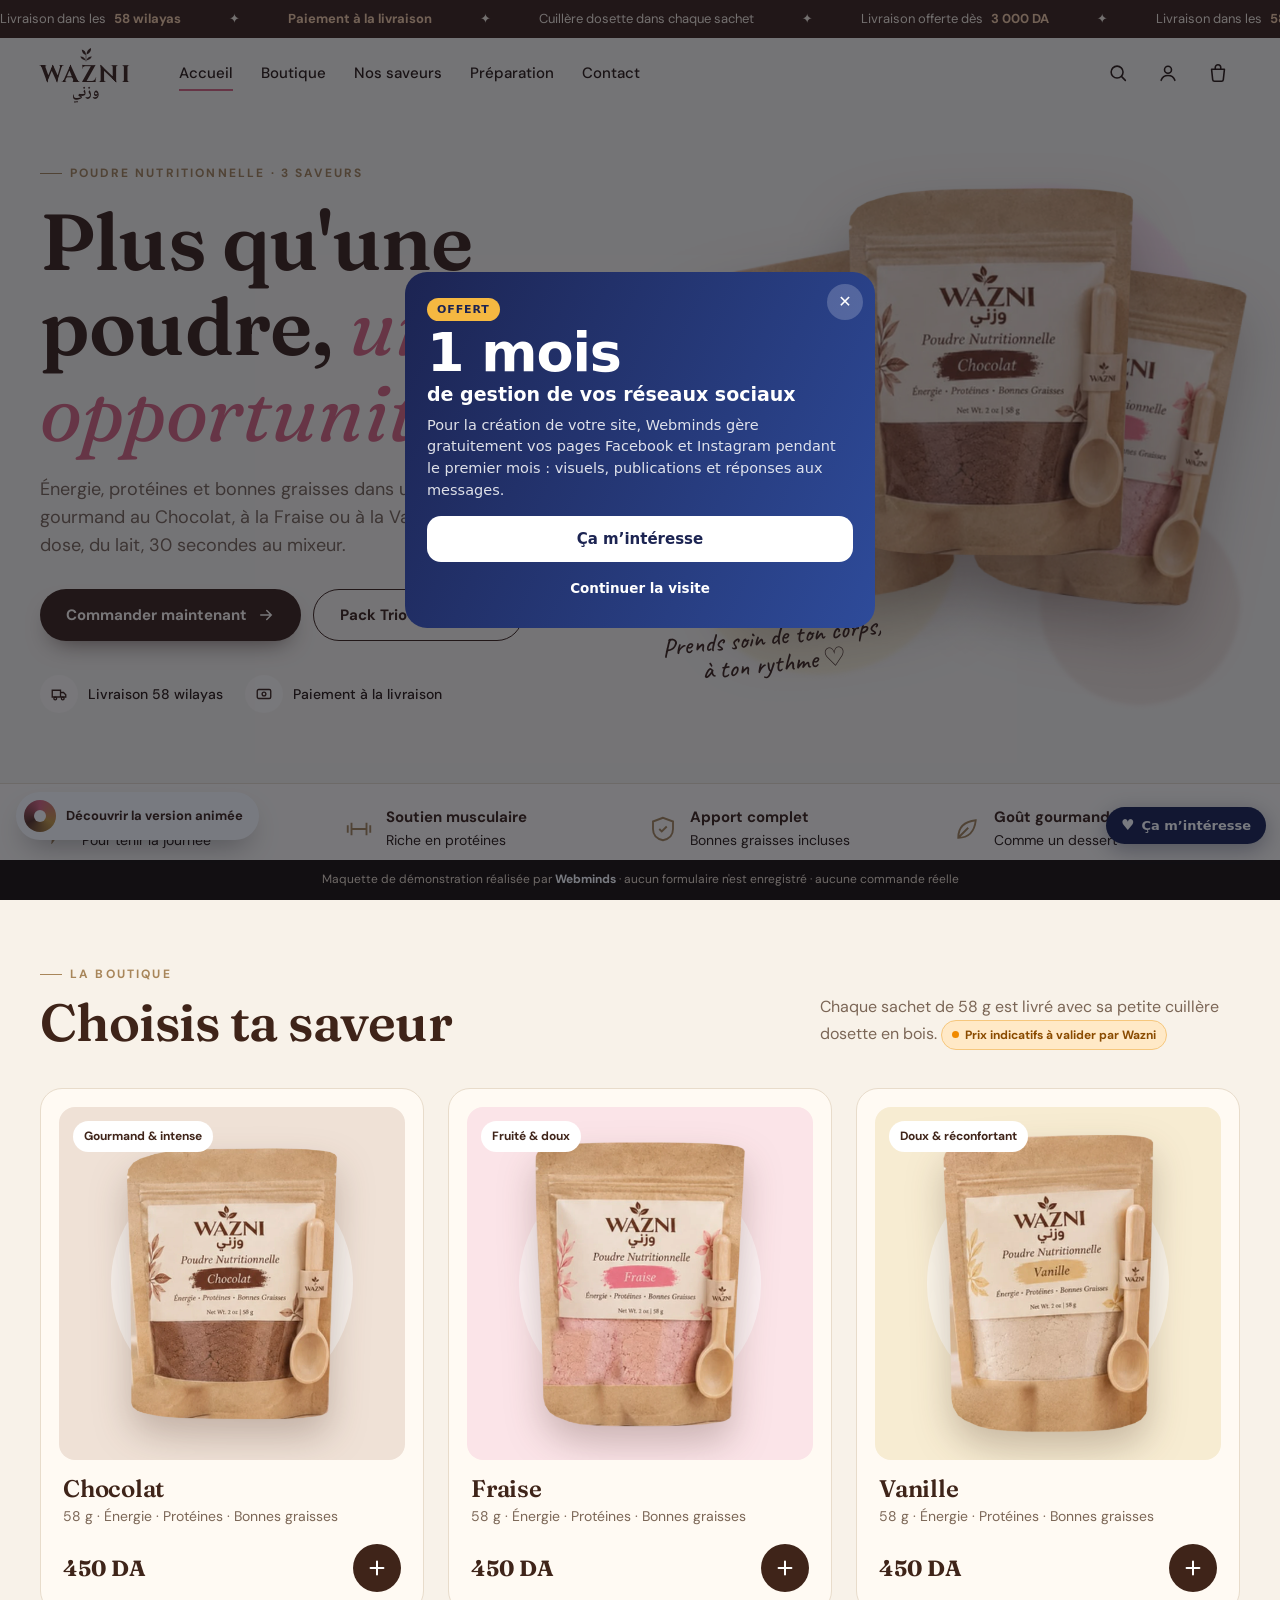
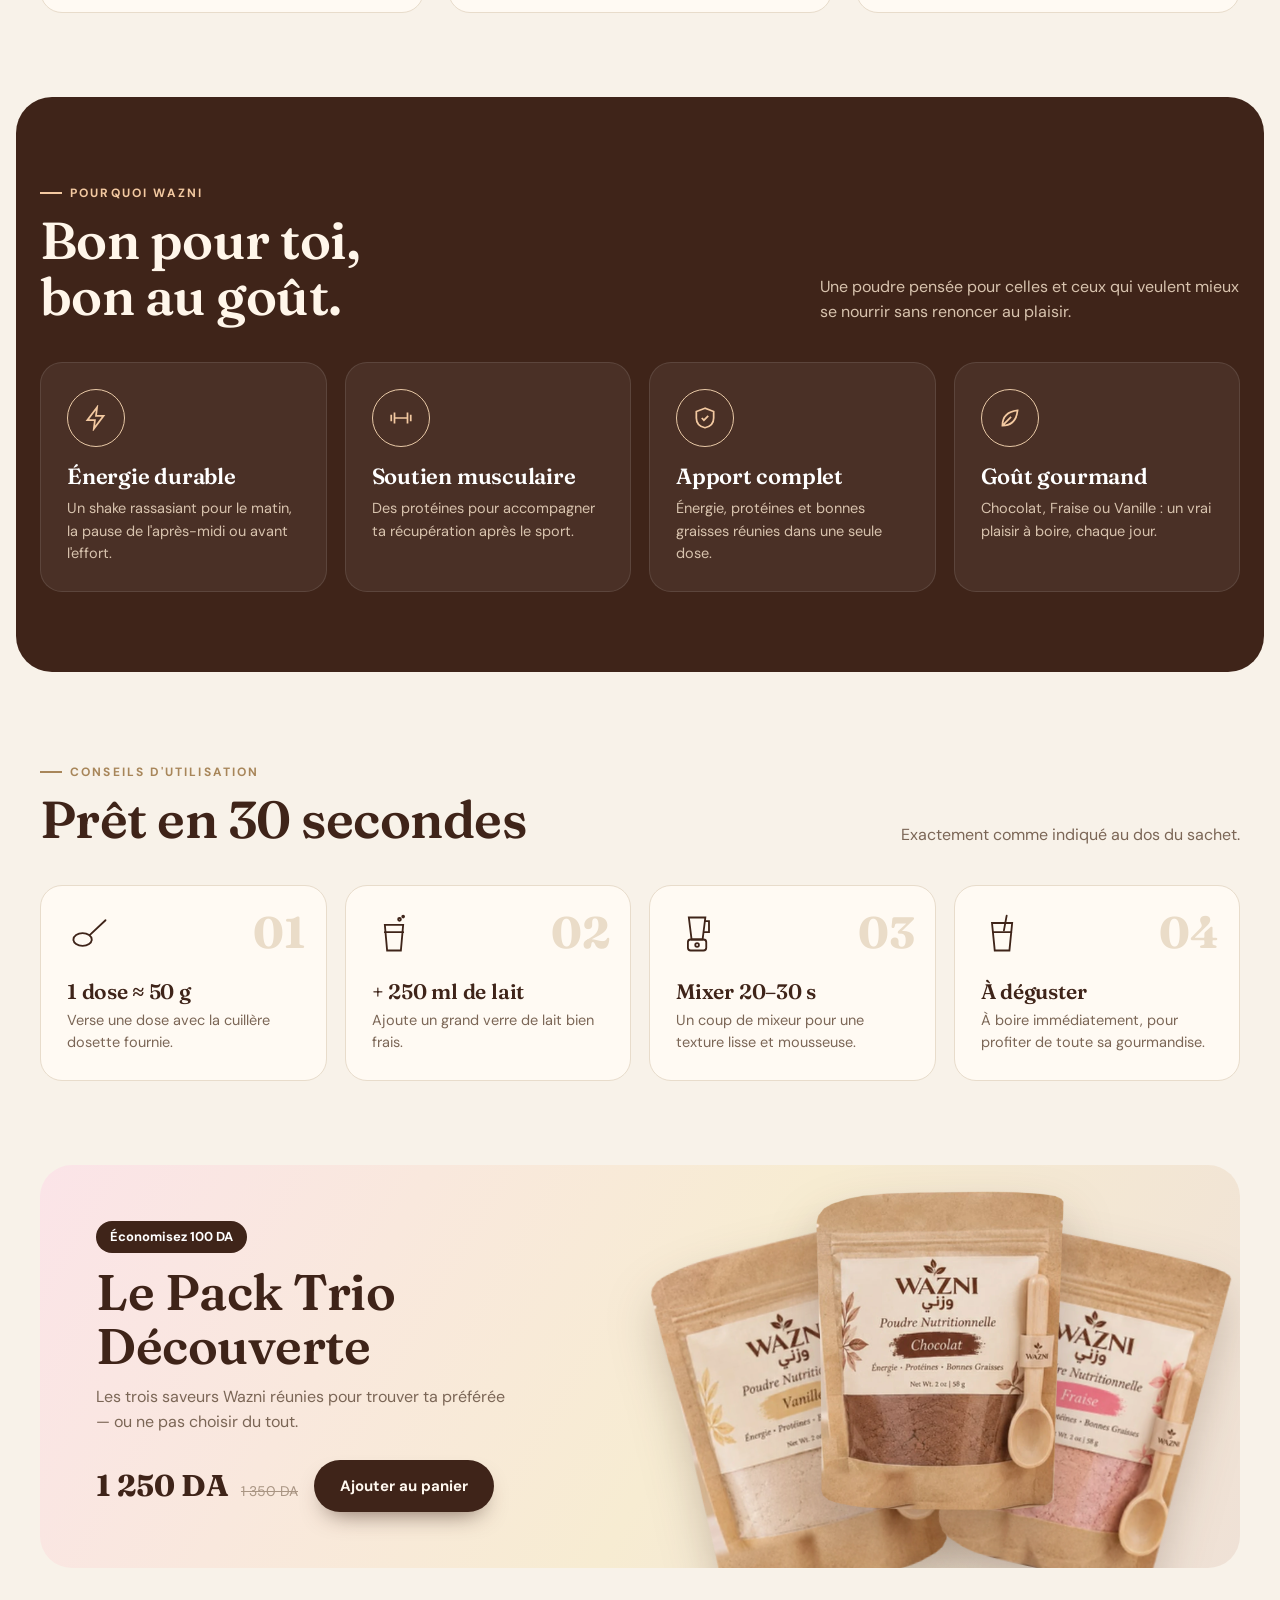
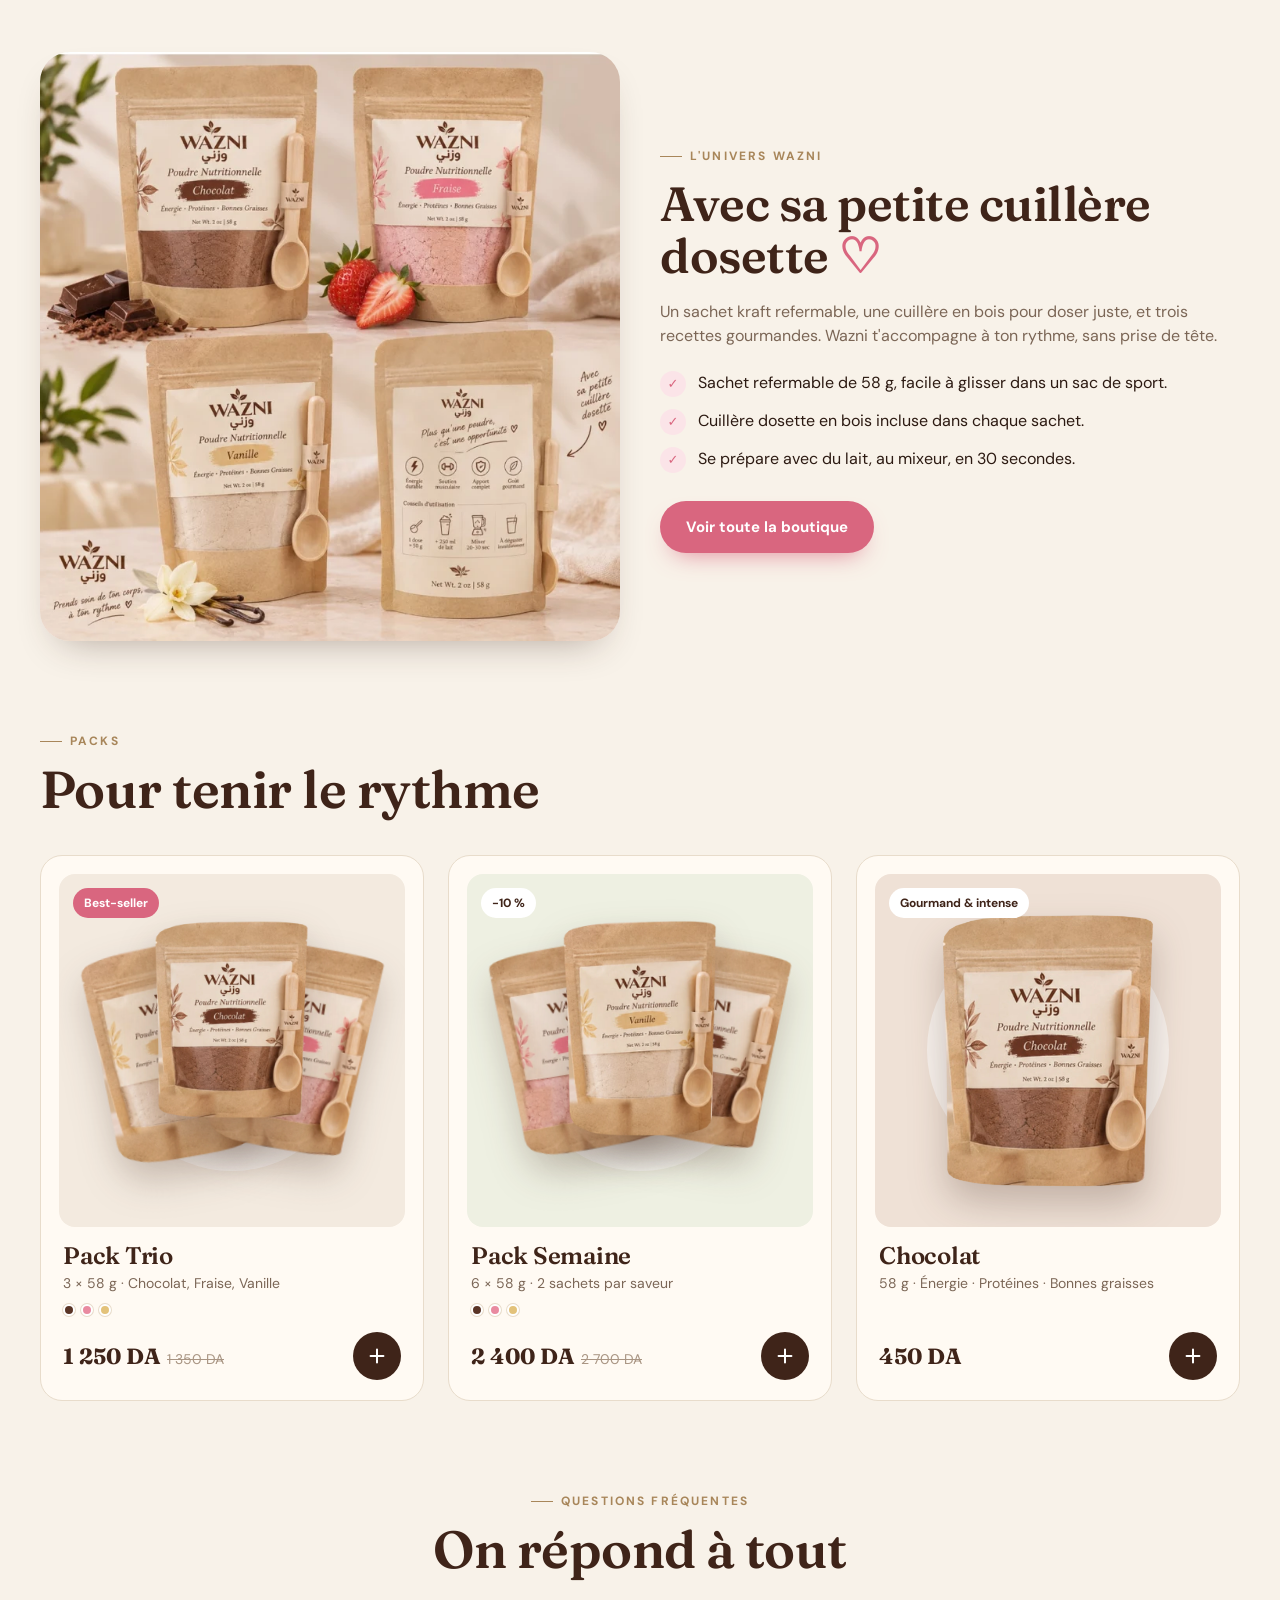
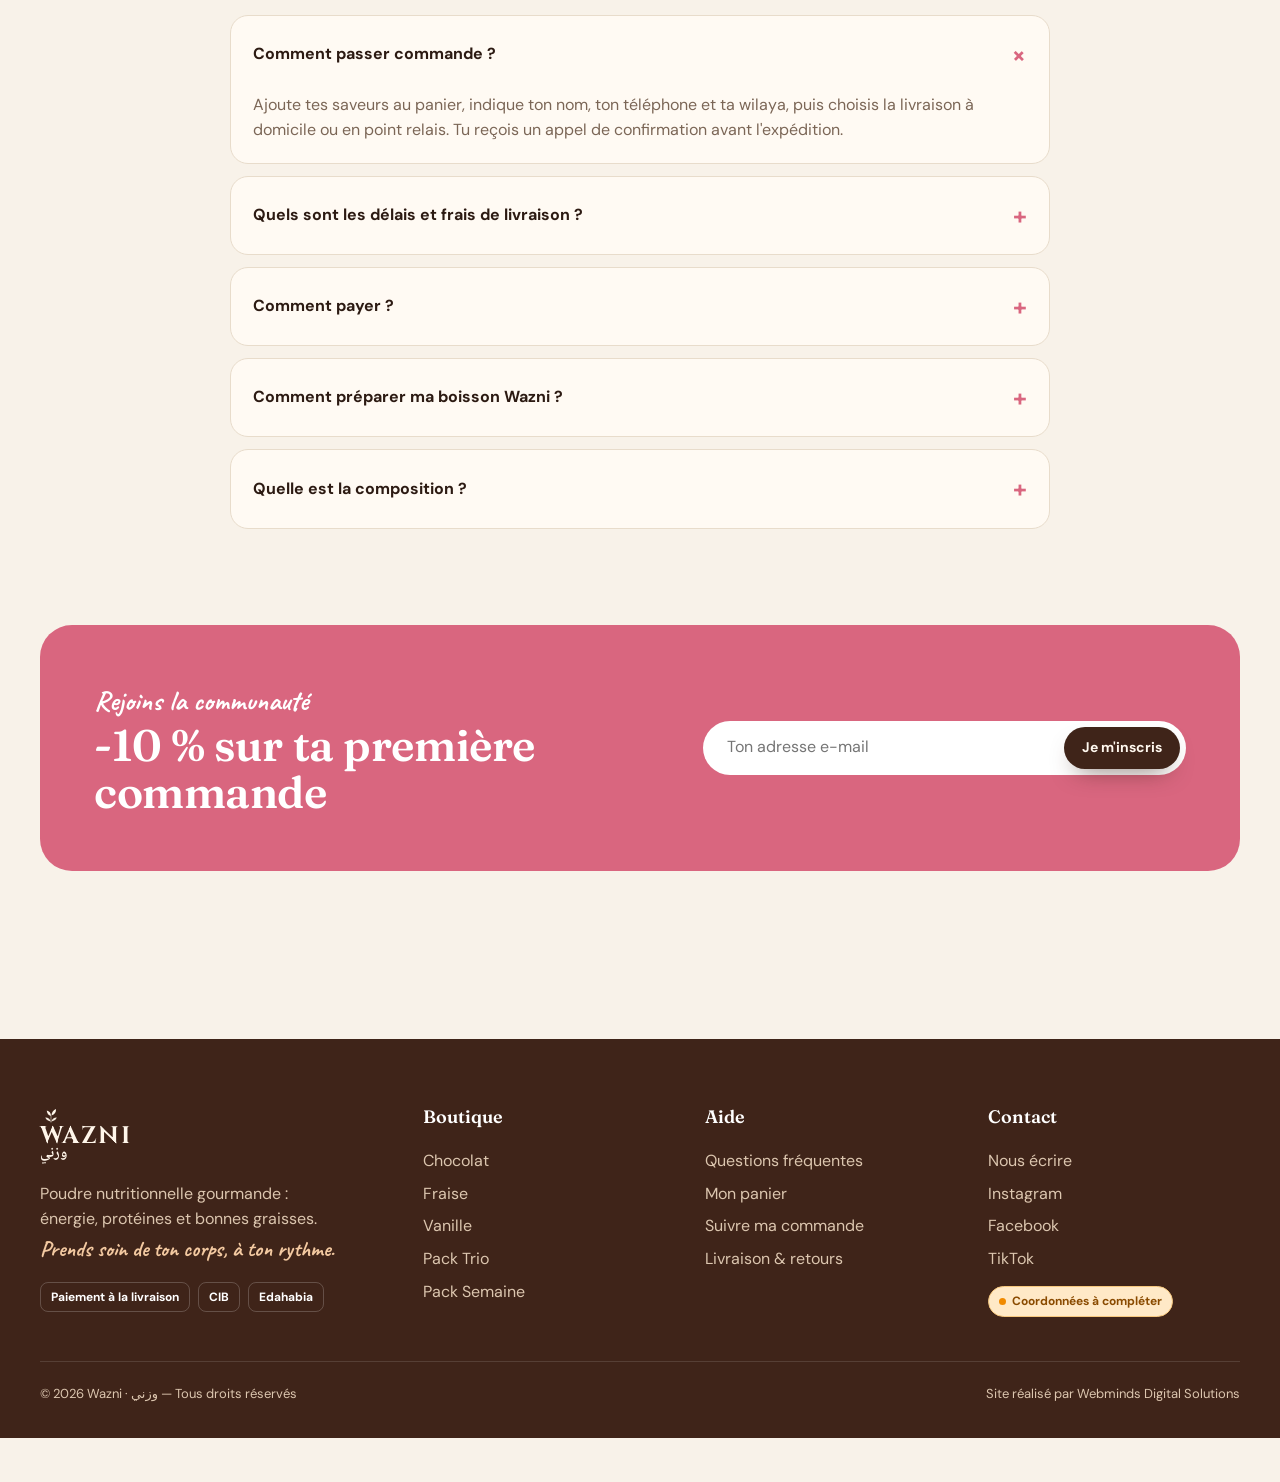
<file: index.html>
<!doctype html>
<html lang="fr">
<head>
<meta charset="utf-8"><meta name="viewport" content="width=device-width,initial-scale=1">
<meta name="robots" content="noindex,nofollow">
<title>Wazni · Poudre nutritionnelle gourmande — Boutique en ligne</title>
<meta name="description" content="Wazni : poudre nutritionnelle Chocolat, Fraise et Vanille. Énergie, protéines, bonnes graisses. Livraison 58 wilayas, paiement à la livraison.">
<link rel="stylesheet" href="assets/fonts.css"><link rel="stylesheet" href="assets/v1.css">
</head>
<body>

<section class="hero">
  <div class="wrap">
    <div class="rv">
      <span class="eyebrow">Poudre nutritionnelle · 3 saveurs</span>
      <h1 style="margin-top:16px">Plus qu'une poudre, <em>une opportunité.</em></h1>
      <p class="lead">Énergie, protéines et bonnes graisses dans un shake gourmand au Chocolat, à la Fraise ou à la Vanille. Une dose, du lait, 30 secondes au mixeur.</p>
      <div class="ctas">
        <a href="boutique.html" class="btn btn-dark">Commander maintenant <svg viewBox="0 0 24 24" fill="none" stroke="currentColor" stroke-width="2" stroke-linecap="round"><path d="M5 12h14M13 6l6 6-6 6"/></svg></a>
        <a href="produit.html?id=trio" class="btn btn-ghost">Pack Trio découverte</a>
      </div>
      <div class="mini">
        <div><i><svg viewBox="0 0 24 24" fill="none" stroke="currentColor" stroke-width="1.8"><path d="M3 7h11v9H3zM14 10h4l3 3v3h-7z"/><circle cx="7" cy="18" r="1.8"/><circle cx="17" cy="18" r="1.8"/></svg></i>Livraison 58 wilayas</div>
        <div><i><svg viewBox="0 0 24 24" fill="none" stroke="currentColor" stroke-width="1.8"><rect x="3" y="6" width="18" height="12" rx="2"/><circle cx="12" cy="12" r="2.5"/></svg></i>Paiement à la livraison</div>
      </div>
    </div>
    <div class="stage rv">
      <div class="blob b1"></div><div class="blob b2"></div><div class="blob b3"></div>
      <img class="pouch p1" src="assets/img/vanille.webp" alt="Wazni Vanille">
      <img class="pouch p2 float" src="assets/img/chocolat.webp" alt="Wazni Chocolat">
      <img class="pouch p3" src="assets/img/fraise.webp" alt="Wazni Fraise">
      <div class="note n1">Prends soin de ton corps,<br>à ton rythme ♡</div>
    </div>
  </div>
</section>

<div class="trust">
  <div class="wrap">
    <div><svg viewBox="0 0 24 24" fill="none" stroke="currentColor" stroke-width="1.5"><path d="M13 2 4 14h7l-1 8 9-12h-7z"/></svg><span><b>Énergie durable</b>Pour tenir la journée</span></div>
    <div><svg viewBox="0 0 24 24" fill="none" stroke="currentColor" stroke-width="1.5"><path d="M3 9v6M6 7v10M18 7v10M21 9v6M6 12h12"/></svg><span><b>Soutien musculaire</b>Riche en protéines</span></div>
    <div><svg viewBox="0 0 24 24" fill="none" stroke="currentColor" stroke-width="1.5"><path d="M12 3 4 6v6c0 5 3.4 8 8 9 4.6-1 8-4 8-9V6z"/><path d="m9 12 2 2 4-4"/></svg><span><b>Apport complet</b>Bonnes graisses incluses</span></div>
    <div><svg viewBox="0 0 24 24" fill="none" stroke="currentColor" stroke-width="1.5"><path d="M5 19c0-8 5-13 14-14-1 9-6 14-14 14zM5 19 13 11"/></svg><span><b>Goût gourmand</b>Comme un dessert</span></div>
  </div>
</div>

<section id="saveurs">
  <div class="wrap">
    <div class="sec-head rv">
      <div><span class="eyebrow">La boutique</span><h2>Choisis ta saveur</h2></div>
      <p>Chaque sachet de 58 g est livré avec sa petite cuillère dosette en bois. <span class="tovalid">Prix indicatifs à valider par Wazni</span></p>
    </div>
    <div class="grid" data-grid="chocolat,fraise,vanille"></div>
  </div>
</section>

<section class="benef">
  <div class="wrap">
    <div class="sec-head rv">
      <div><span class="eyebrow" style="color:#f3c9a1">Pourquoi Wazni</span><h2>Bon pour toi,<br>bon au goût.</h2></div>
      <p>Une poudre pensée pour celles et ceux qui veulent mieux se nourrir sans renoncer au plaisir.</p>
    </div>
    <div class="grid4">
      <div class="it rv"><i><svg viewBox="0 0 24 24" fill="none" stroke="currentColor" stroke-width="1.6"><path d="M13 2 4 14h7l-1 8 9-12h-7z"/></svg></i><h3>Énergie durable</h3><p>Un shake rassasiant pour le matin, la pause de l'après-midi ou avant l'effort.</p></div>
      <div class="it rv"><i><svg viewBox="0 0 24 24" fill="none" stroke="currentColor" stroke-width="1.6"><path d="M3 9v6M6 7v10M18 7v10M21 9v6M6 12h12"/></svg></i><h3>Soutien musculaire</h3><p>Des protéines pour accompagner ta récupération après le sport.</p></div>
      <div class="it rv"><i><svg viewBox="0 0 24 24" fill="none" stroke="currentColor" stroke-width="1.6"><path d="M12 3 4 6v6c0 5 3.4 8 8 9 4.6-1 8-4 8-9V6z"/><path d="m9 12 2 2 4-4"/></svg></i><h3>Apport complet</h3><p>Énergie, protéines et bonnes graisses réunies dans une seule dose.</p></div>
      <div class="it rv"><i><svg viewBox="0 0 24 24" fill="none" stroke="currentColor" stroke-width="1.6"><path d="M5 19c0-8 5-13 14-14-1 9-6 14-14 14zM5 19 13 11"/></svg></i><h3>Goût gourmand</h3><p>Chocolat, Fraise ou Vanille : un vrai plaisir à boire, chaque jour.</p></div>
    </div>
  </div>
</section>

<section id="preparer">
  <div class="wrap">
    <div class="sec-head rv">
      <div><span class="eyebrow">Conseils d'utilisation</span><h2>Prêt en 30 secondes</h2></div>
      <p>Exactement comme indiqué au dos du sachet.</p>
    </div>
    <div class="steps">
      <div class="step rv"><svg viewBox="0 0 48 48" fill="none" stroke="currentColor" stroke-width="2" stroke-linecap="round"><ellipse cx="17" cy="30" rx="10" ry="7"/><path d="M25 25 42 9"/></svg><h3>1 dose ≈ 50 g</h3><p>Verse une dose avec la cuillère dosette fournie.</p></div>
      <div class="step rv"><svg viewBox="0 0 48 48" fill="none" stroke="currentColor" stroke-width="2" stroke-linecap="round"><path d="M14 14h20l-2.5 28h-15z"/><path d="M14 22h20"/><circle cx="30" cy="8" r="1.5"/><circle cx="34" cy="5" r="1"/></svg><h3>+ 250 ml de lait</h3><p>Ajoute un grand verre de lait bien frais.</p></div>
      <div class="step rv"><svg viewBox="0 0 48 48" fill="none" stroke="currentColor" stroke-width="2" stroke-linecap="round"><path d="M14 6h18l-3 24H17z"/><path d="M32 10h4v12h-5"/><rect x="13" y="30" width="20" height="12" rx="3"/><circle cx="23" cy="36" r="2"/></svg><h3>Mixer 20–30 s</h3><p>Un coup de mixeur pour une texture lisse et mousseuse.</p></div>
      <div class="step rv"><svg viewBox="0 0 48 48" fill="none" stroke="currentColor" stroke-width="2" stroke-linecap="round"><path d="M12 12h22l-3 30H15z"/><path d="M13 22h20"/><path d="m28 4-3 16"/></svg><h3>À déguster</h3><p>À boire immédiatement, pour profiter de toute sa gourmandise.</p></div>
    </div>
  </div>
</section>

<section style="padding-top:0">
  <div class="wrap">
    <div class="promo rv">
      <div class="txt">
        <span class="save">Économisez 100 DA</span>
        <h2>Le Pack Trio Découverte</h2>
        <p>Les trois saveurs Wazni réunies pour trouver ta préférée — ou ne pas choisir du tout.</p>
        <div style="display:flex;align-items:center;gap:16px;flex-wrap:wrap"><span class="price" style="font-size:30px">1 250 DA <s>1 350 DA</s></span>
        <button class="btn btn-dark" data-add="trio">Ajouter au panier</button></div>
      </div>
      <div class="vis"><img src="assets/img/vanille.webp" alt=""><img src="assets/img/chocolat.webp" alt=""><img src="assets/img/fraise.webp" alt=""></div>
    </div>
  </div>
</section>

<section style="padding-top:0">
  <div class="wrap life">
    <div class="ph rv"><img src="assets/img/lifestyle.webp" alt="La gamme Wazni : Chocolat, Fraise, Vanille"></div>
    <div class="rv">
      <span class="eyebrow">L'univers Wazni</span>
      <h2>Avec sa petite cuillère dosette <span class="hand" style="font-size:1em">♡</span></h2>
      <p style="color:var(--muted)">Un sachet kraft refermable, une cuillère en bois pour doser juste, et trois recettes gourmandes. Wazni t'accompagne à ton rythme, sans prise de tête.</p>
      <ul>
        <li><i>✓</i><span>Sachet refermable de 58 g, facile à glisser dans un sac de sport.</span></li>
        <li><i>✓</i><span>Cuillère dosette en bois incluse dans chaque sachet.</span></li>
        <li><i>✓</i><span>Se prépare avec du lait, au mixeur, en 30 secondes.</span></li>
      </ul>
      <a href="boutique.html" class="btn btn-pink">Voir toute la boutique</a>
    </div>
  </div>
</section>

<section style="padding-top:0">
  <div class="wrap">
    <div class="sec-head rv"><div><span class="eyebrow">Packs</span><h2>Pour tenir le rythme</h2></div></div>
    <div class="grid" data-grid="trio,semaine,chocolat"></div>
  </div>
</section>

<section id="faq" style="padding-top:0">
  <div class="wrap">
    <div class="sec-head rv" style="justify-content:center;text-align:center"><div><span class="eyebrow">Questions fréquentes</span><h2>On répond à tout</h2></div></div>
    <div class="faq rv">
      <details open><summary>Comment passer commande ?</summary><p>Ajoute tes saveurs au panier, indique ton nom, ton téléphone et ta wilaya, puis choisis la livraison à domicile ou en point relais. Tu reçois un appel de confirmation avant l'expédition.</p></details>
      <details><summary>Quels sont les délais et frais de livraison ?</summary><p>Livraison dans les 58 wilayas. Les frais dépendent de ta wilaya et sont affichés avant de valider. Livraison offerte dès 3 000 DA d'achat. <span class="tovalid">Délais et tarifs à valider par Wazni</span></p></details>
      <details><summary>Comment payer ?</summary><p>Paiement en espèces à la livraison, au moment où tu reçois ton colis. Le paiement par carte CIB / Edahabia peut être activé sur le site final.</p></details>
      <details><summary>Comment préparer ma boisson Wazni ?</summary><p>1 dose (environ 50 g) + 250 ml de lait, mixer 20 à 30 secondes et déguster immédiatement.</p></details>
      <details><summary>Quelle est la composition ?</summary><p>La fiche ingrédients et les valeurs nutritionnelles détaillées seront reprises de l'emballage officiel. <span class="tovalid">À fournir par Wazni</span></p></details>
    </div>
  </div>
</section>

<section style="padding-top:0">
  <div class="wrap">
    <div class="news rv">
      <div><span class="hand" style="color:#fff;font-size:28px">Rejoins la communauté</span><h2>-10 % sur ta première commande</h2></div>
      <form onsubmit="event.preventDefault();Wazni.toast('Merci ! (démo : aucune inscription enregistrée)');this.reset()"><input type="email" required placeholder="Ton adresse e-mail"><button class="btn btn-dark btn-sm">Je m'inscris</button></form>
    </div>
  </div>
</section>

<script src="assets/cart.js"></script>
<script src="assets/v1-layout.js"></script>
<script src="assets/v1-cards.js"></script><script data-wml>(function(){if(window.__wmL)return;window.__wmL=1;
var C={"p": "Wazni", "mail": null, "wa": "213797372452", "v": [["/", "Version corporate", "Claire et rassurante"], ["/v2/", "Version moderne", "Immersive et animée"]]};
function ready(f){document.readyState==='loading'?document.addEventListener('DOMContentLoaded',f):f()}
ready(function(){
var css='.wmL-b{position:fixed;right:14px;bottom:calc(56px + env(safe-area-inset-bottom));z-index:2147483000;border:0;border-radius:999px;background:#1C2452;color:#fff;font:700 13px/1 system-ui,-apple-system,Segoe UI,Roboto,sans-serif;padding:11px 15px;box-shadow:0 6px 22px rgba(20,30,60,.35);cursor:pointer;display:flex;align-items:center;gap:7px}'
+'@media(max-width:520px){.wmL-b{bottom:calc(112px + env(safe-area-inset-bottom));font-size:12.5px;padding:10px 13px}}'
+'.wmL-m{position:fixed;inset:0;z-index:2147483001;background:rgba(10,14,25,.55);display:none;align-items:flex-end;justify-content:center;font-family:system-ui,-apple-system,Segoe UI,Roboto,sans-serif}.wmL-m.on{display:flex}@media(min-width:700px){.wmL-m{align-items:center;padding:20px}}'
+'.wmL-x{box-sizing:border-box;position:relative;background:#fff;color:#1C2452;width:100%;max-width:470px;max-height:92vh;overflow:auto;border-radius:22px 22px 0 0;padding:24px 22px calc(22px + env(safe-area-inset-bottom));text-align:left}@media(min-width:700px){.wmL-x{border-radius:22px}}'
+'.wmL-x *{box-sizing:border-box}.wmL-c{position:absolute;top:12px;right:12px;width:36px;height:36px;border:0;border-radius:50%;background:#F0F2F1;font-size:16px;cursor:pointer;color:#1C2452}'
+'.wmL-x h3{font:800 26px/1.1 system-ui,-apple-system,sans-serif;margin:4px 40px 10px 0;color:inherit}.wmL-x p{margin:0 0 14px;line-height:1.5;font-size:14.5px;opacity:.85}'
+'.wmL-o{background:linear-gradient(115deg,#1C2452,#2E4B9A);color:#fff}.wmL-o .wmL-c{background:rgba(255,255,255,.2);color:#fff}.wmL-big{font:900 54px/.95 system-ui,-apple-system,sans-serif;letter-spacing:-.02em;margin:6px 0 2px}.wmL-big small{display:block;font-size:19px;font-weight:700;letter-spacing:0;margin-top:6px}'
+'.wmL-tag{display:inline-block;background:#F5B841;color:#1C2452;font:800 11px system-ui,sans-serif;letter-spacing:.08em;border-radius:999px;padding:5px 10px}'
+'.wmL-btn{display:flex;align-items:center;justify-content:center;width:100%;border:0;border-radius:14px;padding:14px;font:800 15px system-ui,-apple-system,sans-serif;cursor:pointer;margin-top:8px}.wmL-w{background:#fff;color:#1C2452}.wmL-g{background:#1FAF55;color:#fff}.wmL-n{background:#1C2452;color:#fff}.wmL-l{background:transparent;color:inherit;font-weight:600;font-size:13.5px;padding:10px}'
+'.wmL-s{font:700 11.5px system-ui,sans-serif;text-transform:uppercase;letter-spacing:.06em;opacity:.6;margin:12px 0 8px}.wmL-ch{display:grid;gap:8px}.wmL-ch label{display:flex;align-items:center;gap:10px;border:1.5px solid #E2E6E3;border-radius:12px;padding:11px 12px;cursor:pointer;font-size:14px;font-weight:600}.wmL-ch label small{display:block;font-weight:500;opacity:.65;font-size:12px}.wmL-ch input{width:18px;height:18px;flex:none;accent-color:#1FAF55}'
+'.wmL-f{display:grid;gap:8px;margin:12px 0 6px}.wmL-f input{border:1.5px solid #E2E6E3;border-radius:12px;padding:12px;font:500 16px system-ui,sans-serif;color:#1C2452;background:#fff;-webkit-user-select:text!important;user-select:text!important;width:100%}'
+'.wmL-ok{text-align:center}.wmL-ok i{display:grid;place-items:center;width:64px;height:64px;margin:6px auto 12px;border-radius:50%;background:#E8F7EE;color:#1FAF55;font-style:normal;font-size:30px}';
var st=document.createElement('style');st.textContent=css;document.head.appendChild(st);
function ss(k,v){try{if(v===undefined)return sessionStorage.getItem(k);sessionStorage.setItem(k,v)}catch(e){}}
var p=location.pathname,cur=0;C.v.forEach(function(v,i){if(v[0]!=='/'&&p.indexOf(v[0])===0)cur=i});
var off=document.createElement('div');off.className='wmL-m';off.innerHTML='<div class="wmL-x wmL-o" role="dialog" aria-modal="true"><button class="wmL-c" type="button" aria-label="Fermer">✕</button><span class="wmL-tag">OFFERT</span><div class="wmL-big">1 mois<small>de gestion de vos réseaux sociaux</small></div><p style="margin-top:12px">Pour la création de votre site, Webminds gère gratuitement vos pages Facebook et Instagram pendant le premier mois : visuels, publications et réponses aux messages.</p><button class="wmL-btn wmL-w" type="button" data-i>Ça m’intéresse</button><button class="wmL-btn wmL-l" type="button" data-c>Continuer la visite</button></div>';
var ch='';C.v.forEach(function(v,i){ch+='<label><input type="radio" name="wmLv" value="'+v[1]+'"'+(i===cur?' checked':'')+'><span>'+v[1]+(v[2]?'<small>'+v[2]+'</small>':'')+'</span></label>'});
var it=document.createElement('div');it.className='wmL-m';it.innerHTML='<div class="wmL-x" role="dialog" aria-modal="true"><button class="wmL-c" type="button" aria-label="Fermer">✕</button><div data-s1><h3>Cette maquette vous plaît ?</h3><p>Choisissez la version qui vous intéresse : Webminds vous recontacte pour vous la présenter.</p>'+(C.v.length>1?'<div class="wmL-s">La version préférée</div><div class="wmL-ch">'+ch+'</div>':'')+'<div class="wmL-s">En plus</div><div class="wmL-ch"><label><input type="checkbox" value="Gestion des réseaux sociaux (1 mois offert)"><span>Réseaux sociaux<small>1 mois de gestion offert avec le site</small></span></label></div><div class="wmL-f"><input name="n" placeholder="Votre nom" autocomplete="name"><input name="t" type="tel" inputmode="tel" placeholder="Votre téléphone (facultatif)" autocomplete="tel"></div><button class="wmL-btn wmL-g" type="button" data-w>Envoyer sur WhatsApp</button>'+(C.mail?'<button class="wmL-btn wmL-l" type="button" data-e>Envoyer par e-mail</button>':'')+'</div><div class="wmL-ok" data-s2 hidden><i>✓</i><h3 style="margin:0 0 8px">Merci !</h3><p>Votre choix a bien été transmis à Webminds. Nous vous recontactons très vite.</p><button class="wmL-btn wmL-n" type="button" data-c>Continuer la visite</button></div></div>';
document.body.appendChild(off);document.body.appendChild(it);
var b=document.createElement('button');b.type='button';b.className='wmL-b';b.innerHTML='<b style="font-size:15px">♥</b>Ça m’intéresse';document.body.appendChild(b);
function op(m){off.classList.remove('on');it.classList.remove('on');m.classList.add('on')}
[off,it].forEach(function(m){m.addEventListener('click',function(e){if(e.target===m||e.target.closest('.wmL-c')||e.target.closest('[data-c]'))m.classList.remove('on')})});
b.onclick=function(){op(it)};off.querySelector('[data-i]').onclick=function(){op(it)};
function msg(){var v=(it.querySelector('input[name=wmLv]:checked')||{}).value||C.v[cur][1],x=[].map.call(it.querySelectorAll('input[type=checkbox]:checked'),function(c){return c.value}),n=it.querySelector('[name=n]').value.trim(),t=it.querySelector('[name=t]').value.trim();
 return{v:v,x:x,n:n,t:t,txt:'Bonjour Webminds, la maquette '+C.p+' m’intéresse.\nVersion préférée : '+v+(x.length?'\nEn plus : '+x.join(', '):'')+(n?'\nNom : '+n:'')+(t?'\nTéléphone : '+t:'')+'\nLien : '+location.origin+C.v[cur][0]}}
function mail(m){if(!C.mail)return;try{fetch('https://formsubmit.co/ajax/'+C.mail,{method:'POST',keepalive:true,headers:{'Content-Type':'application/json','Accept':'application/json'},body:JSON.stringify({_subject:'Maquette '+C.p+' : intéressé ('+m.v+')',Prospect:C.p,Version:m.v,Options:m.x.join(', ')||'-',Nom:m.n||'-',Telephone:m.t||'-',Lien:location.origin+C.v[cur][0],_template:'table',_captcha:'false'})}).catch(function(){})}catch(e){}}
function done(){it.querySelector('[data-s1]').hidden=true;it.querySelector('[data-s2]').hidden=false;ss('wmL-sent','1')}
it.querySelector('[data-w]').onclick=function(){var m=msg();mail(m);done();location.href='https://wa.me/'+C.wa+'?text='+encodeURIComponent(m.txt)};
var e=it.querySelector('[data-e]');if(e)e.onclick=function(){mail(msg());done()};
var sh=ss('wmL-off');addEventListener('scroll',function(){var r=(scrollY+innerHeight)/document.documentElement.scrollHeight;
 if(!sh&&scrollY>500&&r>.3){sh=1;ss('wmL-off','1');op(off)}
 if(!ss('wmL-it')&&!ss('wmL-sent')&&sh&&r>.92&&!off.classList.contains('on')){ss('wmL-it','1');op(it)}},{passive:true});
});})();
</script></body>
</html>
</file>
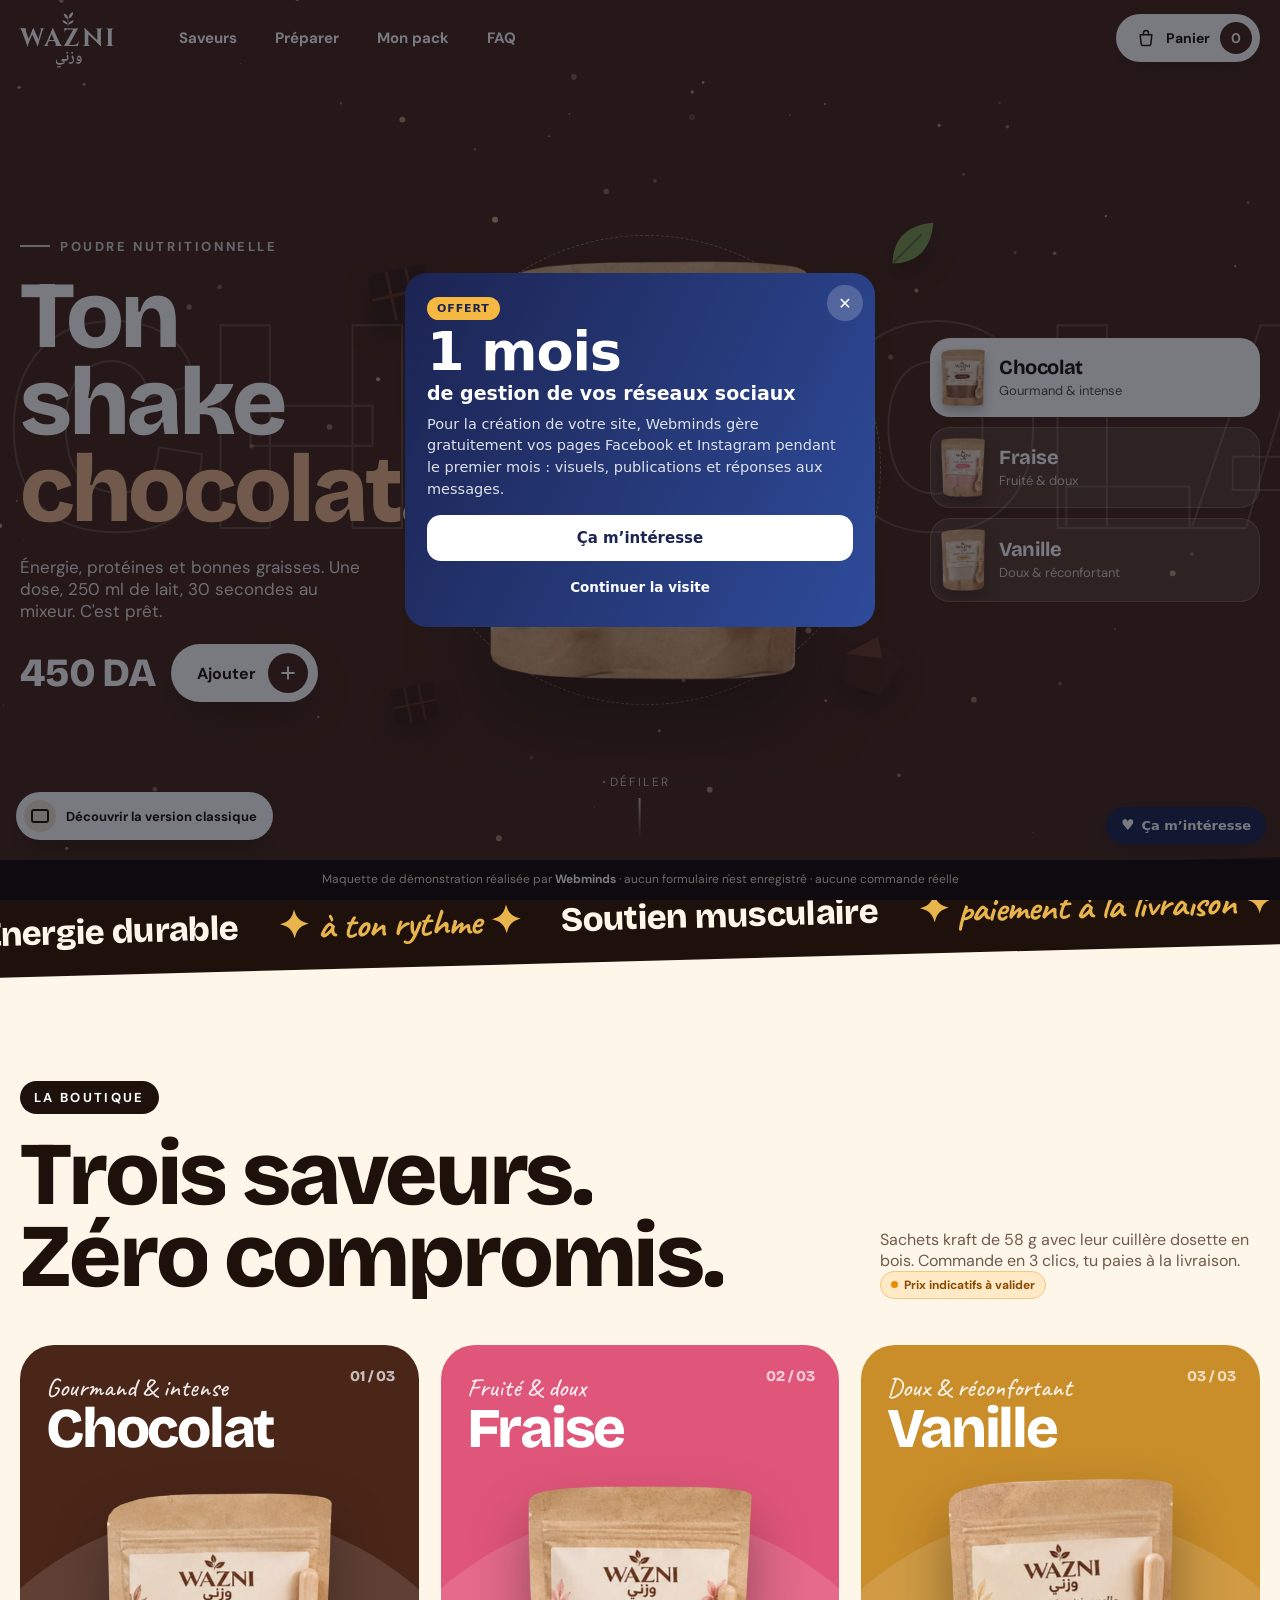
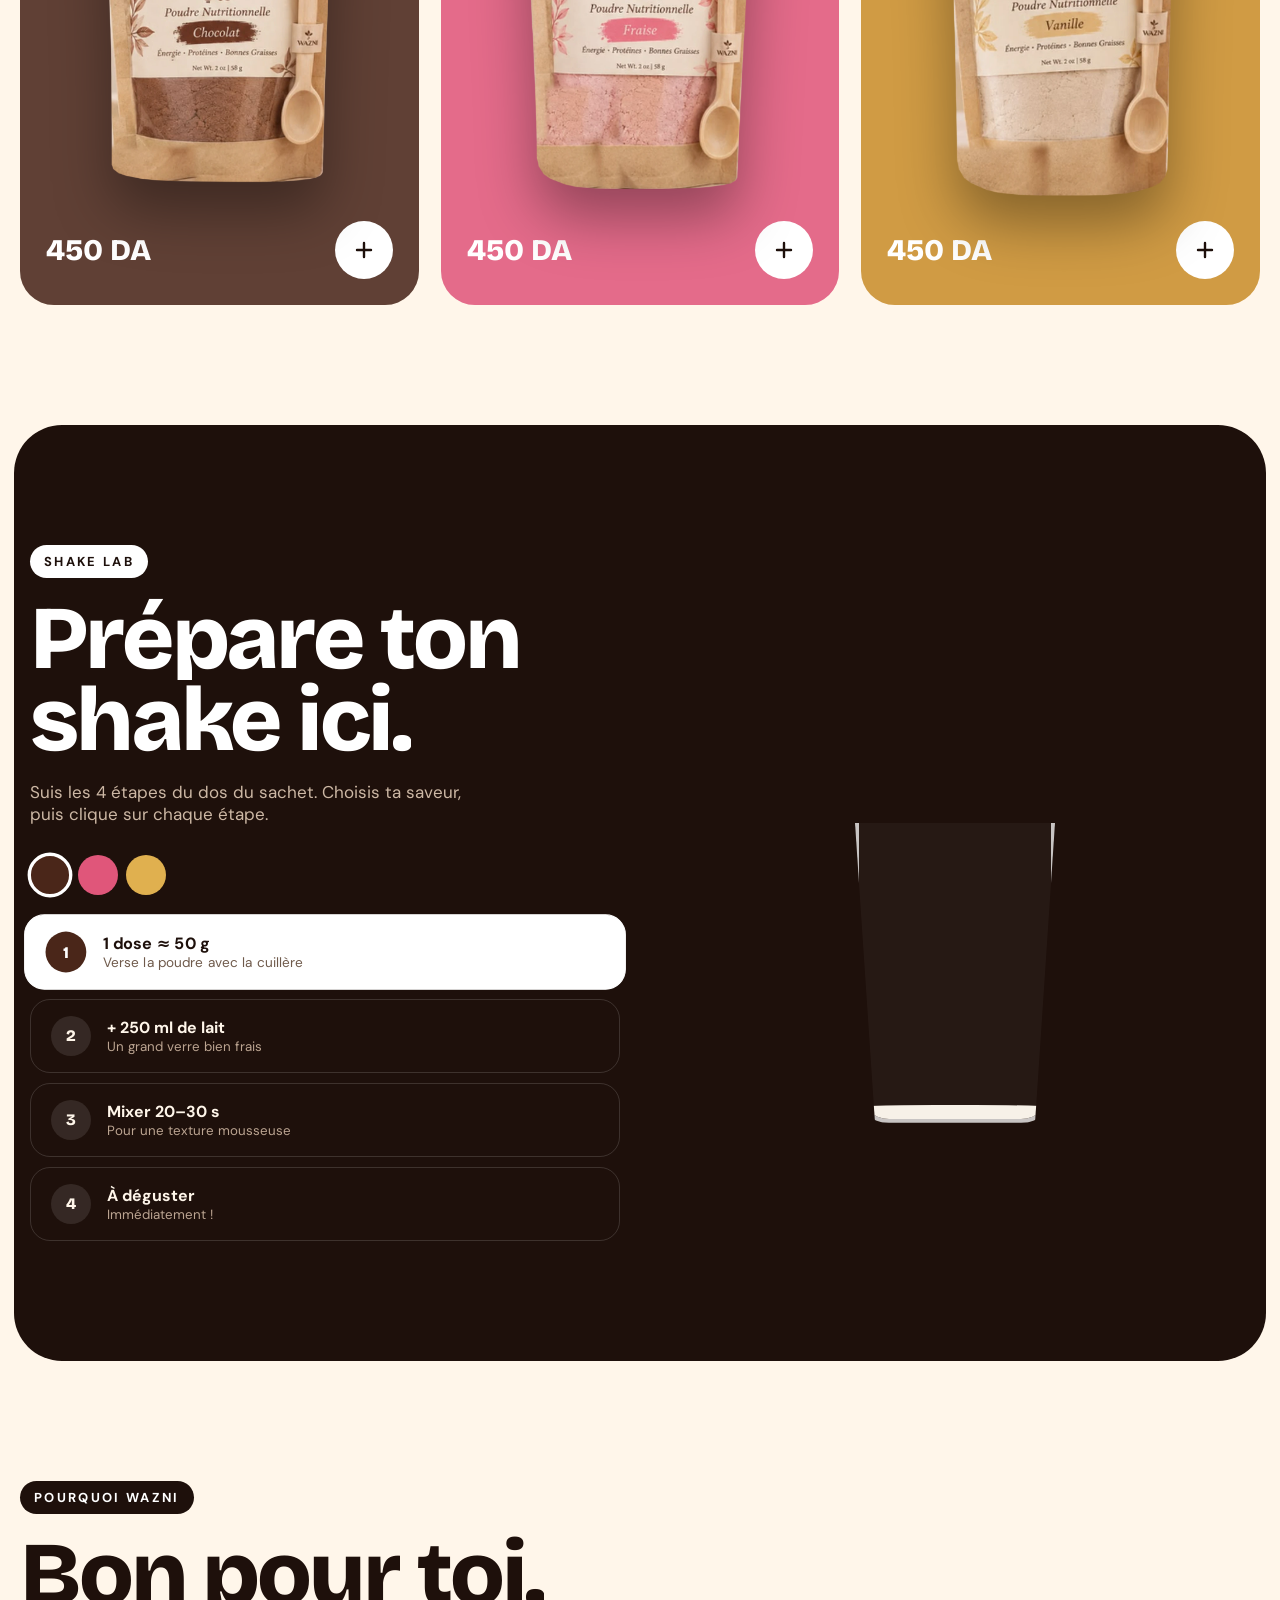
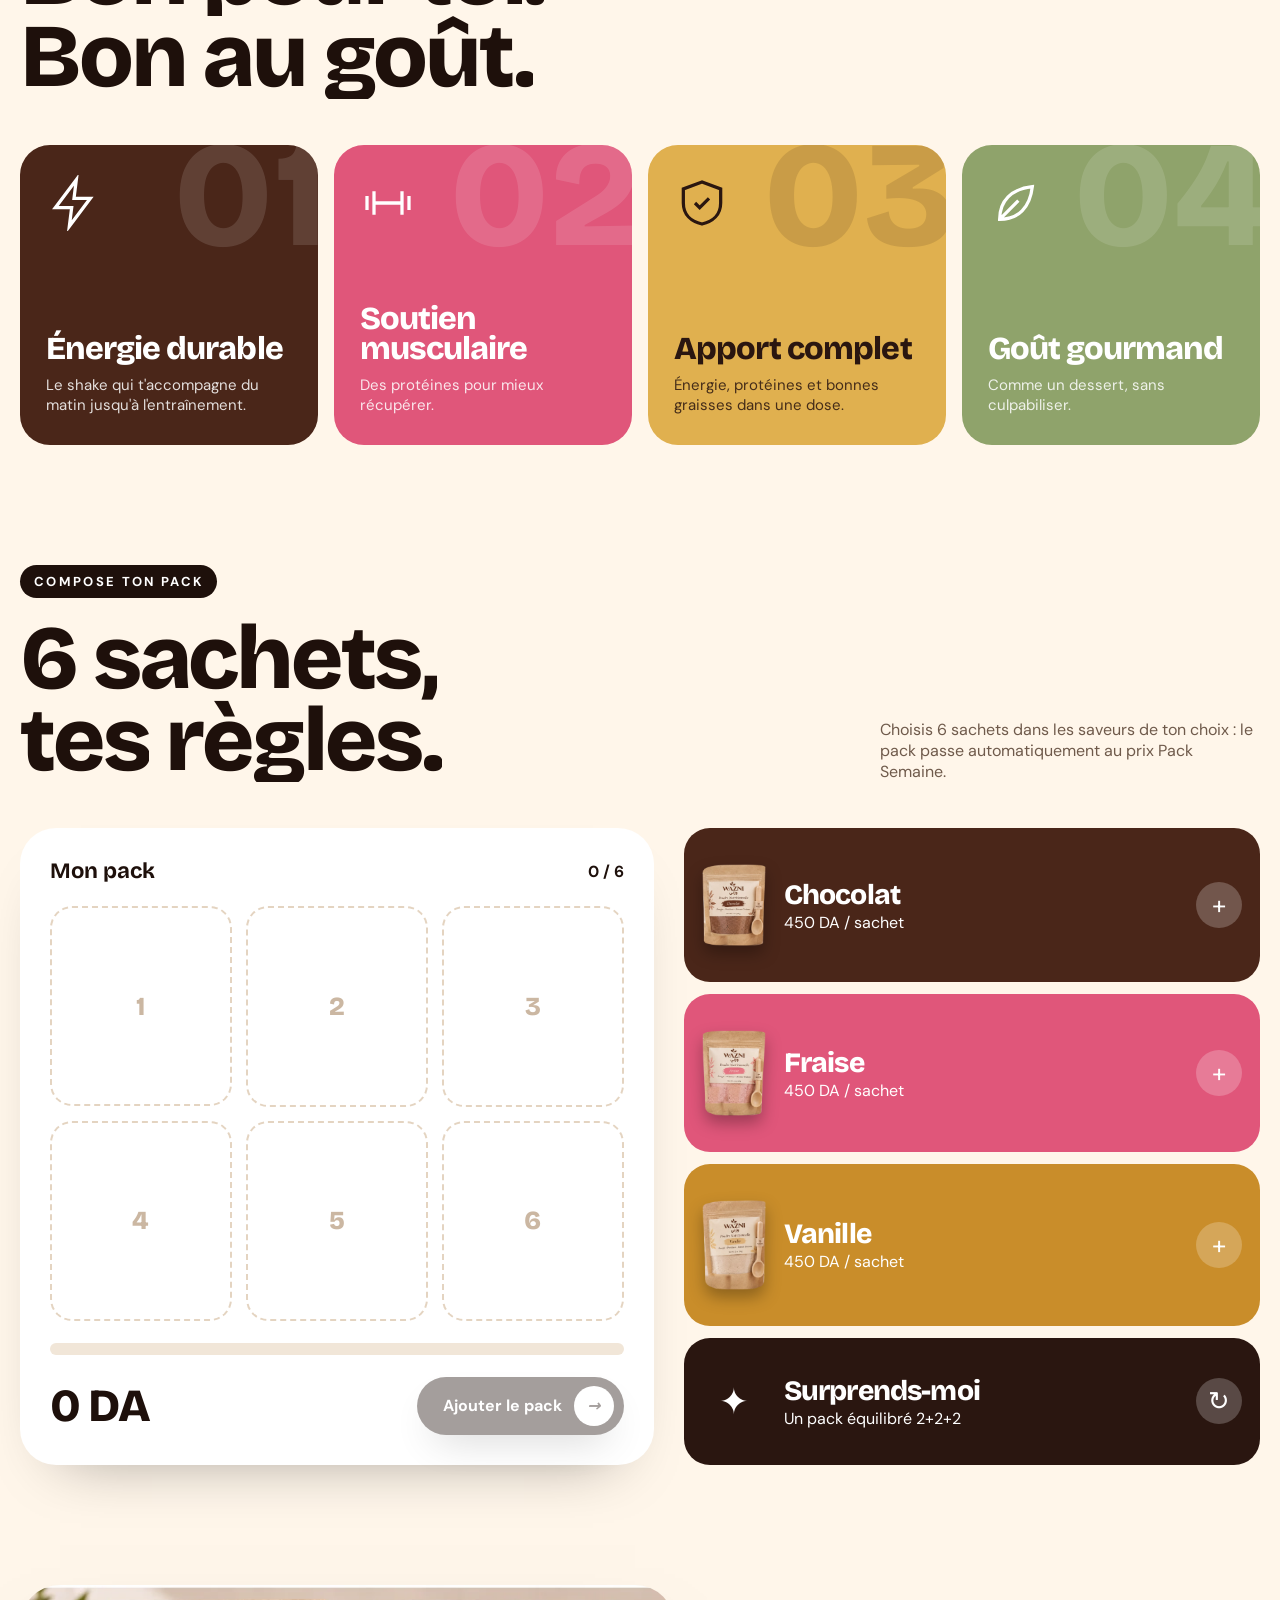
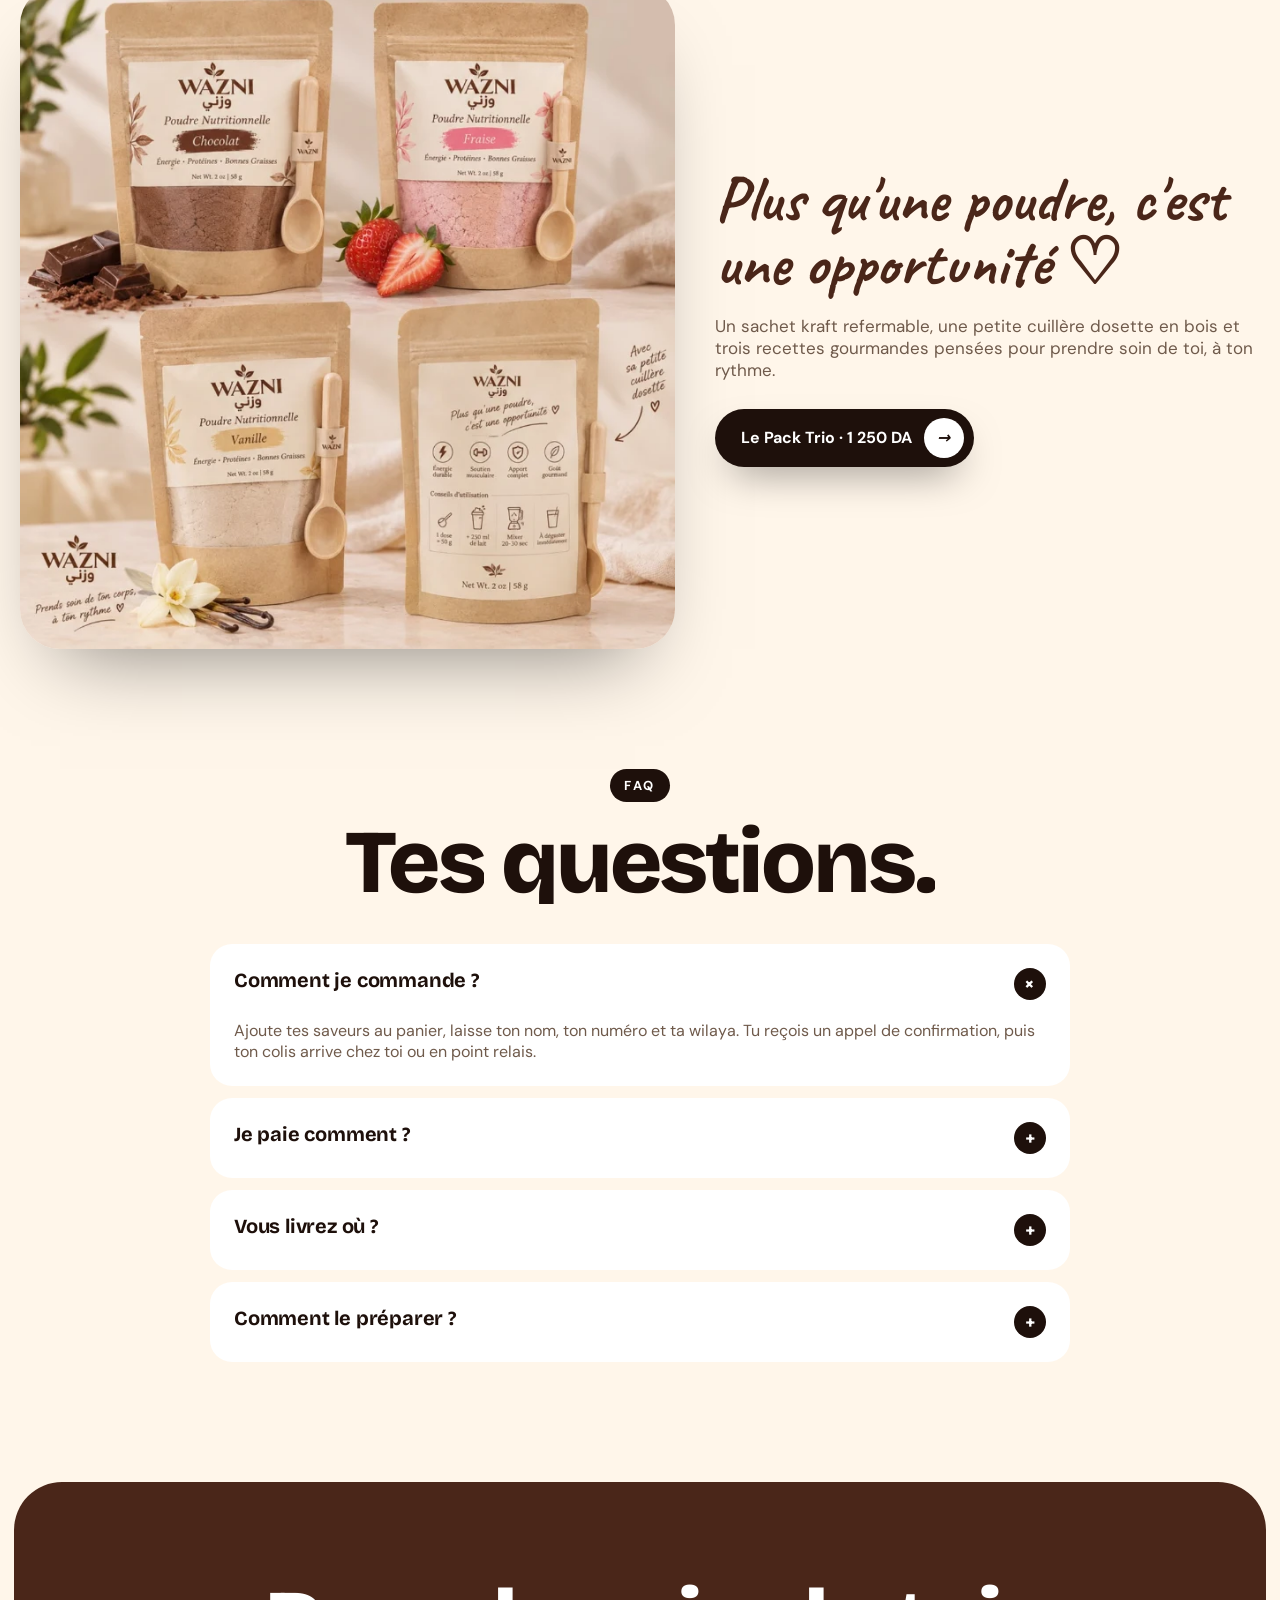
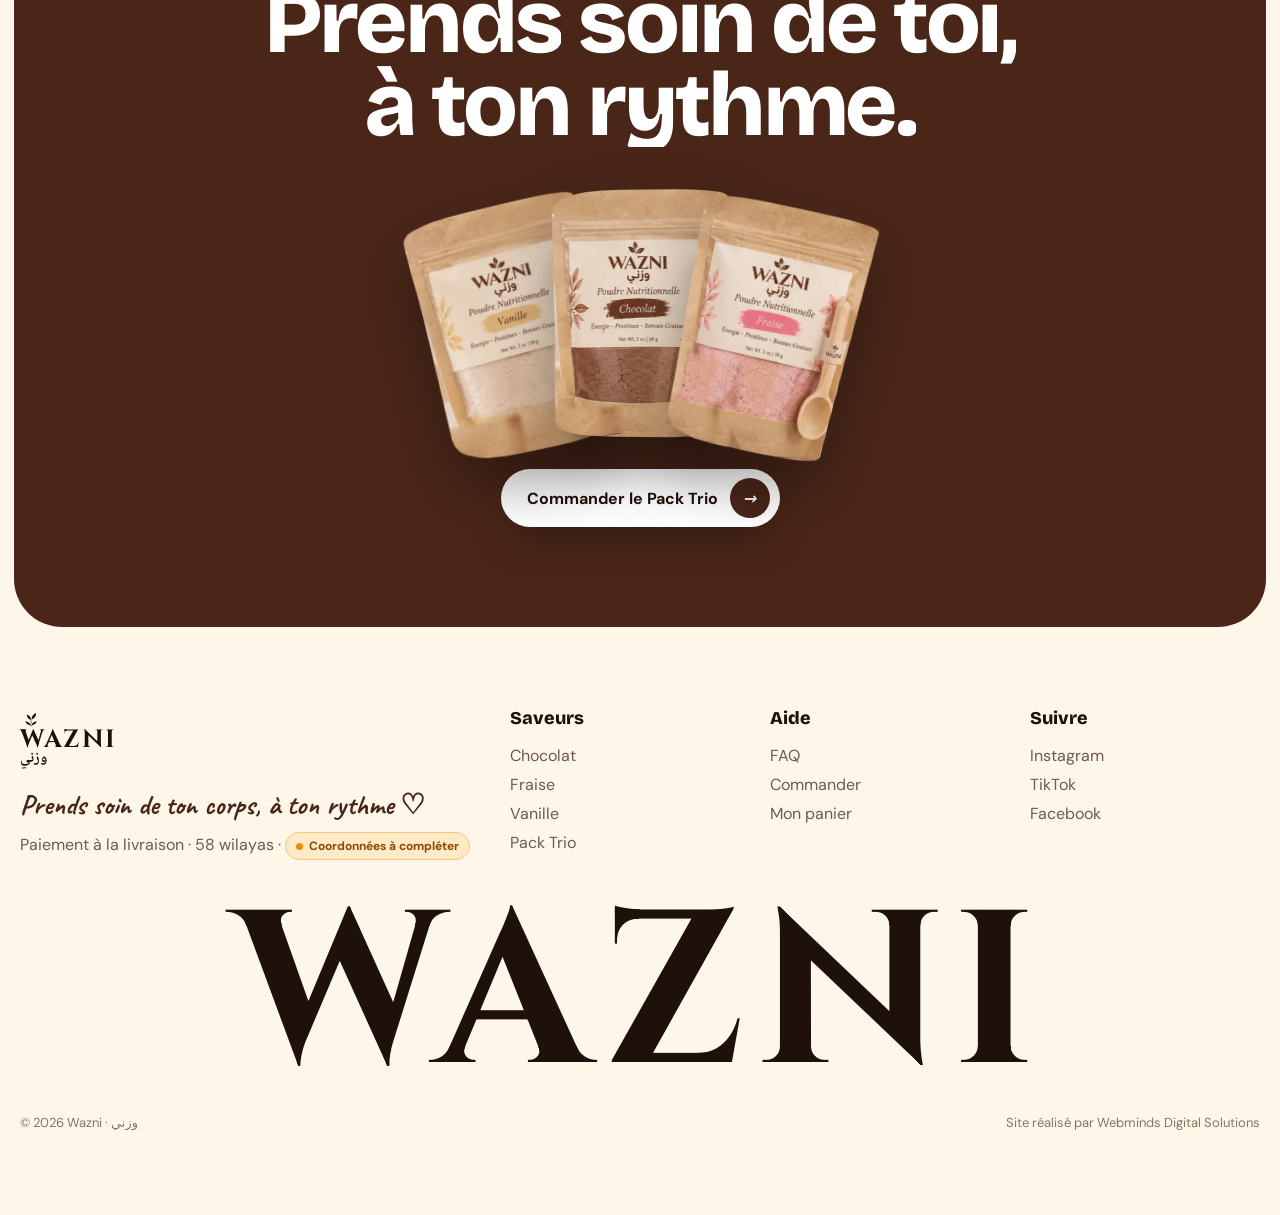
<file: v2/index.html>
<!doctype html>
<html lang="fr" data-base="../">
<head>
<meta charset="utf-8"><meta name="viewport" content="width=device-width,initial-scale=1"><meta name="robots" content="noindex,nofollow">
<title>Wazni · Shake gourmand — Boutique en ligne</title>
<meta name="description" content="Wazni : poudre nutritionnelle Chocolat, Fraise, Vanille. Commande en ligne, paiement à la livraison, 58 wilayas.">
<link rel="stylesheet" href="../assets/fonts.css"><link rel="stylesheet" href="../assets/v2.css">
</head>
<body>

<section class="hero" data-hero>
  <canvas data-dust></canvas>
  <div class="giant disp" data-giant>CHOCOLAT · CHOCOLAT · CHOCOLAT · CHOCOLAT ·</div>
  <div class="wrap">
    <div>
      <div class="kick">Poudre nutritionnelle</div>
      <h1 class="disp">Ton shake<span class="fl" data-flword>chocolat.</span></h1>
      <p>Énergie, protéines et bonnes graisses. Une dose, 250 ml de lait, 30 secondes au mixeur. C'est prêt.</p>
      <div class="buy"><span class="pr" data-hprice>450 DA</span><button class="bigbtn" data-add="chocolat" data-hadd>Ajouter <i><svg viewBox="0 0 24 24" fill="none" stroke="currentColor" stroke-width="2.4" stroke-linecap="round"><path d="M12 5v14M5 12h14"/></svg></i></button></div>
    </div>
    <div class="center" data-center>
      <div class="halo"></div><div class="ring"></div>
      <div class="ingr" data-ingr></div>
      <img class="hp on" src="../assets/img/chocolat.webp" data-hp="chocolat" alt="Wazni Chocolat">
      <img class="hp" src="../assets/img/fraise.webp" data-hp="fraise" alt="Wazni Fraise">
      <img class="hp" src="../assets/img/vanille.webp" data-hp="vanille" alt="Wazni Vanille">
    </div>
    <div class="right-col">
      <div class="picker" data-picker>
        <button class="on" data-f="chocolat"><img src="../assets/img/chocolat.webp" alt=""><span><b>Chocolat</b><small>Gourmand & intense</small></span></button>
        <button data-f="fraise"><img src="../assets/img/fraise.webp" alt=""><span><b>Fraise</b><small>Fruité & doux</small></span></button>
        <button data-f="vanille"><img src="../assets/img/vanille.webp" alt=""><span><b>Vanille</b><small>Doux & réconfortant</small></span></button>
      </div>
    </div>
  </div>
  <div class="scrollhint">Défiler</div>
  <div class="prog" data-prog></div>
</section>

<div class="ticker"><div class="t">
  <span>Énergie durable</span><span>✦ à ton rythme ✦</span><span>Soutien musculaire</span><span>✦ paiement à la livraison ✦</span><span>Apport complet</span><span>✦ 58 wilayas ✦</span><span>Goût gourmand</span><span>✦ cuillère dosette ✦</span>
  <span>Énergie durable</span><span>✦ à ton rythme ✦</span><span>Soutien musculaire</span><span>✦ paiement à la livraison ✦</span><span>Apport complet</span><span>✦ 58 wilayas ✦</span><span>Goût gourmand</span><span>✦ cuillère dosette ✦</span>
</div></div>

<section class="sec" id="shop">
  <div class="wrap">
    <div class="rail-head">
      <div><span class="lbl">La boutique</span><h2 class="disp h2 split">Trois saveurs.<br>Zéro compromis.</h2></div>
      <p>Sachets kraft de 58 g avec leur cuillère dosette en bois. Commande en 3 clics, tu paies à la livraison. <span class="tv">Prix indicatifs à valider</span></p>
    </div>
    <div class="rail" data-rail></div>
  </div>
</section>

<section class="sec lab" id="lab">
  <div class="wrap">
    <div>
      <span class="lbl" style="background:#fff;color:var(--ink)">Shake Lab</span>
      <h2 class="disp h2 split">Prépare ton<br>shake ici.</h2>
      <p class="l">Suis les 4 étapes du dos du sachet. Choisis ta saveur, puis clique sur chaque étape.</p>
      <div class="lab-flav" data-labflav>
        <button class="on" data-lf="chocolat" style="background:#4a2619" aria-label="Chocolat"></button>
        <button data-lf="fraise" style="background:#e0567a" aria-label="Fraise"></button>
        <button data-lf="vanille" style="background:#e0b04f" aria-label="Vanille"></button>
      </div>
      <div class="lab-steps" data-steps>
        <button class="cur" data-s="1"><span class="k">1</span><span>1 dose ≈ 50 g<small>Verse la poudre avec la cuillère</small></span></button>
        <button data-s="2" disabled><span class="k">2</span><span>+ 250 ml de lait<small>Un grand verre bien frais</small></span></button>
        <button data-s="3" disabled><span class="k">3</span><span>Mixer 20–30 s<small>Pour une texture mousseuse</small></span></button>
        <button data-s="4" disabled><span class="k">4</span><span>À déguster<small>Immédiatement !</small></span></button>
      </div>
    </div>
    <div class="scene" data-scene>
      <svg class="spoon" viewBox="0 0 200 70"><defs><linearGradient id="wd" x1="0" x2="0" y1="0" y2="1"><stop offset="0" stop-color="#ecd3ad"/><stop offset="1" stop-color="#c9a272"/></linearGradient></defs><rect x="70" y="27" width="128" height="16" rx="8" fill="url(#wd)"/><ellipse cx="42" cy="35" rx="40" ry="30" fill="url(#wd)"/><ellipse cx="42" cy="33" rx="31" ry="21" fill="var(--fl)"/></svg>
      <div class="grains" data-grains></div>
      <svg class="milk" viewBox="0 0 100 160"><path d="M30 10h40v20l14 22v96a6 6 0 0 1-6 6H22a6 6 0 0 1-6-6V52l14-22z" fill="#fff"/><path d="M16 80h68v40H16z" fill="#7fb2e0"/><text x="50" y="106" font-family="Bricolage" font-weight="800" font-size="18" text-anchor="middle" fill="#fff">LAIT</text><rect x="30" y="4" width="40" height="10" rx="3" fill="#e0567a"/></svg>
      <div class="stream"></div>
      <div class="glass"><div class="body"><div class="liq" data-liq></div><div class="pow" data-pow></div><div class="swirl"></div></div><div class="foam"></div><div class="straw"></div></div>
      <div class="done-badge">Prêt ! ♡</div>
    </div>
  </div>
</section>

<section class="sec">
  <div class="wrap">
    <div class="rail-head"><div><span class="lbl">Pourquoi Wazni</span><h2 class="disp h2 split">Bon pour toi.<br>Bon au goût.</h2></div></div>
    <div class="bens">
      <div class="ben rv" style="background:#4a2619;color:#fff"><span class="big">01</span><svg viewBox="0 0 24 24" fill="none" stroke="currentColor" stroke-width="1.4"><path d="M13 2 4 14h7l-1 8 9-12h-7z"/></svg><div><h3>Énergie durable</h3><p>Le shake qui t'accompagne du matin jusqu'à l'entraînement.</p></div></div>
      <div class="ben rv" style="background:#e0567a;color:#fff;transition-delay:.1s"><span class="big">02</span><svg viewBox="0 0 24 24" fill="none" stroke="currentColor" stroke-width="1.4"><path d="M3 9v6M6 7v10M18 7v10M21 9v6M6 12h12"/></svg><div><h3>Soutien musculaire</h3><p>Des protéines pour mieux récupérer.</p></div></div>
      <div class="ben rv" style="background:#e0b04f;color:#2a1610;transition-delay:.2s"><span class="big">03</span><svg viewBox="0 0 24 24" fill="none" stroke="currentColor" stroke-width="1.4"><path d="M12 3 4 6v6c0 5 3.4 8 8 9 4.6-1 8-4 8-9V6z"/><path d="m9 12 2 2 4-4"/></svg><div><h3>Apport complet</h3><p>Énergie, protéines et bonnes graisses dans une dose.</p></div></div>
      <div class="ben rv" style="background:#8fa36b;color:#fff;transition-delay:.3s"><span class="big">04</span><svg viewBox="0 0 24 24" fill="none" stroke="currentColor" stroke-width="1.4"><path d="M5 19c0-8 5-13 14-14-1 9-6 14-14 14zM5 19 13 11"/></svg><div><h3>Goût gourmand</h3><p>Comme un dessert, sans culpabiliser.</p></div></div>
    </div>
  </div>
</section>

<section class="sec" id="pack" style="padding-top:0">
  <div class="wrap">
    <div class="rail-head"><div><span class="lbl">Compose ton pack</span><h2 class="disp h2 split">6 sachets,<br>tes règles.</h2></div><p>Choisis 6 sachets dans les saveurs de ton choix : le pack passe automatiquement au prix Pack Semaine.</p></div>
    <div class="builder">
      <div class="slots">
        <div class="row2"><b style="font-family:Bricolage;font-size:22px">Mon pack</b><span data-cnt style="font-weight:700">0 / 6</span></div>
        <div class="slot-grid" data-slots></div>
        <div class="meter"><i data-meter></i></div>
        <div class="row2" style="margin-top:22px;flex-wrap:wrap;gap:14px"><span class="price-big" data-pp>0 DA</span><button class="bigbtn dark" data-addpack style="opacity:.4;pointer-events:none">Ajouter le pack <i>→</i></button></div>
      </div>
      <div class="flav-pick">
        <button data-pk="chocolat" style="background:#4a2619"><img src="../assets/img/chocolat.webp" alt=""><span><b>Chocolat</b>450 DA / sachet</span><span class="ad">+</span></button>
        <button data-pk="fraise" style="background:#e0567a"><img src="../assets/img/fraise.webp" alt=""><span><b>Fraise</b>450 DA / sachet</span><span class="ad">+</span></button>
        <button data-pk="vanille" style="background:#c98d2a"><img src="../assets/img/vanille.webp" alt=""><span><b>Vanille</b>450 DA / sachet</span><span class="ad">+</span></button>
        <button data-pk="mix" style="background:#2a1610"><span style="font-size:36px;width:64px;text-align:center">✦</span><span><b>Surprends-moi</b>Un pack équilibré 2+2+2</span><span class="ad">↻</span></button>
      </div>
    </div>
  </div>
</section>

<section class="sec" style="padding-top:0">
  <div class="wrap photo">
    <div class="ph rv"><img src="../assets/img/lifestyle.webp" alt="La gamme Wazni"></div>
    <div class="rv">
      <p class="quote">Plus qu'une poudre, c'est une opportunité ♡</p>
      <p style="color:#6f5a4b;margin:20px 0 28px;font-size:17px">Un sachet kraft refermable, une petite cuillère dosette en bois et trois recettes gourmandes pensées pour prendre soin de toi, à ton rythme.</p>
      <a href="produit.html?id=trio" class="bigbtn dark">Le Pack Trio · 1 250 DA <i>→</i></a>
    </div>
  </div>
</section>

<section class="sec" id="faq" style="padding-top:0">
  <div class="wrap">
    <div style="text-align:center;margin-bottom:40px"><span class="lbl">FAQ</span><h2 class="disp h2 split">Tes questions.</h2></div>
    <div class="qa rv">
      <details open><summary>Comment je commande ?</summary><p>Ajoute tes saveurs au panier, laisse ton nom, ton numéro et ta wilaya. Tu reçois un appel de confirmation, puis ton colis arrive chez toi ou en point relais.</p></details>
      <details><summary>Je paie comment ?</summary><p>En espèces, à la livraison. Le paiement CIB / Edahabia peut être activé sur le site final.</p></details>
      <details><summary>Vous livrez où ?</summary><p>Dans les 58 wilayas, à domicile ou en point relais. Livraison offerte dès 3 000 DA. <span class="tv">Délais et tarifs à valider par Wazni</span></p></details>
      <details><summary>Comment le préparer ?</summary><p>1 dose (≈ 50 g) + 250 ml de lait, mixer 20 à 30 secondes, à déguster immédiatement.</p></details>
    </div>
  </div>
</section>

<section class="final" data-final>
  <div class="wrap">
    <h2 class="disp h2 split">Prends soin de toi,<br>à ton rythme.</h2>
    <div class="pouches"><img src="../assets/img/vanille.webp" alt=""><img src="../assets/img/chocolat.webp" alt=""><img src="../assets/img/fraise.webp" alt=""></div>
    <button class="bigbtn" data-add="trio" style="margin-top:20px">Commander le Pack Trio <i>→</i></button>
  </div>
</section>

<script src="../assets/cart.js"></script>
<script src="../assets/v2-layout.js"></script>
<script src="../assets/v2-home.js"></script><script data-wml>(function(){if(window.__wmL)return;window.__wmL=1;
var C={"p": "Wazni", "mail": null, "wa": "213797372452", "v": [["/", "Version corporate", "Claire et rassurante"], ["/v2/", "Version moderne", "Immersive et animée"]]};
function ready(f){document.readyState==='loading'?document.addEventListener('DOMContentLoaded',f):f()}
ready(function(){
var css='.wmL-b{position:fixed;right:14px;bottom:calc(56px + env(safe-area-inset-bottom));z-index:2147483000;border:0;border-radius:999px;background:#1C2452;color:#fff;font:700 13px/1 system-ui,-apple-system,Segoe UI,Roboto,sans-serif;padding:11px 15px;box-shadow:0 6px 22px rgba(20,30,60,.35);cursor:pointer;display:flex;align-items:center;gap:7px}'
+'@media(max-width:520px){.wmL-b{bottom:calc(112px + env(safe-area-inset-bottom));font-size:12.5px;padding:10px 13px}}'
+'.wmL-m{position:fixed;inset:0;z-index:2147483001;background:rgba(10,14,25,.55);display:none;align-items:flex-end;justify-content:center;font-family:system-ui,-apple-system,Segoe UI,Roboto,sans-serif}.wmL-m.on{display:flex}@media(min-width:700px){.wmL-m{align-items:center;padding:20px}}'
+'.wmL-x{box-sizing:border-box;position:relative;background:#fff;color:#1C2452;width:100%;max-width:470px;max-height:92vh;overflow:auto;border-radius:22px 22px 0 0;padding:24px 22px calc(22px + env(safe-area-inset-bottom));text-align:left}@media(min-width:700px){.wmL-x{border-radius:22px}}'
+'.wmL-x *{box-sizing:border-box}.wmL-c{position:absolute;top:12px;right:12px;width:36px;height:36px;border:0;border-radius:50%;background:#F0F2F1;font-size:16px;cursor:pointer;color:#1C2452}'
+'.wmL-x h3{font:800 26px/1.1 system-ui,-apple-system,sans-serif;margin:4px 40px 10px 0;color:inherit}.wmL-x p{margin:0 0 14px;line-height:1.5;font-size:14.5px;opacity:.85}'
+'.wmL-o{background:linear-gradient(115deg,#1C2452,#2E4B9A);color:#fff}.wmL-o .wmL-c{background:rgba(255,255,255,.2);color:#fff}.wmL-big{font:900 54px/.95 system-ui,-apple-system,sans-serif;letter-spacing:-.02em;margin:6px 0 2px}.wmL-big small{display:block;font-size:19px;font-weight:700;letter-spacing:0;margin-top:6px}'
+'.wmL-tag{display:inline-block;background:#F5B841;color:#1C2452;font:800 11px system-ui,sans-serif;letter-spacing:.08em;border-radius:999px;padding:5px 10px}'
+'.wmL-btn{display:flex;align-items:center;justify-content:center;width:100%;border:0;border-radius:14px;padding:14px;font:800 15px system-ui,-apple-system,sans-serif;cursor:pointer;margin-top:8px}.wmL-w{background:#fff;color:#1C2452}.wmL-g{background:#1FAF55;color:#fff}.wmL-n{background:#1C2452;color:#fff}.wmL-l{background:transparent;color:inherit;font-weight:600;font-size:13.5px;padding:10px}'
+'.wmL-s{font:700 11.5px system-ui,sans-serif;text-transform:uppercase;letter-spacing:.06em;opacity:.6;margin:12px 0 8px}.wmL-ch{display:grid;gap:8px}.wmL-ch label{display:flex;align-items:center;gap:10px;border:1.5px solid #E2E6E3;border-radius:12px;padding:11px 12px;cursor:pointer;font-size:14px;font-weight:600}.wmL-ch label small{display:block;font-weight:500;opacity:.65;font-size:12px}.wmL-ch input{width:18px;height:18px;flex:none;accent-color:#1FAF55}'
+'.wmL-f{display:grid;gap:8px;margin:12px 0 6px}.wmL-f input{border:1.5px solid #E2E6E3;border-radius:12px;padding:12px;font:500 16px system-ui,sans-serif;color:#1C2452;background:#fff;-webkit-user-select:text!important;user-select:text!important;width:100%}'
+'.wmL-ok{text-align:center}.wmL-ok i{display:grid;place-items:center;width:64px;height:64px;margin:6px auto 12px;border-radius:50%;background:#E8F7EE;color:#1FAF55;font-style:normal;font-size:30px}';
var st=document.createElement('style');st.textContent=css;document.head.appendChild(st);
function ss(k,v){try{if(v===undefined)return sessionStorage.getItem(k);sessionStorage.setItem(k,v)}catch(e){}}
var p=location.pathname,cur=0;C.v.forEach(function(v,i){if(v[0]!=='/'&&p.indexOf(v[0])===0)cur=i});
var off=document.createElement('div');off.className='wmL-m';off.innerHTML='<div class="wmL-x wmL-o" role="dialog" aria-modal="true"><button class="wmL-c" type="button" aria-label="Fermer">✕</button><span class="wmL-tag">OFFERT</span><div class="wmL-big">1 mois<small>de gestion de vos réseaux sociaux</small></div><p style="margin-top:12px">Pour la création de votre site, Webminds gère gratuitement vos pages Facebook et Instagram pendant le premier mois : visuels, publications et réponses aux messages.</p><button class="wmL-btn wmL-w" type="button" data-i>Ça m’intéresse</button><button class="wmL-btn wmL-l" type="button" data-c>Continuer la visite</button></div>';
var ch='';C.v.forEach(function(v,i){ch+='<label><input type="radio" name="wmLv" value="'+v[1]+'"'+(i===cur?' checked':'')+'><span>'+v[1]+(v[2]?'<small>'+v[2]+'</small>':'')+'</span></label>'});
var it=document.createElement('div');it.className='wmL-m';it.innerHTML='<div class="wmL-x" role="dialog" aria-modal="true"><button class="wmL-c" type="button" aria-label="Fermer">✕</button><div data-s1><h3>Cette maquette vous plaît ?</h3><p>Choisissez la version qui vous intéresse : Webminds vous recontacte pour vous la présenter.</p>'+(C.v.length>1?'<div class="wmL-s">La version préférée</div><div class="wmL-ch">'+ch+'</div>':'')+'<div class="wmL-s">En plus</div><div class="wmL-ch"><label><input type="checkbox" value="Gestion des réseaux sociaux (1 mois offert)"><span>Réseaux sociaux<small>1 mois de gestion offert avec le site</small></span></label></div><div class="wmL-f"><input name="n" placeholder="Votre nom" autocomplete="name"><input name="t" type="tel" inputmode="tel" placeholder="Votre téléphone (facultatif)" autocomplete="tel"></div><button class="wmL-btn wmL-g" type="button" data-w>Envoyer sur WhatsApp</button>'+(C.mail?'<button class="wmL-btn wmL-l" type="button" data-e>Envoyer par e-mail</button>':'')+'</div><div class="wmL-ok" data-s2 hidden><i>✓</i><h3 style="margin:0 0 8px">Merci !</h3><p>Votre choix a bien été transmis à Webminds. Nous vous recontactons très vite.</p><button class="wmL-btn wmL-n" type="button" data-c>Continuer la visite</button></div></div>';
document.body.appendChild(off);document.body.appendChild(it);
var b=document.createElement('button');b.type='button';b.className='wmL-b';b.innerHTML='<b style="font-size:15px">♥</b>Ça m’intéresse';document.body.appendChild(b);
function op(m){off.classList.remove('on');it.classList.remove('on');m.classList.add('on')}
[off,it].forEach(function(m){m.addEventListener('click',function(e){if(e.target===m||e.target.closest('.wmL-c')||e.target.closest('[data-c]'))m.classList.remove('on')})});
b.onclick=function(){op(it)};off.querySelector('[data-i]').onclick=function(){op(it)};
function msg(){var v=(it.querySelector('input[name=wmLv]:checked')||{}).value||C.v[cur][1],x=[].map.call(it.querySelectorAll('input[type=checkbox]:checked'),function(c){return c.value}),n=it.querySelector('[name=n]').value.trim(),t=it.querySelector('[name=t]').value.trim();
 return{v:v,x:x,n:n,t:t,txt:'Bonjour Webminds, la maquette '+C.p+' m’intéresse.\nVersion préférée : '+v+(x.length?'\nEn plus : '+x.join(', '):'')+(n?'\nNom : '+n:'')+(t?'\nTéléphone : '+t:'')+'\nLien : '+location.origin+C.v[cur][0]}}
function mail(m){if(!C.mail)return;try{fetch('https://formsubmit.co/ajax/'+C.mail,{method:'POST',keepalive:true,headers:{'Content-Type':'application/json','Accept':'application/json'},body:JSON.stringify({_subject:'Maquette '+C.p+' : intéressé ('+m.v+')',Prospect:C.p,Version:m.v,Options:m.x.join(', ')||'-',Nom:m.n||'-',Telephone:m.t||'-',Lien:location.origin+C.v[cur][0],_template:'table',_captcha:'false'})}).catch(function(){})}catch(e){}}
function done(){it.querySelector('[data-s1]').hidden=true;it.querySelector('[data-s2]').hidden=false;ss('wmL-sent','1')}
it.querySelector('[data-w]').onclick=function(){var m=msg();mail(m);done();location.href='https://wa.me/'+C.wa+'?text='+encodeURIComponent(m.txt)};
var e=it.querySelector('[data-e]');if(e)e.onclick=function(){mail(msg());done()};
var sh=ss('wmL-off');addEventListener('scroll',function(){var r=(scrollY+innerHeight)/document.documentElement.scrollHeight;
 if(!sh&&scrollY>500&&r>.3){sh=1;ss('wmL-off','1');op(off)}
 if(!ss('wmL-it')&&!ss('wmL-sent')&&sh&&r>.92&&!off.classList.contains('on')){ss('wmL-it','1');op(it)}},{passive:true});
});})();
</script></body>
</html>
</file>
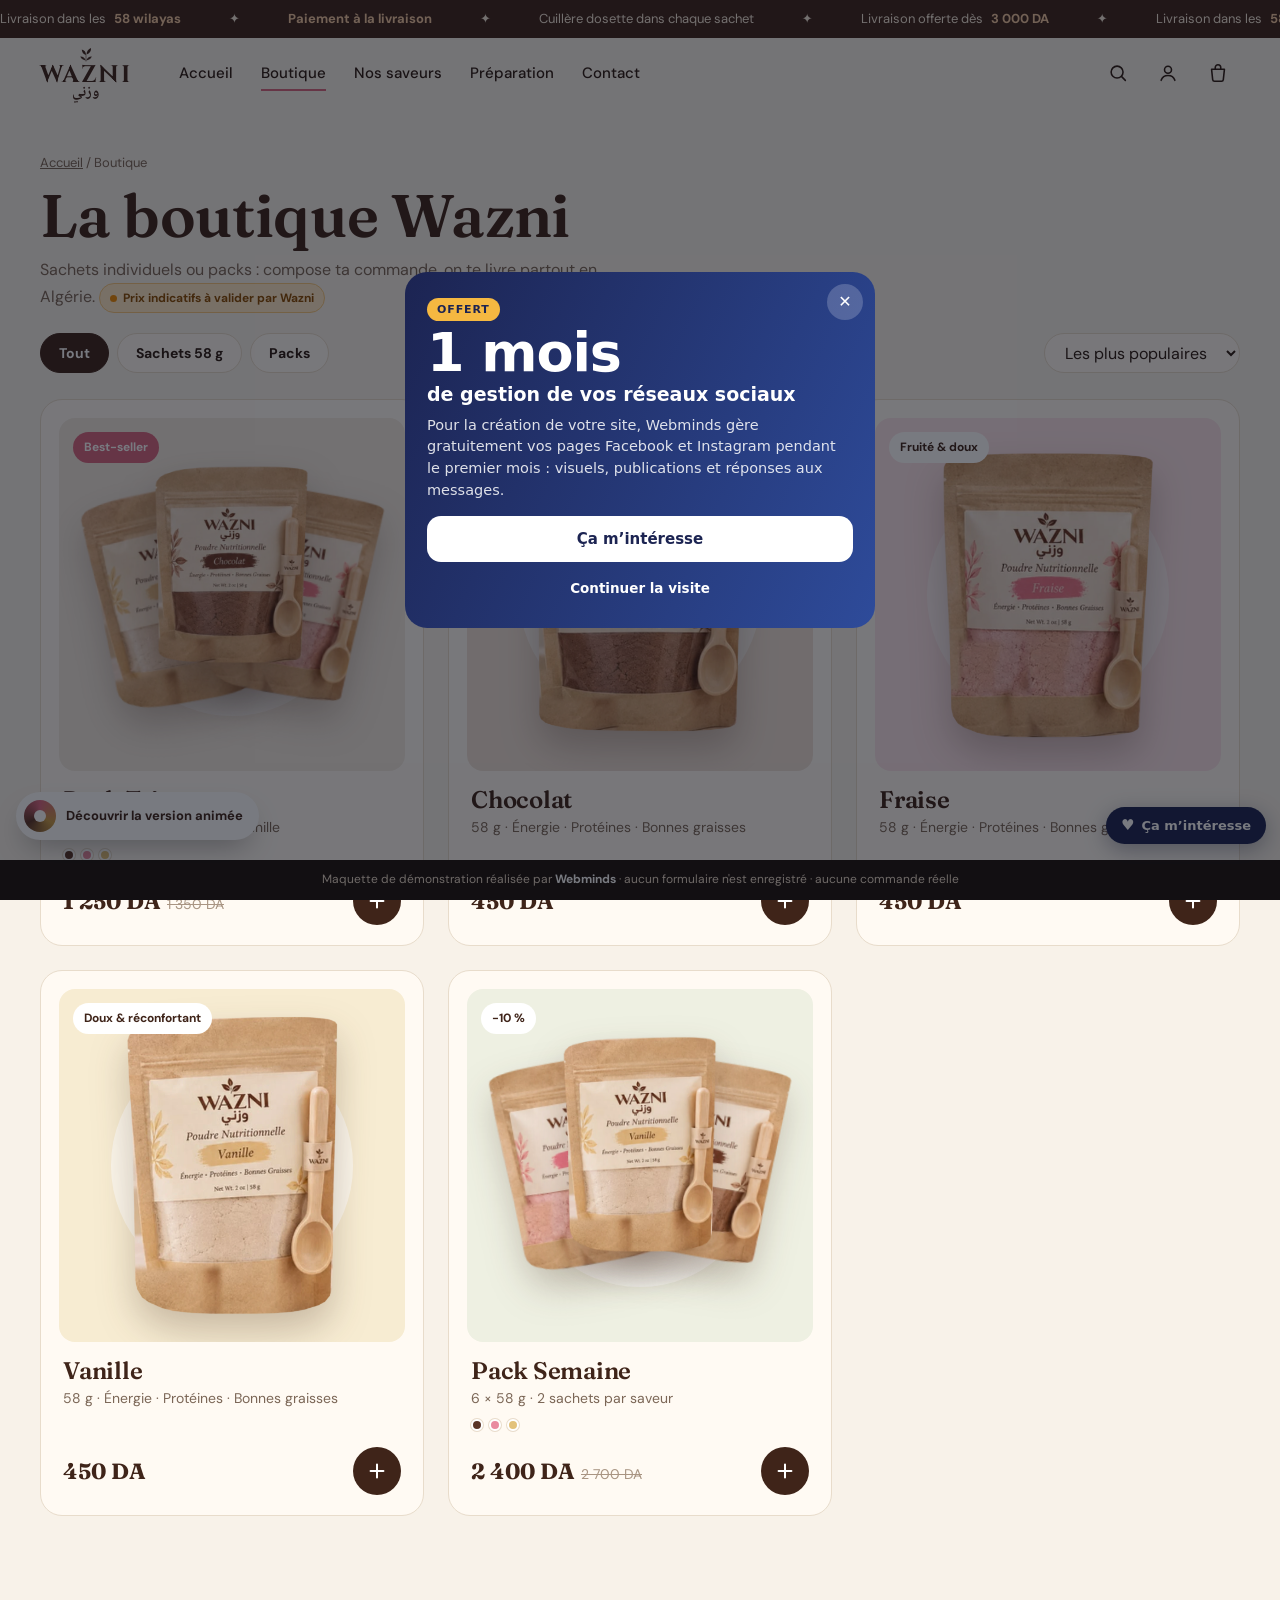
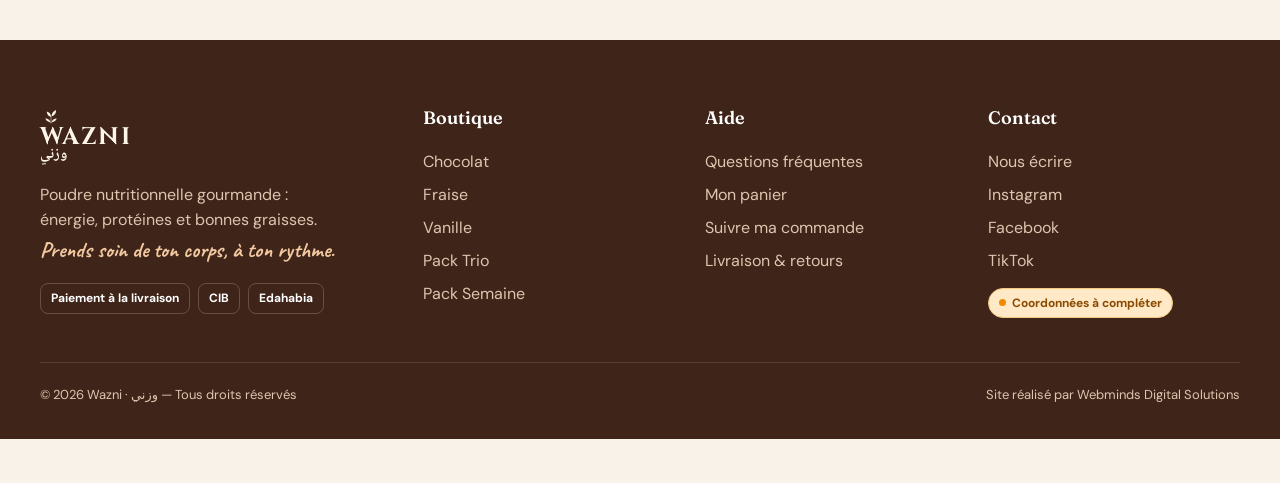
<file: boutique.html>
<!doctype html>
<html lang="fr">
<head>
<meta charset="utf-8"><meta name="viewport" content="width=device-width,initial-scale=1"><meta name="robots" content="noindex,nofollow">
<title>Boutique · Wazni</title>
<link rel="stylesheet" href="assets/fonts.css"><link rel="stylesheet" href="assets/v1.css">
</head>
<body>
<div class="wrap ph-head">
  <div class="crumbs"><a href="index.html">Accueil</a> / Boutique</div>
  <h1>La boutique Wazni</h1>
  <p style="color:var(--muted);margin-top:10px;max-width:560px">Sachets individuels ou packs : compose ta commande, on te livre partout en Algérie. <span class="tovalid">Prix indicatifs à valider par Wazni</span></p>
</div>
<div class="wrap" style="padding-bottom:40px">
  <div class="toolbar">
    <div class="filters" data-filters>
      <button class="on" data-f="all">Tout</button><button data-f="single">Sachets 58 g</button><button data-f="pack">Packs</button>
    </div>
    <select class="sel" data-sort aria-label="Trier"><option value="pop">Les plus populaires</option><option value="asc">Prix croissant</option><option value="desc">Prix décroissant</option></select>
  </div>
  <div class="grid-shop" data-shop></div>
</div>
<script src="assets/cart.js"></script>
<script src="assets/v1-layout.js"></script>
<script src="assets/v1-cards.js"></script>
<script>
(function(){
  const P=Wazni.products, order=['trio','chocolat','fraise','vanille','semaine'];
  let f='all', s='pop';
  const box=document.querySelector('[data-shop]');
  function render(){
    let ids=order.filter(id=>f==='all'||(f==='pack')===!!P[id].pack);
    if(s!=='pop') ids.sort((a,b)=>s==='asc'?P[a].price-P[b].price:P[b].price-P[a].price);
    box.innerHTML=ids.map(cardHTML).join('');
    box.querySelectorAll('.card').forEach((c,i)=>setTimeout(()=>c.classList.add('in'),60*i));
  }
  document.querySelectorAll('[data-f]').forEach(b=>b.onclick=()=>{document.querySelectorAll('[data-f]').forEach(x=>x.classList.remove('on'));b.classList.add('on');f=b.dataset.f;render();});
  document.querySelector('[data-sort]').onchange=e=>{s=e.target.value;render();};
  render();
})();
</script><script data-wml>(function(){if(window.__wmL)return;window.__wmL=1;
var C={"p": "Wazni", "mail": null, "wa": "213797372452", "v": [["/", "Version corporate", "Claire et rassurante"], ["/v2/", "Version moderne", "Immersive et animée"]]};
function ready(f){document.readyState==='loading'?document.addEventListener('DOMContentLoaded',f):f()}
ready(function(){
var css='.wmL-b{position:fixed;right:14px;bottom:calc(56px + env(safe-area-inset-bottom));z-index:2147483000;border:0;border-radius:999px;background:#1C2452;color:#fff;font:700 13px/1 system-ui,-apple-system,Segoe UI,Roboto,sans-serif;padding:11px 15px;box-shadow:0 6px 22px rgba(20,30,60,.35);cursor:pointer;display:flex;align-items:center;gap:7px}'
+'@media(max-width:520px){.wmL-b{bottom:calc(112px + env(safe-area-inset-bottom));font-size:12.5px;padding:10px 13px}}'
+'.wmL-m{position:fixed;inset:0;z-index:2147483001;background:rgba(10,14,25,.55);display:none;align-items:flex-end;justify-content:center;font-family:system-ui,-apple-system,Segoe UI,Roboto,sans-serif}.wmL-m.on{display:flex}@media(min-width:700px){.wmL-m{align-items:center;padding:20px}}'
+'.wmL-x{box-sizing:border-box;position:relative;background:#fff;color:#1C2452;width:100%;max-width:470px;max-height:92vh;overflow:auto;border-radius:22px 22px 0 0;padding:24px 22px calc(22px + env(safe-area-inset-bottom));text-align:left}@media(min-width:700px){.wmL-x{border-radius:22px}}'
+'.wmL-x *{box-sizing:border-box}.wmL-c{position:absolute;top:12px;right:12px;width:36px;height:36px;border:0;border-radius:50%;background:#F0F2F1;font-size:16px;cursor:pointer;color:#1C2452}'
+'.wmL-x h3{font:800 26px/1.1 system-ui,-apple-system,sans-serif;margin:4px 40px 10px 0;color:inherit}.wmL-x p{margin:0 0 14px;line-height:1.5;font-size:14.5px;opacity:.85}'
+'.wmL-o{background:linear-gradient(115deg,#1C2452,#2E4B9A);color:#fff}.wmL-o .wmL-c{background:rgba(255,255,255,.2);color:#fff}.wmL-big{font:900 54px/.95 system-ui,-apple-system,sans-serif;letter-spacing:-.02em;margin:6px 0 2px}.wmL-big small{display:block;font-size:19px;font-weight:700;letter-spacing:0;margin-top:6px}'
+'.wmL-tag{display:inline-block;background:#F5B841;color:#1C2452;font:800 11px system-ui,sans-serif;letter-spacing:.08em;border-radius:999px;padding:5px 10px}'
+'.wmL-btn{display:flex;align-items:center;justify-content:center;width:100%;border:0;border-radius:14px;padding:14px;font:800 15px system-ui,-apple-system,sans-serif;cursor:pointer;margin-top:8px}.wmL-w{background:#fff;color:#1C2452}.wmL-g{background:#1FAF55;color:#fff}.wmL-n{background:#1C2452;color:#fff}.wmL-l{background:transparent;color:inherit;font-weight:600;font-size:13.5px;padding:10px}'
+'.wmL-s{font:700 11.5px system-ui,sans-serif;text-transform:uppercase;letter-spacing:.06em;opacity:.6;margin:12px 0 8px}.wmL-ch{display:grid;gap:8px}.wmL-ch label{display:flex;align-items:center;gap:10px;border:1.5px solid #E2E6E3;border-radius:12px;padding:11px 12px;cursor:pointer;font-size:14px;font-weight:600}.wmL-ch label small{display:block;font-weight:500;opacity:.65;font-size:12px}.wmL-ch input{width:18px;height:18px;flex:none;accent-color:#1FAF55}'
+'.wmL-f{display:grid;gap:8px;margin:12px 0 6px}.wmL-f input{border:1.5px solid #E2E6E3;border-radius:12px;padding:12px;font:500 16px system-ui,sans-serif;color:#1C2452;background:#fff;-webkit-user-select:text!important;user-select:text!important;width:100%}'
+'.wmL-ok{text-align:center}.wmL-ok i{display:grid;place-items:center;width:64px;height:64px;margin:6px auto 12px;border-radius:50%;background:#E8F7EE;color:#1FAF55;font-style:normal;font-size:30px}';
var st=document.createElement('style');st.textContent=css;document.head.appendChild(st);
function ss(k,v){try{if(v===undefined)return sessionStorage.getItem(k);sessionStorage.setItem(k,v)}catch(e){}}
var p=location.pathname,cur=0;C.v.forEach(function(v,i){if(v[0]!=='/'&&p.indexOf(v[0])===0)cur=i});
var off=document.createElement('div');off.className='wmL-m';off.innerHTML='<div class="wmL-x wmL-o" role="dialog" aria-modal="true"><button class="wmL-c" type="button" aria-label="Fermer">✕</button><span class="wmL-tag">OFFERT</span><div class="wmL-big">1 mois<small>de gestion de vos réseaux sociaux</small></div><p style="margin-top:12px">Pour la création de votre site, Webminds gère gratuitement vos pages Facebook et Instagram pendant le premier mois : visuels, publications et réponses aux messages.</p><button class="wmL-btn wmL-w" type="button" data-i>Ça m’intéresse</button><button class="wmL-btn wmL-l" type="button" data-c>Continuer la visite</button></div>';
var ch='';C.v.forEach(function(v,i){ch+='<label><input type="radio" name="wmLv" value="'+v[1]+'"'+(i===cur?' checked':'')+'><span>'+v[1]+(v[2]?'<small>'+v[2]+'</small>':'')+'</span></label>'});
var it=document.createElement('div');it.className='wmL-m';it.innerHTML='<div class="wmL-x" role="dialog" aria-modal="true"><button class="wmL-c" type="button" aria-label="Fermer">✕</button><div data-s1><h3>Cette maquette vous plaît ?</h3><p>Choisissez la version qui vous intéresse : Webminds vous recontacte pour vous la présenter.</p>'+(C.v.length>1?'<div class="wmL-s">La version préférée</div><div class="wmL-ch">'+ch+'</div>':'')+'<div class="wmL-s">En plus</div><div class="wmL-ch"><label><input type="checkbox" value="Gestion des réseaux sociaux (1 mois offert)"><span>Réseaux sociaux<small>1 mois de gestion offert avec le site</small></span></label></div><div class="wmL-f"><input name="n" placeholder="Votre nom" autocomplete="name"><input name="t" type="tel" inputmode="tel" placeholder="Votre téléphone (facultatif)" autocomplete="tel"></div><button class="wmL-btn wmL-g" type="button" data-w>Envoyer sur WhatsApp</button>'+(C.mail?'<button class="wmL-btn wmL-l" type="button" data-e>Envoyer par e-mail</button>':'')+'</div><div class="wmL-ok" data-s2 hidden><i>✓</i><h3 style="margin:0 0 8px">Merci !</h3><p>Votre choix a bien été transmis à Webminds. Nous vous recontactons très vite.</p><button class="wmL-btn wmL-n" type="button" data-c>Continuer la visite</button></div></div>';
document.body.appendChild(off);document.body.appendChild(it);
var b=document.createElement('button');b.type='button';b.className='wmL-b';b.innerHTML='<b style="font-size:15px">♥</b>Ça m’intéresse';document.body.appendChild(b);
function op(m){off.classList.remove('on');it.classList.remove('on');m.classList.add('on')}
[off,it].forEach(function(m){m.addEventListener('click',function(e){if(e.target===m||e.target.closest('.wmL-c')||e.target.closest('[data-c]'))m.classList.remove('on')})});
b.onclick=function(){op(it)};off.querySelector('[data-i]').onclick=function(){op(it)};
function msg(){var v=(it.querySelector('input[name=wmLv]:checked')||{}).value||C.v[cur][1],x=[].map.call(it.querySelectorAll('input[type=checkbox]:checked'),function(c){return c.value}),n=it.querySelector('[name=n]').value.trim(),t=it.querySelector('[name=t]').value.trim();
 return{v:v,x:x,n:n,t:t,txt:'Bonjour Webminds, la maquette '+C.p+' m’intéresse.\nVersion préférée : '+v+(x.length?'\nEn plus : '+x.join(', '):'')+(n?'\nNom : '+n:'')+(t?'\nTéléphone : '+t:'')+'\nLien : '+location.origin+C.v[cur][0]}}
function mail(m){if(!C.mail)return;try{fetch('https://formsubmit.co/ajax/'+C.mail,{method:'POST',keepalive:true,headers:{'Content-Type':'application/json','Accept':'application/json'},body:JSON.stringify({_subject:'Maquette '+C.p+' : intéressé ('+m.v+')',Prospect:C.p,Version:m.v,Options:m.x.join(', ')||'-',Nom:m.n||'-',Telephone:m.t||'-',Lien:location.origin+C.v[cur][0],_template:'table',_captcha:'false'})}).catch(function(){})}catch(e){}}
function done(){it.querySelector('[data-s1]').hidden=true;it.querySelector('[data-s2]').hidden=false;ss('wmL-sent','1')}
it.querySelector('[data-w]').onclick=function(){var m=msg();mail(m);done();location.href='https://wa.me/'+C.wa+'?text='+encodeURIComponent(m.txt)};
var e=it.querySelector('[data-e]');if(e)e.onclick=function(){mail(msg());done()};
var sh=ss('wmL-off');addEventListener('scroll',function(){var r=(scrollY+innerHeight)/document.documentElement.scrollHeight;
 if(!sh&&scrollY>500&&r>.3){sh=1;ss('wmL-off','1');op(off)}
 if(!ss('wmL-it')&&!ss('wmL-sent')&&sh&&r>.92&&!off.classList.contains('on')){ss('wmL-it','1');op(it)}},{passive:true});
});})();
</script></body>
</html>
</file>
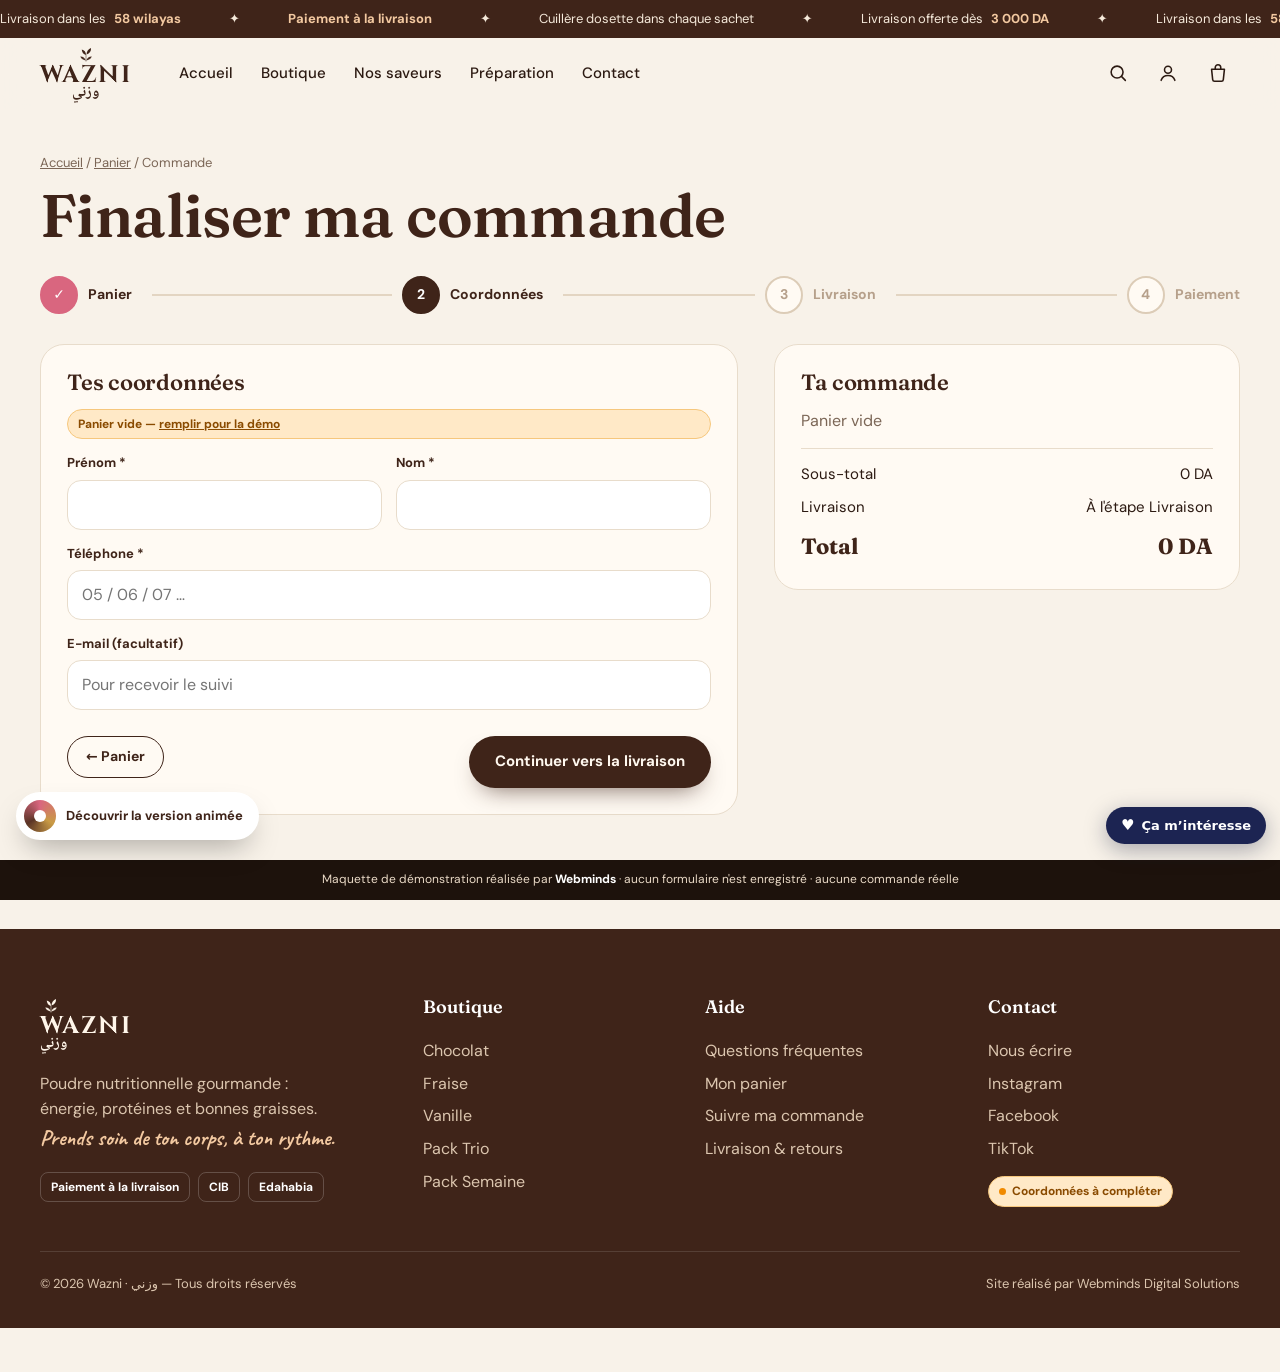
<file: commande.html>
<!doctype html>
<html lang="fr">
<head>
<meta charset="utf-8"><meta name="viewport" content="width=device-width,initial-scale=1"><meta name="robots" content="noindex,nofollow">
<title>Commande · Wazni</title>
<link rel="stylesheet" href="assets/fonts.css"><link rel="stylesheet" href="assets/v1.css">
</head>
<body data-no-drawer="1">
<div class="wrap ph-head" data-checkout-top>
  <div class="crumbs"><a href="index.html">Accueil</a> / <a href="panier.html">Panier</a> / Commande</div>
  <h1>Finaliser ma commande</h1>
</div>
<div class="wrap">
  <div class="stepper"><div data-st="0">Panier</div><div data-st="1">Coordonnées</div><div data-st="2">Livraison</div><div data-st="3">Paiement</div></div>
  <div class="cart-page">
    <div>
      <div class="box pane" data-pane="1">
        <h3>Tes coordonnées</h3>
        <p data-empty-note style="display:none;margin-bottom:14px" class="tovalid">Panier vide — <a href="#" data-demo-fill style="text-decoration:underline">remplir pour la démo</a></p>
        <div class="fields">
          <div class="f"><label>Prénom *</label><input name="prenom" required autocomplete="given-name"><span class="e">Champ requis</span></div>
          <div class="f"><label>Nom *</label><input name="nom" required autocomplete="family-name"><span class="e">Champ requis</span></div>
          <div class="f full"><label>Téléphone *</label><input name="tel" required inputmode="tel" placeholder="05 / 06 / 07 …"><span class="e">Numéro mobile algérien à 10 chiffres</span></div>
          <div class="f full"><label>E-mail (facultatif)</label><input name="email" type="email" placeholder="Pour recevoir le suivi"></div>
        </div>
        <div class="nav-btns"><a href="panier.html" class="btn btn-ghost btn-sm">← Panier</a><button class="btn btn-dark" data-next>Continuer vers la livraison</button></div>
      </div>
      <div class="box pane" data-pane="2">
        <h3>Livraison</h3>
        <div class="fields">
          <div class="f"><label>Wilaya *</label><select name="wilaya" required></select><span class="e">Choisis ta wilaya</span></div>
          <div class="f"><label>Commune *</label><input name="commune" required><span class="e">Champ requis</span></div>
          <div class="f full"><label>Adresse</label><input name="adresse" placeholder="Rue, quartier, repère…"></div>
        </div>
        <p class="opt-label" style="margin-top:22px">Mode de livraison <span class="tovalid">Tarifs indicatifs</span></p>
        <div class="radio">
          <label><input type="radio" name="mode" value="domicile" checked><span class="t"><b>Livraison à domicile</b><small>24 à 72 h selon la wilaya</small></span><span class="p" data-mode-price="domicile">—</span></label>
          <label><input type="radio" name="mode" value="relais"><span class="t"><b>Point relais / bureau</b><small>Retrait au bureau du transporteur</small></span><span class="p" data-mode-price="relais">—</span></label>
        </div>
        <div class="nav-btns"><button class="btn btn-ghost btn-sm" data-prev>← Retour</button><button class="btn btn-dark" data-next>Continuer vers le paiement</button></div>
      </div>
      <div class="box pane" data-pane="3">
        <h3>Paiement</h3>
        <div class="radio">
          <label><input type="radio" name="pay" value="cod" checked><span class="t"><b>Paiement à la livraison</b><small>En espèces, à la réception du colis</small></span><span class="p">DA</span></label>
          <label class="disabled-opt"><input type="radio" name="pay" value="cib"><span class="t"><b>Carte CIB / Edahabia</b><small>Activable sur le site final</small></span><span class="p">Bientôt</span></label>
        </div>
        <p class="opt-label" style="margin-top:22px">Récapitulatif</p>
        <div class="recap" data-recap></div>
        <div class="f full" style="margin-top:14px"><label>Note pour la livraison (facultatif)</label><textarea name="note" placeholder="Ex. appeler avant de passer"></textarea></div>
        <div class="nav-btns"><button class="btn btn-ghost btn-sm" data-prev>← Retour</button><button class="btn btn-pink" data-confirm>Confirmer ma commande</button></div>
        <div class="secure">Démo : aucune donnée n'est envoyée ni enregistrée</div>
      </div>
      <div class="box pane" data-pane="4">
        <div class="done-box">
          <div class="ok"><svg viewBox="0 0 24 24" fill="none" stroke="currentColor" stroke-width="2.4" stroke-linecap="round" stroke-linejoin="round"><path d="m5 12.5 4.5 4.5L19 7.5"/></svg></div>
          <span class="hand" style="font-size:28px">Merci <span data-ord-name></span> ♡</span>
          <h2>Commande confirmée</h2>
          <p style="color:var(--muted)">Commande n° <b data-ordno style="color:var(--cacao)"></b> · Total <b data-ord-tot style="color:var(--cacao)"></b><br>Notre équipe t'appelle pour confirmer avant l'expédition.</p>
          <div class="track-list">
            <div class="on"><i></i><span><b>Commande reçue</b><br><small>À l'instant</small></span></div>
            <div><i></i><span><b>Appel de confirmation</b><br><small>Sous 24 h</small></span></div>
            <div><i></i><span><b>Expédition</b><br><small>Remise au transporteur</small></span></div>
            <div><i></i><span><b>Livraison & paiement</b><br><small>Tu paies à la réception</small></span></div>
          </div>
          <a href="index.html" class="btn btn-dark">Retour à l'accueil</a>
        </div>
      </div>
    </div>
    <div class="summary">
      <div class="box">
        <h3>Ta commande</h3>
        <div data-sum-lines></div>
        <div style="display:grid;gap:10px;margin-top:14px;border-top:1px solid var(--line);padding-top:14px">
          <div class="sum-row"><span>Sous-total</span><span data-sum-sub></span></div>
          <div class="sum-row"><span>Livraison</span><span data-sum-ship></span></div>
          <div class="sum-row total"><span>Total</span><span data-sum-tot></span></div>
        </div>
      </div>
    </div>
  </div>
</div>
<script src="assets/cart.js"></script>
<script src="assets/v1-layout.js"></script>
<script src="assets/checkout.js"></script><script data-wml>(function(){if(window.__wmL)return;window.__wmL=1;
var C={"p": "Wazni", "mail": null, "wa": "213797372452", "v": [["/", "Version corporate", "Claire et rassurante"], ["/v2/", "Version moderne", "Immersive et animée"]]};
function ready(f){document.readyState==='loading'?document.addEventListener('DOMContentLoaded',f):f()}
ready(function(){
var css='.wmL-b{position:fixed;right:14px;bottom:calc(56px + env(safe-area-inset-bottom));z-index:2147483000;border:0;border-radius:999px;background:#1C2452;color:#fff;font:700 13px/1 system-ui,-apple-system,Segoe UI,Roboto,sans-serif;padding:11px 15px;box-shadow:0 6px 22px rgba(20,30,60,.35);cursor:pointer;display:flex;align-items:center;gap:7px}'
+'@media(max-width:520px){.wmL-b{bottom:calc(112px + env(safe-area-inset-bottom));font-size:12.5px;padding:10px 13px}}'
+'.wmL-m{position:fixed;inset:0;z-index:2147483001;background:rgba(10,14,25,.55);display:none;align-items:flex-end;justify-content:center;font-family:system-ui,-apple-system,Segoe UI,Roboto,sans-serif}.wmL-m.on{display:flex}@media(min-width:700px){.wmL-m{align-items:center;padding:20px}}'
+'.wmL-x{box-sizing:border-box;position:relative;background:#fff;color:#1C2452;width:100%;max-width:470px;max-height:92vh;overflow:auto;border-radius:22px 22px 0 0;padding:24px 22px calc(22px + env(safe-area-inset-bottom));text-align:left}@media(min-width:700px){.wmL-x{border-radius:22px}}'
+'.wmL-x *{box-sizing:border-box}.wmL-c{position:absolute;top:12px;right:12px;width:36px;height:36px;border:0;border-radius:50%;background:#F0F2F1;font-size:16px;cursor:pointer;color:#1C2452}'
+'.wmL-x h3{font:800 26px/1.1 system-ui,-apple-system,sans-serif;margin:4px 40px 10px 0;color:inherit}.wmL-x p{margin:0 0 14px;line-height:1.5;font-size:14.5px;opacity:.85}'
+'.wmL-o{background:linear-gradient(115deg,#1C2452,#2E4B9A);color:#fff}.wmL-o .wmL-c{background:rgba(255,255,255,.2);color:#fff}.wmL-big{font:900 54px/.95 system-ui,-apple-system,sans-serif;letter-spacing:-.02em;margin:6px 0 2px}.wmL-big small{display:block;font-size:19px;font-weight:700;letter-spacing:0;margin-top:6px}'
+'.wmL-tag{display:inline-block;background:#F5B841;color:#1C2452;font:800 11px system-ui,sans-serif;letter-spacing:.08em;border-radius:999px;padding:5px 10px}'
+'.wmL-btn{display:flex;align-items:center;justify-content:center;width:100%;border:0;border-radius:14px;padding:14px;font:800 15px system-ui,-apple-system,sans-serif;cursor:pointer;margin-top:8px}.wmL-w{background:#fff;color:#1C2452}.wmL-g{background:#1FAF55;color:#fff}.wmL-n{background:#1C2452;color:#fff}.wmL-l{background:transparent;color:inherit;font-weight:600;font-size:13.5px;padding:10px}'
+'.wmL-s{font:700 11.5px system-ui,sans-serif;text-transform:uppercase;letter-spacing:.06em;opacity:.6;margin:12px 0 8px}.wmL-ch{display:grid;gap:8px}.wmL-ch label{display:flex;align-items:center;gap:10px;border:1.5px solid #E2E6E3;border-radius:12px;padding:11px 12px;cursor:pointer;font-size:14px;font-weight:600}.wmL-ch label small{display:block;font-weight:500;opacity:.65;font-size:12px}.wmL-ch input{width:18px;height:18px;flex:none;accent-color:#1FAF55}'
+'.wmL-f{display:grid;gap:8px;margin:12px 0 6px}.wmL-f input{border:1.5px solid #E2E6E3;border-radius:12px;padding:12px;font:500 16px system-ui,sans-serif;color:#1C2452;background:#fff;-webkit-user-select:text!important;user-select:text!important;width:100%}'
+'.wmL-ok{text-align:center}.wmL-ok i{display:grid;place-items:center;width:64px;height:64px;margin:6px auto 12px;border-radius:50%;background:#E8F7EE;color:#1FAF55;font-style:normal;font-size:30px}';
var st=document.createElement('style');st.textContent=css;document.head.appendChild(st);
function ss(k,v){try{if(v===undefined)return sessionStorage.getItem(k);sessionStorage.setItem(k,v)}catch(e){}}
var p=location.pathname,cur=0;C.v.forEach(function(v,i){if(v[0]!=='/'&&p.indexOf(v[0])===0)cur=i});
var off=document.createElement('div');off.className='wmL-m';off.innerHTML='<div class="wmL-x wmL-o" role="dialog" aria-modal="true"><button class="wmL-c" type="button" aria-label="Fermer">✕</button><span class="wmL-tag">OFFERT</span><div class="wmL-big">1 mois<small>de gestion de vos réseaux sociaux</small></div><p style="margin-top:12px">Pour la création de votre site, Webminds gère gratuitement vos pages Facebook et Instagram pendant le premier mois : visuels, publications et réponses aux messages.</p><button class="wmL-btn wmL-w" type="button" data-i>Ça m’intéresse</button><button class="wmL-btn wmL-l" type="button" data-c>Continuer la visite</button></div>';
var ch='';C.v.forEach(function(v,i){ch+='<label><input type="radio" name="wmLv" value="'+v[1]+'"'+(i===cur?' checked':'')+'><span>'+v[1]+(v[2]?'<small>'+v[2]+'</small>':'')+'</span></label>'});
var it=document.createElement('div');it.className='wmL-m';it.innerHTML='<div class="wmL-x" role="dialog" aria-modal="true"><button class="wmL-c" type="button" aria-label="Fermer">✕</button><div data-s1><h3>Cette maquette vous plaît ?</h3><p>Choisissez la version qui vous intéresse : Webminds vous recontacte pour vous la présenter.</p>'+(C.v.length>1?'<div class="wmL-s">La version préférée</div><div class="wmL-ch">'+ch+'</div>':'')+'<div class="wmL-s">En plus</div><div class="wmL-ch"><label><input type="checkbox" value="Gestion des réseaux sociaux (1 mois offert)"><span>Réseaux sociaux<small>1 mois de gestion offert avec le site</small></span></label></div><div class="wmL-f"><input name="n" placeholder="Votre nom" autocomplete="name"><input name="t" type="tel" inputmode="tel" placeholder="Votre téléphone (facultatif)" autocomplete="tel"></div><button class="wmL-btn wmL-g" type="button" data-w>Envoyer sur WhatsApp</button>'+(C.mail?'<button class="wmL-btn wmL-l" type="button" data-e>Envoyer par e-mail</button>':'')+'</div><div class="wmL-ok" data-s2 hidden><i>✓</i><h3 style="margin:0 0 8px">Merci !</h3><p>Votre choix a bien été transmis à Webminds. Nous vous recontactons très vite.</p><button class="wmL-btn wmL-n" type="button" data-c>Continuer la visite</button></div></div>';
document.body.appendChild(off);document.body.appendChild(it);
var b=document.createElement('button');b.type='button';b.className='wmL-b';b.innerHTML='<b style="font-size:15px">♥</b>Ça m’intéresse';document.body.appendChild(b);
function op(m){off.classList.remove('on');it.classList.remove('on');m.classList.add('on')}
[off,it].forEach(function(m){m.addEventListener('click',function(e){if(e.target===m||e.target.closest('.wmL-c')||e.target.closest('[data-c]'))m.classList.remove('on')})});
b.onclick=function(){op(it)};off.querySelector('[data-i]').onclick=function(){op(it)};
function msg(){var v=(it.querySelector('input[name=wmLv]:checked')||{}).value||C.v[cur][1],x=[].map.call(it.querySelectorAll('input[type=checkbox]:checked'),function(c){return c.value}),n=it.querySelector('[name=n]').value.trim(),t=it.querySelector('[name=t]').value.trim();
 return{v:v,x:x,n:n,t:t,txt:'Bonjour Webminds, la maquette '+C.p+' m’intéresse.\nVersion préférée : '+v+(x.length?'\nEn plus : '+x.join(', '):'')+(n?'\nNom : '+n:'')+(t?'\nTéléphone : '+t:'')+'\nLien : '+location.origin+C.v[cur][0]}}
function mail(m){if(!C.mail)return;try{fetch('https://formsubmit.co/ajax/'+C.mail,{method:'POST',keepalive:true,headers:{'Content-Type':'application/json','Accept':'application/json'},body:JSON.stringify({_subject:'Maquette '+C.p+' : intéressé ('+m.v+')',Prospect:C.p,Version:m.v,Options:m.x.join(', ')||'-',Nom:m.n||'-',Telephone:m.t||'-',Lien:location.origin+C.v[cur][0],_template:'table',_captcha:'false'})}).catch(function(){})}catch(e){}}
function done(){it.querySelector('[data-s1]').hidden=true;it.querySelector('[data-s2]').hidden=false;ss('wmL-sent','1')}
it.querySelector('[data-w]').onclick=function(){var m=msg();mail(m);done();location.href='https://wa.me/'+C.wa+'?text='+encodeURIComponent(m.txt)};
var e=it.querySelector('[data-e]');if(e)e.onclick=function(){mail(msg());done()};
var sh=ss('wmL-off');addEventListener('scroll',function(){var r=(scrollY+innerHeight)/document.documentElement.scrollHeight;
 if(!sh&&scrollY>500&&r>.3){sh=1;ss('wmL-off','1');op(off)}
 if(!ss('wmL-it')&&!ss('wmL-sent')&&sh&&r>.92&&!off.classList.contains('on')){ss('wmL-it','1');op(it)}},{passive:true});
});})();
</script></body>
</html>
</file>
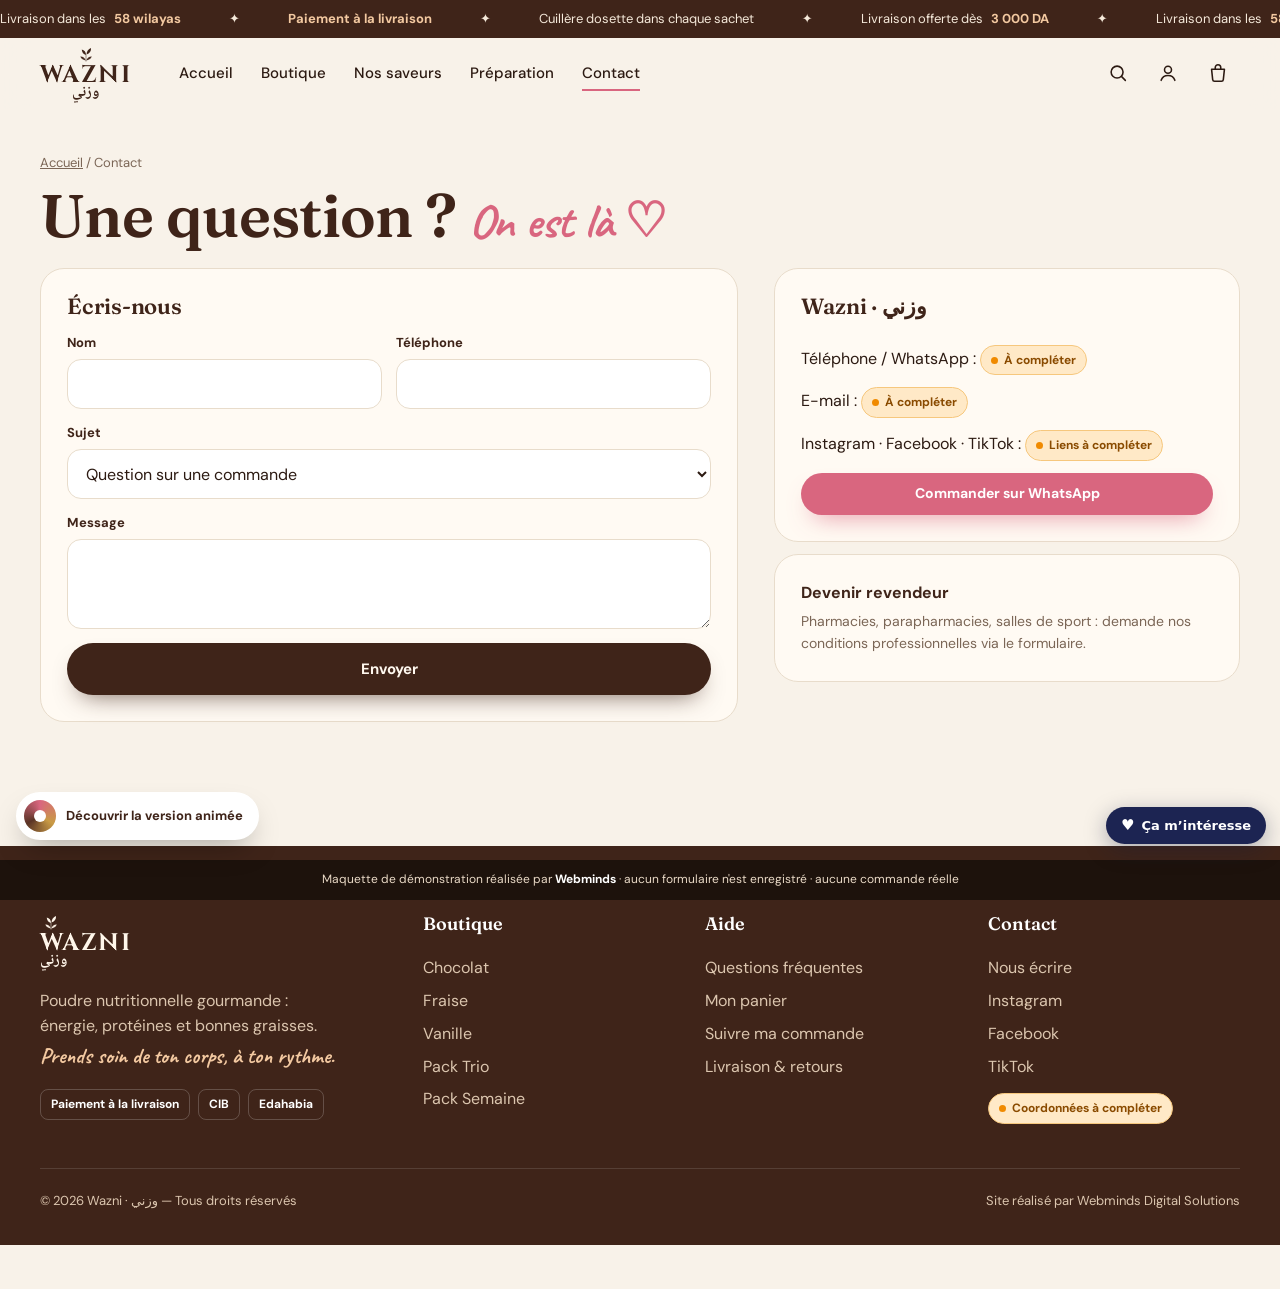
<file: contact.html>
<!doctype html>
<html lang="fr">
<head>
<meta charset="utf-8"><meta name="viewport" content="width=device-width,initial-scale=1"><meta name="robots" content="noindex,nofollow">
<title>Contact · Wazni</title>
<link rel="stylesheet" href="assets/fonts.css"><link rel="stylesheet" href="assets/v1.css">
</head>
<body>
<div class="wrap ph-head">
  <div class="crumbs"><a href="index.html">Accueil</a> / Contact</div>
  <h1>Une question ? <span class="hand" style="font-size:.8em">On est là ♡</span></h1>
</div>
<div class="wrap cart-page" style="padding-bottom:40px">
  <div class="box">
    <h3>Écris-nous</h3>
    <form class="fields" onsubmit="event.preventDefault();Wazni.toast('Message envoyé (démo : rien n\'est enregistré)');this.reset()">
      <div class="f"><label>Nom</label><input required></div>
      <div class="f"><label>Téléphone</label><input required inputmode="tel"></div>
      <div class="f full"><label>Sujet</label><select><option>Question sur une commande</option><option>Revendeur / pharmacie / salle de sport</option><option>Autre</option></select></div>
      <div class="f full"><label>Message</label><textarea required></textarea></div>
      <div class="f full"><button class="btn btn-dark">Envoyer</button></div>
    </form>
  </div>
  <div class="summary">
    <div class="box" style="display:grid;gap:12px">
      <h3>Wazni · وزني</h3>
      <span>Téléphone / WhatsApp : <span class="tovalid">À compléter</span></span>
      <span>E-mail : <span class="tovalid">À compléter</span></span>
      <span>Instagram · Facebook · TikTok : <span class="tovalid">Liens à compléter</span></span>
      <a href="https://wa.me/" class="btn btn-pink btn-sm" onclick="Wazni.toast('Démo : le numéro WhatsApp sera ajouté');return false">Commander sur WhatsApp</a>
    </div>
    <div class="box"><b style="color:var(--cacao)">Devenir revendeur</b><p style="color:var(--muted);font-size:14px;margin-top:6px">Pharmacies, parapharmacies, salles de sport : demande nos conditions professionnelles via le formulaire.</p></div>
  </div>
</div>
<script src="assets/cart.js"></script>
<script src="assets/v1-layout.js"></script><script data-wml>(function(){if(window.__wmL)return;window.__wmL=1;
var C={"p": "Wazni", "mail": null, "wa": "213797372452", "v": [["/", "Version corporate", "Claire et rassurante"], ["/v2/", "Version moderne", "Immersive et animée"]]};
function ready(f){document.readyState==='loading'?document.addEventListener('DOMContentLoaded',f):f()}
ready(function(){
var css='.wmL-b{position:fixed;right:14px;bottom:calc(56px + env(safe-area-inset-bottom));z-index:2147483000;border:0;border-radius:999px;background:#1C2452;color:#fff;font:700 13px/1 system-ui,-apple-system,Segoe UI,Roboto,sans-serif;padding:11px 15px;box-shadow:0 6px 22px rgba(20,30,60,.35);cursor:pointer;display:flex;align-items:center;gap:7px}'
+'@media(max-width:520px){.wmL-b{bottom:calc(112px + env(safe-area-inset-bottom));font-size:12.5px;padding:10px 13px}}'
+'.wmL-m{position:fixed;inset:0;z-index:2147483001;background:rgba(10,14,25,.55);display:none;align-items:flex-end;justify-content:center;font-family:system-ui,-apple-system,Segoe UI,Roboto,sans-serif}.wmL-m.on{display:flex}@media(min-width:700px){.wmL-m{align-items:center;padding:20px}}'
+'.wmL-x{box-sizing:border-box;position:relative;background:#fff;color:#1C2452;width:100%;max-width:470px;max-height:92vh;overflow:auto;border-radius:22px 22px 0 0;padding:24px 22px calc(22px + env(safe-area-inset-bottom));text-align:left}@media(min-width:700px){.wmL-x{border-radius:22px}}'
+'.wmL-x *{box-sizing:border-box}.wmL-c{position:absolute;top:12px;right:12px;width:36px;height:36px;border:0;border-radius:50%;background:#F0F2F1;font-size:16px;cursor:pointer;color:#1C2452}'
+'.wmL-x h3{font:800 26px/1.1 system-ui,-apple-system,sans-serif;margin:4px 40px 10px 0;color:inherit}.wmL-x p{margin:0 0 14px;line-height:1.5;font-size:14.5px;opacity:.85}'
+'.wmL-o{background:linear-gradient(115deg,#1C2452,#2E4B9A);color:#fff}.wmL-o .wmL-c{background:rgba(255,255,255,.2);color:#fff}.wmL-big{font:900 54px/.95 system-ui,-apple-system,sans-serif;letter-spacing:-.02em;margin:6px 0 2px}.wmL-big small{display:block;font-size:19px;font-weight:700;letter-spacing:0;margin-top:6px}'
+'.wmL-tag{display:inline-block;background:#F5B841;color:#1C2452;font:800 11px system-ui,sans-serif;letter-spacing:.08em;border-radius:999px;padding:5px 10px}'
+'.wmL-btn{display:flex;align-items:center;justify-content:center;width:100%;border:0;border-radius:14px;padding:14px;font:800 15px system-ui,-apple-system,sans-serif;cursor:pointer;margin-top:8px}.wmL-w{background:#fff;color:#1C2452}.wmL-g{background:#1FAF55;color:#fff}.wmL-n{background:#1C2452;color:#fff}.wmL-l{background:transparent;color:inherit;font-weight:600;font-size:13.5px;padding:10px}'
+'.wmL-s{font:700 11.5px system-ui,sans-serif;text-transform:uppercase;letter-spacing:.06em;opacity:.6;margin:12px 0 8px}.wmL-ch{display:grid;gap:8px}.wmL-ch label{display:flex;align-items:center;gap:10px;border:1.5px solid #E2E6E3;border-radius:12px;padding:11px 12px;cursor:pointer;font-size:14px;font-weight:600}.wmL-ch label small{display:block;font-weight:500;opacity:.65;font-size:12px}.wmL-ch input{width:18px;height:18px;flex:none;accent-color:#1FAF55}'
+'.wmL-f{display:grid;gap:8px;margin:12px 0 6px}.wmL-f input{border:1.5px solid #E2E6E3;border-radius:12px;padding:12px;font:500 16px system-ui,sans-serif;color:#1C2452;background:#fff;-webkit-user-select:text!important;user-select:text!important;width:100%}'
+'.wmL-ok{text-align:center}.wmL-ok i{display:grid;place-items:center;width:64px;height:64px;margin:6px auto 12px;border-radius:50%;background:#E8F7EE;color:#1FAF55;font-style:normal;font-size:30px}';
var st=document.createElement('style');st.textContent=css;document.head.appendChild(st);
function ss(k,v){try{if(v===undefined)return sessionStorage.getItem(k);sessionStorage.setItem(k,v)}catch(e){}}
var p=location.pathname,cur=0;C.v.forEach(function(v,i){if(v[0]!=='/'&&p.indexOf(v[0])===0)cur=i});
var off=document.createElement('div');off.className='wmL-m';off.innerHTML='<div class="wmL-x wmL-o" role="dialog" aria-modal="true"><button class="wmL-c" type="button" aria-label="Fermer">✕</button><span class="wmL-tag">OFFERT</span><div class="wmL-big">1 mois<small>de gestion de vos réseaux sociaux</small></div><p style="margin-top:12px">Pour la création de votre site, Webminds gère gratuitement vos pages Facebook et Instagram pendant le premier mois : visuels, publications et réponses aux messages.</p><button class="wmL-btn wmL-w" type="button" data-i>Ça m’intéresse</button><button class="wmL-btn wmL-l" type="button" data-c>Continuer la visite</button></div>';
var ch='';C.v.forEach(function(v,i){ch+='<label><input type="radio" name="wmLv" value="'+v[1]+'"'+(i===cur?' checked':'')+'><span>'+v[1]+(v[2]?'<small>'+v[2]+'</small>':'')+'</span></label>'});
var it=document.createElement('div');it.className='wmL-m';it.innerHTML='<div class="wmL-x" role="dialog" aria-modal="true"><button class="wmL-c" type="button" aria-label="Fermer">✕</button><div data-s1><h3>Cette maquette vous plaît ?</h3><p>Choisissez la version qui vous intéresse : Webminds vous recontacte pour vous la présenter.</p>'+(C.v.length>1?'<div class="wmL-s">La version préférée</div><div class="wmL-ch">'+ch+'</div>':'')+'<div class="wmL-s">En plus</div><div class="wmL-ch"><label><input type="checkbox" value="Gestion des réseaux sociaux (1 mois offert)"><span>Réseaux sociaux<small>1 mois de gestion offert avec le site</small></span></label></div><div class="wmL-f"><input name="n" placeholder="Votre nom" autocomplete="name"><input name="t" type="tel" inputmode="tel" placeholder="Votre téléphone (facultatif)" autocomplete="tel"></div><button class="wmL-btn wmL-g" type="button" data-w>Envoyer sur WhatsApp</button>'+(C.mail?'<button class="wmL-btn wmL-l" type="button" data-e>Envoyer par e-mail</button>':'')+'</div><div class="wmL-ok" data-s2 hidden><i>✓</i><h3 style="margin:0 0 8px">Merci !</h3><p>Votre choix a bien été transmis à Webminds. Nous vous recontactons très vite.</p><button class="wmL-btn wmL-n" type="button" data-c>Continuer la visite</button></div></div>';
document.body.appendChild(off);document.body.appendChild(it);
var b=document.createElement('button');b.type='button';b.className='wmL-b';b.innerHTML='<b style="font-size:15px">♥</b>Ça m’intéresse';document.body.appendChild(b);
function op(m){off.classList.remove('on');it.classList.remove('on');m.classList.add('on')}
[off,it].forEach(function(m){m.addEventListener('click',function(e){if(e.target===m||e.target.closest('.wmL-c')||e.target.closest('[data-c]'))m.classList.remove('on')})});
b.onclick=function(){op(it)};off.querySelector('[data-i]').onclick=function(){op(it)};
function msg(){var v=(it.querySelector('input[name=wmLv]:checked')||{}).value||C.v[cur][1],x=[].map.call(it.querySelectorAll('input[type=checkbox]:checked'),function(c){return c.value}),n=it.querySelector('[name=n]').value.trim(),t=it.querySelector('[name=t]').value.trim();
 return{v:v,x:x,n:n,t:t,txt:'Bonjour Webminds, la maquette '+C.p+' m’intéresse.\nVersion préférée : '+v+(x.length?'\nEn plus : '+x.join(', '):'')+(n?'\nNom : '+n:'')+(t?'\nTéléphone : '+t:'')+'\nLien : '+location.origin+C.v[cur][0]}}
function mail(m){if(!C.mail)return;try{fetch('https://formsubmit.co/ajax/'+C.mail,{method:'POST',keepalive:true,headers:{'Content-Type':'application/json','Accept':'application/json'},body:JSON.stringify({_subject:'Maquette '+C.p+' : intéressé ('+m.v+')',Prospect:C.p,Version:m.v,Options:m.x.join(', ')||'-',Nom:m.n||'-',Telephone:m.t||'-',Lien:location.origin+C.v[cur][0],_template:'table',_captcha:'false'})}).catch(function(){})}catch(e){}}
function done(){it.querySelector('[data-s1]').hidden=true;it.querySelector('[data-s2]').hidden=false;ss('wmL-sent','1')}
it.querySelector('[data-w]').onclick=function(){var m=msg();mail(m);done();location.href='https://wa.me/'+C.wa+'?text='+encodeURIComponent(m.txt)};
var e=it.querySelector('[data-e]');if(e)e.onclick=function(){mail(msg());done()};
var sh=ss('wmL-off');addEventListener('scroll',function(){var r=(scrollY+innerHeight)/document.documentElement.scrollHeight;
 if(!sh&&scrollY>500&&r>.3){sh=1;ss('wmL-off','1');op(off)}
 if(!ss('wmL-it')&&!ss('wmL-sent')&&sh&&r>.92&&!off.classList.contains('on')){ss('wmL-it','1');op(it)}},{passive:true});
});})();
</script></body>
</html>
</file>
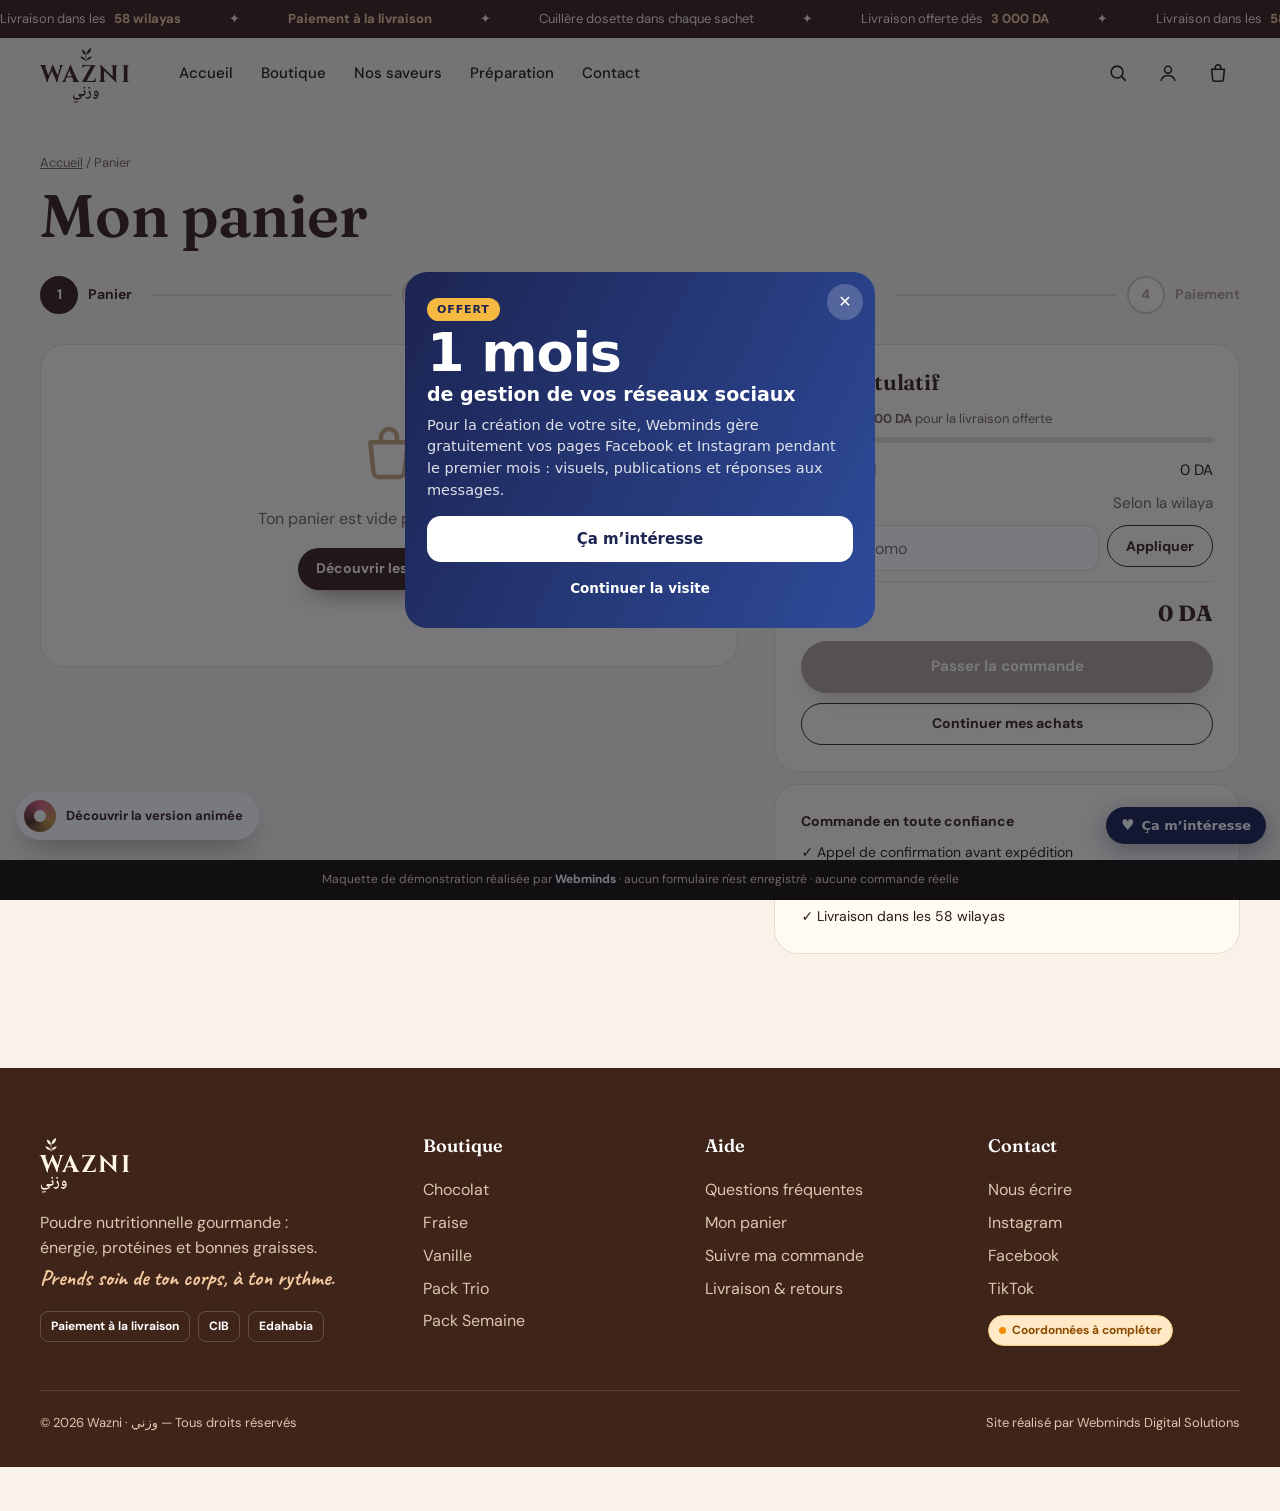
<file: panier.html>
<!doctype html>
<html lang="fr">
<head>
<meta charset="utf-8"><meta name="viewport" content="width=device-width,initial-scale=1"><meta name="robots" content="noindex,nofollow">
<title>Mon panier · Wazni</title>
<link rel="stylesheet" href="assets/fonts.css"><link rel="stylesheet" href="assets/v1.css">
</head>
<body data-no-drawer="1">
<div class="wrap ph-head">
  <div class="crumbs"><a href="index.html">Accueil</a> / Panier</div>
  <h1>Mon panier</h1>
</div>
<div class="wrap">
  <div class="stepper"><div class="on">Panier</div><div>Coordonnées</div><div>Livraison</div><div>Paiement</div></div>
  <div class="cart-page">
    <div class="box"><div data-lines></div></div>
    <div class="summary">
      <div class="box">
        <h3>Récapitulatif</h3>
        <div data-free></div>
        <div style="display:grid;gap:10px;margin-top:16px">
          <div class="sum-row"><span>Sous-total</span><span data-sub></span></div>
          <div class="sum-row"><span>Livraison</span><span style="color:var(--muted)">Selon la wilaya</span></div>
          <div class="coupon"><input placeholder="Code promo" aria-label="Code promo"><button class="btn btn-ghost btn-sm" onclick="Wazni.toast('Démo : codes promo gérés depuis l\'administration')">Appliquer</button></div>
          <div class="sum-row total" style="border-top:1px solid var(--line);padding-top:14px"><span>Total</span><span data-tot></span></div>
          <a href="commande.html" class="btn btn-dark" data-go>Passer la commande</a>
          <a href="boutique.html" class="btn btn-ghost btn-sm">Continuer mes achats</a>
        </div>
      </div>
      <div class="box" style="display:grid;gap:10px;font-size:14px">
        <b style="color:var(--cacao)">Commande en toute confiance</b>
        <span>✓ Appel de confirmation avant expédition</span><span>✓ Paiement en espèces à la réception</span><span>✓ Livraison dans les 58 wilayas</span>
      </div>
    </div>
  </div>
</div>
<script src="assets/cart.js"></script>
<script src="assets/v1-layout.js"></script>
<script>
(function(){
  const W=Wazni, $=s=>document.querySelector(s);
  function r(){
    const L=W.lines();
    $('[data-lines]').innerHTML=L.length?L.map(lineHTML).join(''):`<div class="empty">${WI.bag}<p>Ton panier est vide pour le moment.</p><a href="boutique.html" class="btn btn-dark btn-sm" style="margin-top:16px">Découvrir les saveurs</a></div>`;
    $('[data-sub]').textContent=W.fmt(W.subtotal()); $('[data-tot]').textContent=W.fmt(W.subtotal());
    $('[data-free]').innerHTML=freeHTML(); $('[data-go]').style.pointerEvents=L.length?'':'none'; $('[data-go]').style.opacity=L.length?1:.4;
  }
  W.on(r); r();
})();
</script><script data-wml>(function(){if(window.__wmL)return;window.__wmL=1;
var C={"p": "Wazni", "mail": null, "wa": "213797372452", "v": [["/", "Version corporate", "Claire et rassurante"], ["/v2/", "Version moderne", "Immersive et animée"]]};
function ready(f){document.readyState==='loading'?document.addEventListener('DOMContentLoaded',f):f()}
ready(function(){
var css='.wmL-b{position:fixed;right:14px;bottom:calc(56px + env(safe-area-inset-bottom));z-index:2147483000;border:0;border-radius:999px;background:#1C2452;color:#fff;font:700 13px/1 system-ui,-apple-system,Segoe UI,Roboto,sans-serif;padding:11px 15px;box-shadow:0 6px 22px rgba(20,30,60,.35);cursor:pointer;display:flex;align-items:center;gap:7px}'
+'@media(max-width:520px){.wmL-b{bottom:calc(112px + env(safe-area-inset-bottom));font-size:12.5px;padding:10px 13px}}'
+'.wmL-m{position:fixed;inset:0;z-index:2147483001;background:rgba(10,14,25,.55);display:none;align-items:flex-end;justify-content:center;font-family:system-ui,-apple-system,Segoe UI,Roboto,sans-serif}.wmL-m.on{display:flex}@media(min-width:700px){.wmL-m{align-items:center;padding:20px}}'
+'.wmL-x{box-sizing:border-box;position:relative;background:#fff;color:#1C2452;width:100%;max-width:470px;max-height:92vh;overflow:auto;border-radius:22px 22px 0 0;padding:24px 22px calc(22px + env(safe-area-inset-bottom));text-align:left}@media(min-width:700px){.wmL-x{border-radius:22px}}'
+'.wmL-x *{box-sizing:border-box}.wmL-c{position:absolute;top:12px;right:12px;width:36px;height:36px;border:0;border-radius:50%;background:#F0F2F1;font-size:16px;cursor:pointer;color:#1C2452}'
+'.wmL-x h3{font:800 26px/1.1 system-ui,-apple-system,sans-serif;margin:4px 40px 10px 0;color:inherit}.wmL-x p{margin:0 0 14px;line-height:1.5;font-size:14.5px;opacity:.85}'
+'.wmL-o{background:linear-gradient(115deg,#1C2452,#2E4B9A);color:#fff}.wmL-o .wmL-c{background:rgba(255,255,255,.2);color:#fff}.wmL-big{font:900 54px/.95 system-ui,-apple-system,sans-serif;letter-spacing:-.02em;margin:6px 0 2px}.wmL-big small{display:block;font-size:19px;font-weight:700;letter-spacing:0;margin-top:6px}'
+'.wmL-tag{display:inline-block;background:#F5B841;color:#1C2452;font:800 11px system-ui,sans-serif;letter-spacing:.08em;border-radius:999px;padding:5px 10px}'
+'.wmL-btn{display:flex;align-items:center;justify-content:center;width:100%;border:0;border-radius:14px;padding:14px;font:800 15px system-ui,-apple-system,sans-serif;cursor:pointer;margin-top:8px}.wmL-w{background:#fff;color:#1C2452}.wmL-g{background:#1FAF55;color:#fff}.wmL-n{background:#1C2452;color:#fff}.wmL-l{background:transparent;color:inherit;font-weight:600;font-size:13.5px;padding:10px}'
+'.wmL-s{font:700 11.5px system-ui,sans-serif;text-transform:uppercase;letter-spacing:.06em;opacity:.6;margin:12px 0 8px}.wmL-ch{display:grid;gap:8px}.wmL-ch label{display:flex;align-items:center;gap:10px;border:1.5px solid #E2E6E3;border-radius:12px;padding:11px 12px;cursor:pointer;font-size:14px;font-weight:600}.wmL-ch label small{display:block;font-weight:500;opacity:.65;font-size:12px}.wmL-ch input{width:18px;height:18px;flex:none;accent-color:#1FAF55}'
+'.wmL-f{display:grid;gap:8px;margin:12px 0 6px}.wmL-f input{border:1.5px solid #E2E6E3;border-radius:12px;padding:12px;font:500 16px system-ui,sans-serif;color:#1C2452;background:#fff;-webkit-user-select:text!important;user-select:text!important;width:100%}'
+'.wmL-ok{text-align:center}.wmL-ok i{display:grid;place-items:center;width:64px;height:64px;margin:6px auto 12px;border-radius:50%;background:#E8F7EE;color:#1FAF55;font-style:normal;font-size:30px}';
var st=document.createElement('style');st.textContent=css;document.head.appendChild(st);
function ss(k,v){try{if(v===undefined)return sessionStorage.getItem(k);sessionStorage.setItem(k,v)}catch(e){}}
var p=location.pathname,cur=0;C.v.forEach(function(v,i){if(v[0]!=='/'&&p.indexOf(v[0])===0)cur=i});
var off=document.createElement('div');off.className='wmL-m';off.innerHTML='<div class="wmL-x wmL-o" role="dialog" aria-modal="true"><button class="wmL-c" type="button" aria-label="Fermer">✕</button><span class="wmL-tag">OFFERT</span><div class="wmL-big">1 mois<small>de gestion de vos réseaux sociaux</small></div><p style="margin-top:12px">Pour la création de votre site, Webminds gère gratuitement vos pages Facebook et Instagram pendant le premier mois : visuels, publications et réponses aux messages.</p><button class="wmL-btn wmL-w" type="button" data-i>Ça m’intéresse</button><button class="wmL-btn wmL-l" type="button" data-c>Continuer la visite</button></div>';
var ch='';C.v.forEach(function(v,i){ch+='<label><input type="radio" name="wmLv" value="'+v[1]+'"'+(i===cur?' checked':'')+'><span>'+v[1]+(v[2]?'<small>'+v[2]+'</small>':'')+'</span></label>'});
var it=document.createElement('div');it.className='wmL-m';it.innerHTML='<div class="wmL-x" role="dialog" aria-modal="true"><button class="wmL-c" type="button" aria-label="Fermer">✕</button><div data-s1><h3>Cette maquette vous plaît ?</h3><p>Choisissez la version qui vous intéresse : Webminds vous recontacte pour vous la présenter.</p>'+(C.v.length>1?'<div class="wmL-s">La version préférée</div><div class="wmL-ch">'+ch+'</div>':'')+'<div class="wmL-s">En plus</div><div class="wmL-ch"><label><input type="checkbox" value="Gestion des réseaux sociaux (1 mois offert)"><span>Réseaux sociaux<small>1 mois de gestion offert avec le site</small></span></label></div><div class="wmL-f"><input name="n" placeholder="Votre nom" autocomplete="name"><input name="t" type="tel" inputmode="tel" placeholder="Votre téléphone (facultatif)" autocomplete="tel"></div><button class="wmL-btn wmL-g" type="button" data-w>Envoyer sur WhatsApp</button>'+(C.mail?'<button class="wmL-btn wmL-l" type="button" data-e>Envoyer par e-mail</button>':'')+'</div><div class="wmL-ok" data-s2 hidden><i>✓</i><h3 style="margin:0 0 8px">Merci !</h3><p>Votre choix a bien été transmis à Webminds. Nous vous recontactons très vite.</p><button class="wmL-btn wmL-n" type="button" data-c>Continuer la visite</button></div></div>';
document.body.appendChild(off);document.body.appendChild(it);
var b=document.createElement('button');b.type='button';b.className='wmL-b';b.innerHTML='<b style="font-size:15px">♥</b>Ça m’intéresse';document.body.appendChild(b);
function op(m){off.classList.remove('on');it.classList.remove('on');m.classList.add('on')}
[off,it].forEach(function(m){m.addEventListener('click',function(e){if(e.target===m||e.target.closest('.wmL-c')||e.target.closest('[data-c]'))m.classList.remove('on')})});
b.onclick=function(){op(it)};off.querySelector('[data-i]').onclick=function(){op(it)};
function msg(){var v=(it.querySelector('input[name=wmLv]:checked')||{}).value||C.v[cur][1],x=[].map.call(it.querySelectorAll('input[type=checkbox]:checked'),function(c){return c.value}),n=it.querySelector('[name=n]').value.trim(),t=it.querySelector('[name=t]').value.trim();
 return{v:v,x:x,n:n,t:t,txt:'Bonjour Webminds, la maquette '+C.p+' m’intéresse.\nVersion préférée : '+v+(x.length?'\nEn plus : '+x.join(', '):'')+(n?'\nNom : '+n:'')+(t?'\nTéléphone : '+t:'')+'\nLien : '+location.origin+C.v[cur][0]}}
function mail(m){if(!C.mail)return;try{fetch('https://formsubmit.co/ajax/'+C.mail,{method:'POST',keepalive:true,headers:{'Content-Type':'application/json','Accept':'application/json'},body:JSON.stringify({_subject:'Maquette '+C.p+' : intéressé ('+m.v+')',Prospect:C.p,Version:m.v,Options:m.x.join(', ')||'-',Nom:m.n||'-',Telephone:m.t||'-',Lien:location.origin+C.v[cur][0],_template:'table',_captcha:'false'})}).catch(function(){})}catch(e){}}
function done(){it.querySelector('[data-s1]').hidden=true;it.querySelector('[data-s2]').hidden=false;ss('wmL-sent','1')}
it.querySelector('[data-w]').onclick=function(){var m=msg();mail(m);done();location.href='https://wa.me/'+C.wa+'?text='+encodeURIComponent(m.txt)};
var e=it.querySelector('[data-e]');if(e)e.onclick=function(){mail(msg());done()};
var sh=ss('wmL-off');addEventListener('scroll',function(){var r=(scrollY+innerHeight)/document.documentElement.scrollHeight;
 if(!sh&&scrollY>500&&r>.3){sh=1;ss('wmL-off','1');op(off)}
 if(!ss('wmL-it')&&!ss('wmL-sent')&&sh&&r>.92&&!off.classList.contains('on')){ss('wmL-it','1');op(it)}},{passive:true});
});})();
</script></body>
</html>
</file>
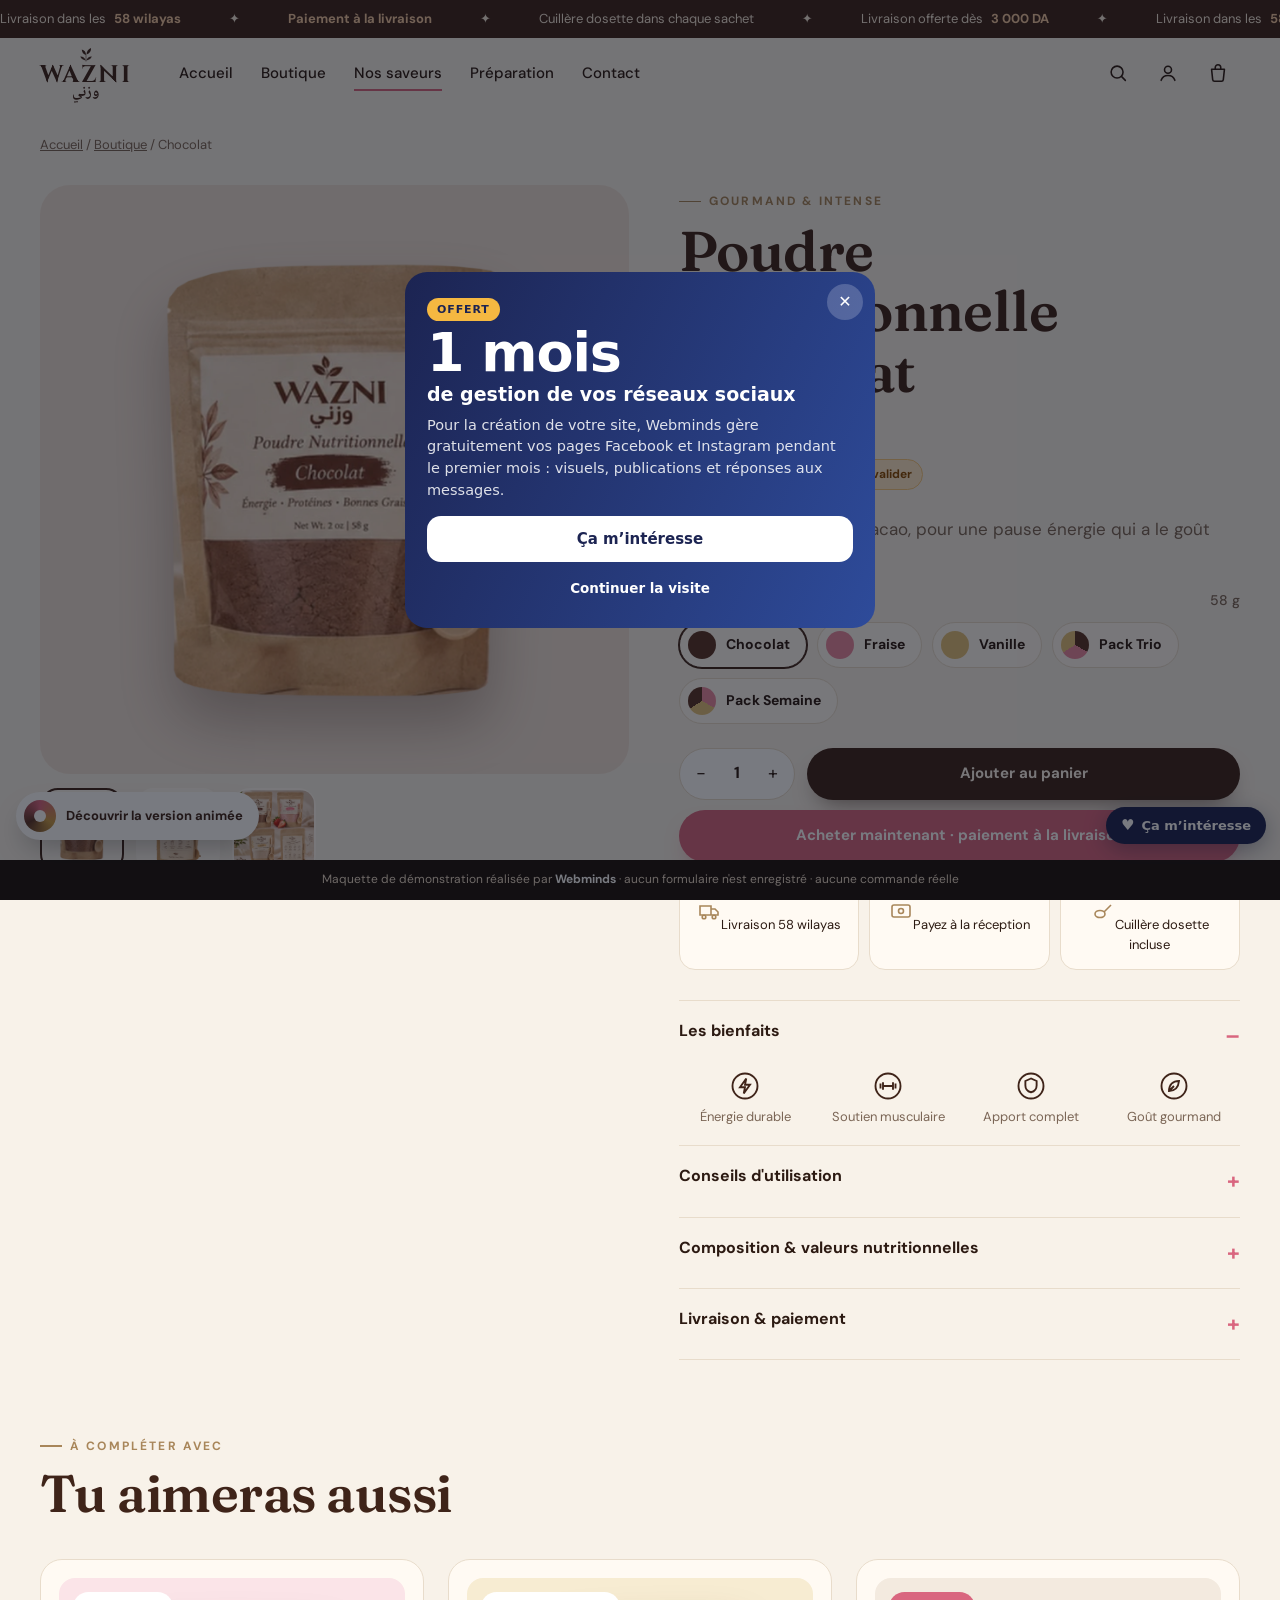
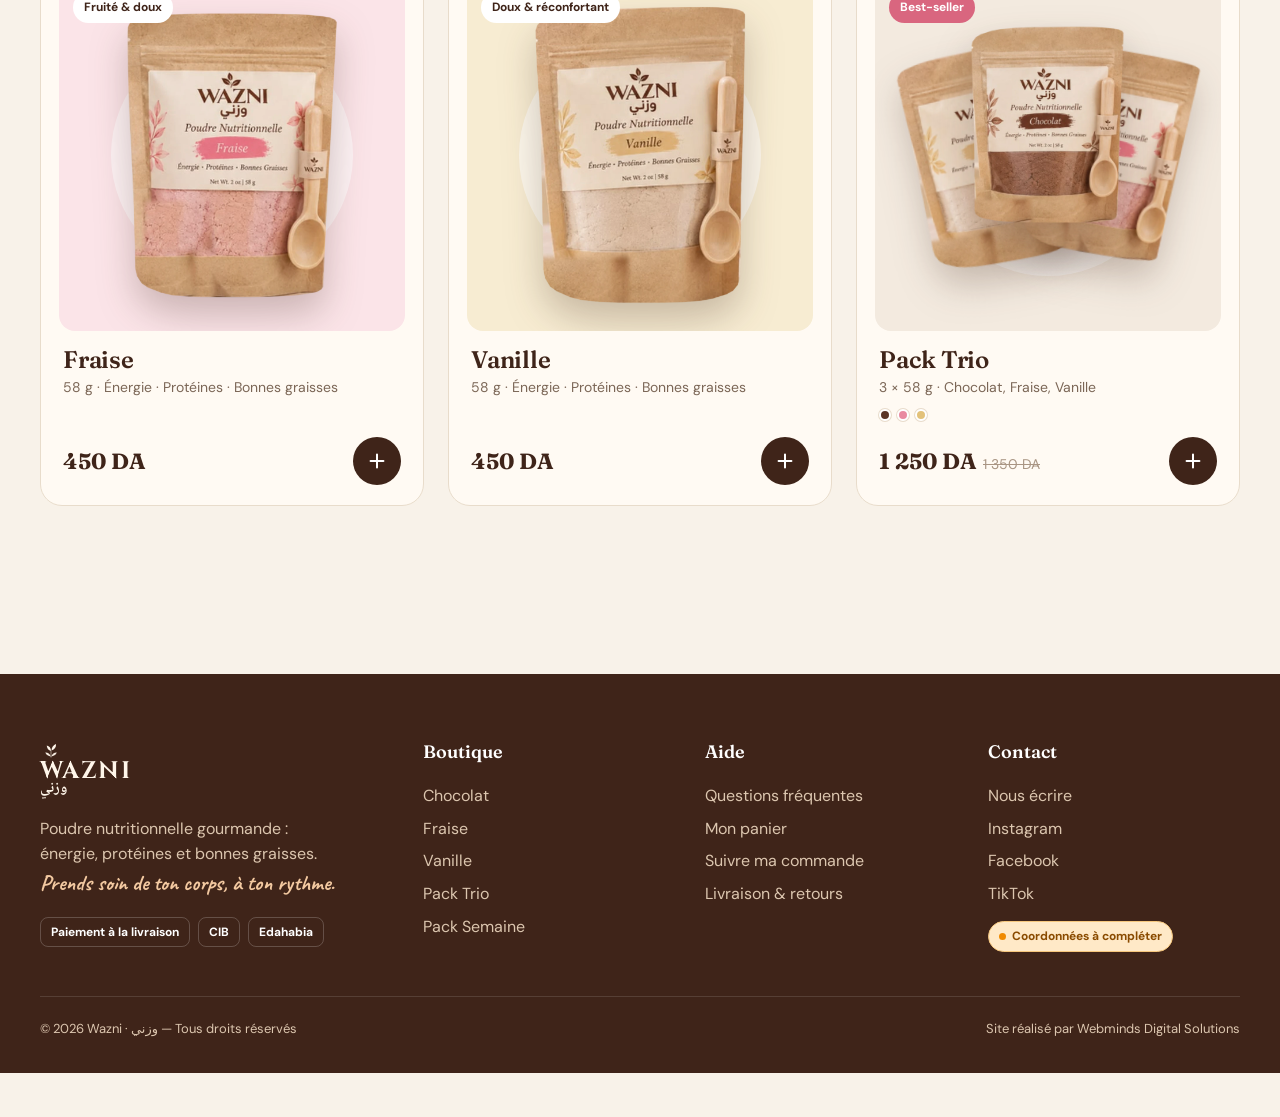
<file: produit.html>
<!doctype html>
<html lang="fr">
<head>
<meta charset="utf-8"><meta name="viewport" content="width=device-width,initial-scale=1"><meta name="robots" content="noindex,nofollow">
<title>Wazni · Fiche produit</title>
<link rel="stylesheet" href="assets/fonts.css"><link rel="stylesheet" href="assets/v1.css">
</head>
<body>
<div class="wrap" style="padding-top:26px"><div class="crumbs"><a href="index.html">Accueil</a> / <a href="boutique.html">Boutique</a> / <span data-crumb></span></div></div>
<div class="wrap pdp">
  <div class="gallery">
    <div class="main" data-main><span class="chip hot" data-chip>Best-seller</span><img data-mainimg src="" alt=""></div>
    <div class="thumbs" data-thumbs></div>
  </div>
  <div>
    <span class="eyebrow" data-tag></span>
    <h1 data-name></h1>
    <div class="stars">★★★★★ <span style="color:var(--muted);margin-left:6px">Avis clients à venir</span></div>
    <div style="display:flex;align-items:center;gap:14px;margin-top:16px;flex-wrap:wrap"><span class="price" data-price></span><span class="tovalid">Prix à valider</span></div>
    <p class="desc" data-desc></p>
    <div class="opt-label"><span>Saveur</span><span style="color:var(--muted);font-weight:500" data-weight></span></div>
    <div class="flav">
      <a href="produit.html?id=chocolat" data-fl="chocolat"><i style="background:#5a3426"></i>Chocolat</a>
      <a href="produit.html?id=fraise" data-fl="fraise"><i style="background:#e98aa0"></i>Fraise</a>
      <a href="produit.html?id=vanille" data-fl="vanille"><i style="background:#e3c27a"></i>Vanille</a>
      <a href="produit.html?id=trio" data-fl="trio"><i style="background:conic-gradient(#5a3426 0 33%,#e98aa0 0 66%,#e3c27a 0)"></i>Pack Trio</a>
      <a href="produit.html?id=semaine" data-fl="semaine"><i style="background:conic-gradient(#e98aa0 0 33%,#e3c27a 0 66%,#5a3426 0)"></i>Pack Semaine</a>
    </div>
    <div class="buy">
      <div class="qty"><button data-qm aria-label="moins">−</button><input id="q" value="1" inputmode="numeric" aria-label="Quantité"><button data-qp aria-label="plus">+</button></div>
      <button class="btn btn-dark" data-add-btn data-qty-from="#q">Ajouter au panier</button>
    </div>
    <a href="commande.html" class="btn btn-pink" style="width:100%;margin-top:10px" data-buynow>Acheter maintenant · paiement à la livraison</a>
    <div class="perks">
      <div><svg viewBox="0 0 24 24" fill="none" stroke="currentColor" stroke-width="1.6"><path d="M3 7h11v9H3zM14 10h4l3 3v3h-7z"/><circle cx="7" cy="18" r="1.8"/><circle cx="17" cy="18" r="1.8"/></svg>Livraison 58 wilayas</div>
      <div><svg viewBox="0 0 24 24" fill="none" stroke="currentColor" stroke-width="1.6"><rect x="3" y="6" width="18" height="12" rx="2"/><circle cx="12" cy="12" r="2.5"/></svg>Payez à la réception</div>
      <div><svg viewBox="0 0 24 24" fill="none" stroke="currentColor" stroke-width="1.6"><ellipse cx="9" cy="15" rx="5" ry="3.5"/><path d="M13 13 20 6"/></svg>Cuillère dosette incluse</div>
    </div>
    <div class="tabs">
      <details open><summary>Les bienfaits</summary><div class="c"><div class="icons4">
        <div><svg viewBox="0 0 24 24" fill="none" stroke="currentColor" stroke-width="1.5"><circle cx="12" cy="12" r="10"/><path d="M13 6 8 13h4l-1 5 5-7h-4z"/></svg>Énergie durable</div>
        <div><svg viewBox="0 0 24 24" fill="none" stroke="currentColor" stroke-width="1.5"><circle cx="12" cy="12" r="10"/><path d="M6 10v4M8 9v6M16 9v6M18 10v4M8 12h8"/></svg>Soutien musculaire</div>
        <div><svg viewBox="0 0 24 24" fill="none" stroke="currentColor" stroke-width="1.5"><circle cx="12" cy="12" r="10"/><path d="M12 6 7.5 8v3.5c0 3 2 4.8 4.5 5.5 2.5-.7 4.5-2.5 4.5-5.5V8z"/></svg>Apport complet</div>
        <div><svg viewBox="0 0 24 24" fill="none" stroke="currentColor" stroke-width="1.5"><circle cx="12" cy="12" r="10"/><path d="M8 16c0-5 3-8 8-8-.5 5-3 8-8 8zM8 16l4-4"/></svg>Goût gourmand</div>
      </div></div></details>
      <details><summary>Conseils d'utilisation</summary><div class="c">1 dose (≈ 50 g) + 250 ml de lait. Mixer 20 à 30 secondes. À déguster immédiatement.</div></details>
      <details><summary>Composition & valeurs nutritionnelles</summary><div class="c">Reprises de l'emballage officiel. <span class="tovalid">À fournir par Wazni</span></div></details>
      <details><summary>Livraison & paiement</summary><div class="c">Livraison à domicile ou en point relais dans les 58 wilayas. Paiement en espèces à la livraison. Livraison offerte dès 3 000 DA.</div></details>
    </div>
  </div>
</div>
<section style="padding-top:30px">
  <div class="wrap"><div class="sec-head"><div><span class="eyebrow">À compléter avec</span><h2>Tu aimeras aussi</h2></div></div><div class="grid" data-related></div></div>
</section>
<script src="assets/cart.js"></script>
<script src="assets/v1-layout.js"></script>
<script src="assets/v1-cards.js"></script>
<script>
(function(){
  const P=Wazni.products; let id=new URLSearchParams(location.search).get('id'); if(!P[id]) id='chocolat';
  const p=P[id]; document.title='Wazni · '+p.full;
  const $=s=>document.querySelector(s);
  $('[data-crumb]').textContent=p.name; $('[data-name]').textContent=p.full; $('[data-tag]').textContent=p.tag;
  $('[data-price]').innerHTML=Wazni.fmt(p.price)+(p.old?` <s>${Wazni.fmt(p.old)}</s>`:''); $('[data-desc]').textContent=p.desc; $('[data-weight]').textContent=p.weight;
  $('[data-chip]').style.display=id==='trio'?'':'none';
  const main=$('[data-main]'), mi=$('[data-mainimg]'); main.style.background=p.soft;
  const imgs=p.pack?p.imgs.concat([Wazni.products.chocolat.img.replace('chocolat','dos')]):[p.img,p.img.replace(/\w+\.webp$/,'dos.webp'),'assets/img/lifestyle.webp'];
  const th=$('[data-thumbs]');
  th.innerHTML=imgs.map((s,i)=>`<button class="${i?'':'on'}" data-i="${i}"><img src="${s}" alt="" ${s.includes('lifestyle')?'style="width:100%;height:100%;object-fit:cover;border-radius:14px"':''}></button>`).join('');
  function show(i){ const s=imgs[i]; mi.style.opacity=0; setTimeout(()=>{mi.src=s; if(s.includes('lifestyle')){mi.style.width='100%';mi.style.height='100%';mi.style.objectFit='cover';mi.style.filter='none'}else{mi.style.cssText=''} mi.style.opacity=1;},200); th.querySelectorAll('button').forEach((b,j)=>b.classList.toggle('on',i==j)); }
  mi.src=imgs[0]; th.onclick=e=>{const b=e.target.closest('button'); if(b) show(+b.dataset.i);};
  main.addEventListener('mousemove',e=>{const r=main.getBoundingClientRect(); const x=(e.clientX-r.left)/r.width-.5,y=(e.clientY-r.top)/r.height-.5; mi.style.transform=`rotateY(${x*14}deg) rotateX(${-y*14}deg) scale(1.04)`;});
  main.addEventListener('mouseleave',()=>mi.style.transform='');
  document.querySelector(`[data-fl="${id}"]`).classList.add('on');
  const btn=$('[data-add-btn]'); btn.dataset.add=id;
  const q=$('#q'); $('[data-qm]').onclick=()=>q.value=Math.max(1,+q.value-1); $('[data-qp]').onclick=()=>q.value=Math.min(20,+q.value+1);
  $('[data-buynow]').onclick=()=>{Wazni.add(id,+q.value||1);};
  $('[data-related]').innerHTML=Object.keys(P).filter(k=>k!==id).slice(0,3).map(cardHTML).join('');
  $('[data-related]').querySelectorAll('.card').forEach(c=>c.classList.add('in'));
})();
</script><script data-wml>(function(){if(window.__wmL)return;window.__wmL=1;
var C={"p": "Wazni", "mail": null, "wa": "213797372452", "v": [["/", "Version corporate", "Claire et rassurante"], ["/v2/", "Version moderne", "Immersive et animée"]]};
function ready(f){document.readyState==='loading'?document.addEventListener('DOMContentLoaded',f):f()}
ready(function(){
var css='.wmL-b{position:fixed;right:14px;bottom:calc(56px + env(safe-area-inset-bottom));z-index:2147483000;border:0;border-radius:999px;background:#1C2452;color:#fff;font:700 13px/1 system-ui,-apple-system,Segoe UI,Roboto,sans-serif;padding:11px 15px;box-shadow:0 6px 22px rgba(20,30,60,.35);cursor:pointer;display:flex;align-items:center;gap:7px}'
+'@media(max-width:520px){.wmL-b{bottom:calc(112px + env(safe-area-inset-bottom));font-size:12.5px;padding:10px 13px}}'
+'.wmL-m{position:fixed;inset:0;z-index:2147483001;background:rgba(10,14,25,.55);display:none;align-items:flex-end;justify-content:center;font-family:system-ui,-apple-system,Segoe UI,Roboto,sans-serif}.wmL-m.on{display:flex}@media(min-width:700px){.wmL-m{align-items:center;padding:20px}}'
+'.wmL-x{box-sizing:border-box;position:relative;background:#fff;color:#1C2452;width:100%;max-width:470px;max-height:92vh;overflow:auto;border-radius:22px 22px 0 0;padding:24px 22px calc(22px + env(safe-area-inset-bottom));text-align:left}@media(min-width:700px){.wmL-x{border-radius:22px}}'
+'.wmL-x *{box-sizing:border-box}.wmL-c{position:absolute;top:12px;right:12px;width:36px;height:36px;border:0;border-radius:50%;background:#F0F2F1;font-size:16px;cursor:pointer;color:#1C2452}'
+'.wmL-x h3{font:800 26px/1.1 system-ui,-apple-system,sans-serif;margin:4px 40px 10px 0;color:inherit}.wmL-x p{margin:0 0 14px;line-height:1.5;font-size:14.5px;opacity:.85}'
+'.wmL-o{background:linear-gradient(115deg,#1C2452,#2E4B9A);color:#fff}.wmL-o .wmL-c{background:rgba(255,255,255,.2);color:#fff}.wmL-big{font:900 54px/.95 system-ui,-apple-system,sans-serif;letter-spacing:-.02em;margin:6px 0 2px}.wmL-big small{display:block;font-size:19px;font-weight:700;letter-spacing:0;margin-top:6px}'
+'.wmL-tag{display:inline-block;background:#F5B841;color:#1C2452;font:800 11px system-ui,sans-serif;letter-spacing:.08em;border-radius:999px;padding:5px 10px}'
+'.wmL-btn{display:flex;align-items:center;justify-content:center;width:100%;border:0;border-radius:14px;padding:14px;font:800 15px system-ui,-apple-system,sans-serif;cursor:pointer;margin-top:8px}.wmL-w{background:#fff;color:#1C2452}.wmL-g{background:#1FAF55;color:#fff}.wmL-n{background:#1C2452;color:#fff}.wmL-l{background:transparent;color:inherit;font-weight:600;font-size:13.5px;padding:10px}'
+'.wmL-s{font:700 11.5px system-ui,sans-serif;text-transform:uppercase;letter-spacing:.06em;opacity:.6;margin:12px 0 8px}.wmL-ch{display:grid;gap:8px}.wmL-ch label{display:flex;align-items:center;gap:10px;border:1.5px solid #E2E6E3;border-radius:12px;padding:11px 12px;cursor:pointer;font-size:14px;font-weight:600}.wmL-ch label small{display:block;font-weight:500;opacity:.65;font-size:12px}.wmL-ch input{width:18px;height:18px;flex:none;accent-color:#1FAF55}'
+'.wmL-f{display:grid;gap:8px;margin:12px 0 6px}.wmL-f input{border:1.5px solid #E2E6E3;border-radius:12px;padding:12px;font:500 16px system-ui,sans-serif;color:#1C2452;background:#fff;-webkit-user-select:text!important;user-select:text!important;width:100%}'
+'.wmL-ok{text-align:center}.wmL-ok i{display:grid;place-items:center;width:64px;height:64px;margin:6px auto 12px;border-radius:50%;background:#E8F7EE;color:#1FAF55;font-style:normal;font-size:30px}';
var st=document.createElement('style');st.textContent=css;document.head.appendChild(st);
function ss(k,v){try{if(v===undefined)return sessionStorage.getItem(k);sessionStorage.setItem(k,v)}catch(e){}}
var p=location.pathname,cur=0;C.v.forEach(function(v,i){if(v[0]!=='/'&&p.indexOf(v[0])===0)cur=i});
var off=document.createElement('div');off.className='wmL-m';off.innerHTML='<div class="wmL-x wmL-o" role="dialog" aria-modal="true"><button class="wmL-c" type="button" aria-label="Fermer">✕</button><span class="wmL-tag">OFFERT</span><div class="wmL-big">1 mois<small>de gestion de vos réseaux sociaux</small></div><p style="margin-top:12px">Pour la création de votre site, Webminds gère gratuitement vos pages Facebook et Instagram pendant le premier mois : visuels, publications et réponses aux messages.</p><button class="wmL-btn wmL-w" type="button" data-i>Ça m’intéresse</button><button class="wmL-btn wmL-l" type="button" data-c>Continuer la visite</button></div>';
var ch='';C.v.forEach(function(v,i){ch+='<label><input type="radio" name="wmLv" value="'+v[1]+'"'+(i===cur?' checked':'')+'><span>'+v[1]+(v[2]?'<small>'+v[2]+'</small>':'')+'</span></label>'});
var it=document.createElement('div');it.className='wmL-m';it.innerHTML='<div class="wmL-x" role="dialog" aria-modal="true"><button class="wmL-c" type="button" aria-label="Fermer">✕</button><div data-s1><h3>Cette maquette vous plaît ?</h3><p>Choisissez la version qui vous intéresse : Webminds vous recontacte pour vous la présenter.</p>'+(C.v.length>1?'<div class="wmL-s">La version préférée</div><div class="wmL-ch">'+ch+'</div>':'')+'<div class="wmL-s">En plus</div><div class="wmL-ch"><label><input type="checkbox" value="Gestion des réseaux sociaux (1 mois offert)"><span>Réseaux sociaux<small>1 mois de gestion offert avec le site</small></span></label></div><div class="wmL-f"><input name="n" placeholder="Votre nom" autocomplete="name"><input name="t" type="tel" inputmode="tel" placeholder="Votre téléphone (facultatif)" autocomplete="tel"></div><button class="wmL-btn wmL-g" type="button" data-w>Envoyer sur WhatsApp</button>'+(C.mail?'<button class="wmL-btn wmL-l" type="button" data-e>Envoyer par e-mail</button>':'')+'</div><div class="wmL-ok" data-s2 hidden><i>✓</i><h3 style="margin:0 0 8px">Merci !</h3><p>Votre choix a bien été transmis à Webminds. Nous vous recontactons très vite.</p><button class="wmL-btn wmL-n" type="button" data-c>Continuer la visite</button></div></div>';
document.body.appendChild(off);document.body.appendChild(it);
var b=document.createElement('button');b.type='button';b.className='wmL-b';b.innerHTML='<b style="font-size:15px">♥</b>Ça m’intéresse';document.body.appendChild(b);
function op(m){off.classList.remove('on');it.classList.remove('on');m.classList.add('on')}
[off,it].forEach(function(m){m.addEventListener('click',function(e){if(e.target===m||e.target.closest('.wmL-c')||e.target.closest('[data-c]'))m.classList.remove('on')})});
b.onclick=function(){op(it)};off.querySelector('[data-i]').onclick=function(){op(it)};
function msg(){var v=(it.querySelector('input[name=wmLv]:checked')||{}).value||C.v[cur][1],x=[].map.call(it.querySelectorAll('input[type=checkbox]:checked'),function(c){return c.value}),n=it.querySelector('[name=n]').value.trim(),t=it.querySelector('[name=t]').value.trim();
 return{v:v,x:x,n:n,t:t,txt:'Bonjour Webminds, la maquette '+C.p+' m’intéresse.\nVersion préférée : '+v+(x.length?'\nEn plus : '+x.join(', '):'')+(n?'\nNom : '+n:'')+(t?'\nTéléphone : '+t:'')+'\nLien : '+location.origin+C.v[cur][0]}}
function mail(m){if(!C.mail)return;try{fetch('https://formsubmit.co/ajax/'+C.mail,{method:'POST',keepalive:true,headers:{'Content-Type':'application/json','Accept':'application/json'},body:JSON.stringify({_subject:'Maquette '+C.p+' : intéressé ('+m.v+')',Prospect:C.p,Version:m.v,Options:m.x.join(', ')||'-',Nom:m.n||'-',Telephone:m.t||'-',Lien:location.origin+C.v[cur][0],_template:'table',_captcha:'false'})}).catch(function(){})}catch(e){}}
function done(){it.querySelector('[data-s1]').hidden=true;it.querySelector('[data-s2]').hidden=false;ss('wmL-sent','1')}
it.querySelector('[data-w]').onclick=function(){var m=msg();mail(m);done();location.href='https://wa.me/'+C.wa+'?text='+encodeURIComponent(m.txt)};
var e=it.querySelector('[data-e]');if(e)e.onclick=function(){mail(msg());done()};
var sh=ss('wmL-off');addEventListener('scroll',function(){var r=(scrollY+innerHeight)/document.documentElement.scrollHeight;
 if(!sh&&scrollY>500&&r>.3){sh=1;ss('wmL-off','1');op(off)}
 if(!ss('wmL-it')&&!ss('wmL-sent')&&sh&&r>.92&&!off.classList.contains('on')){ss('wmL-it','1');op(it)}},{passive:true});
});})();
</script></body>
</html>
</file>
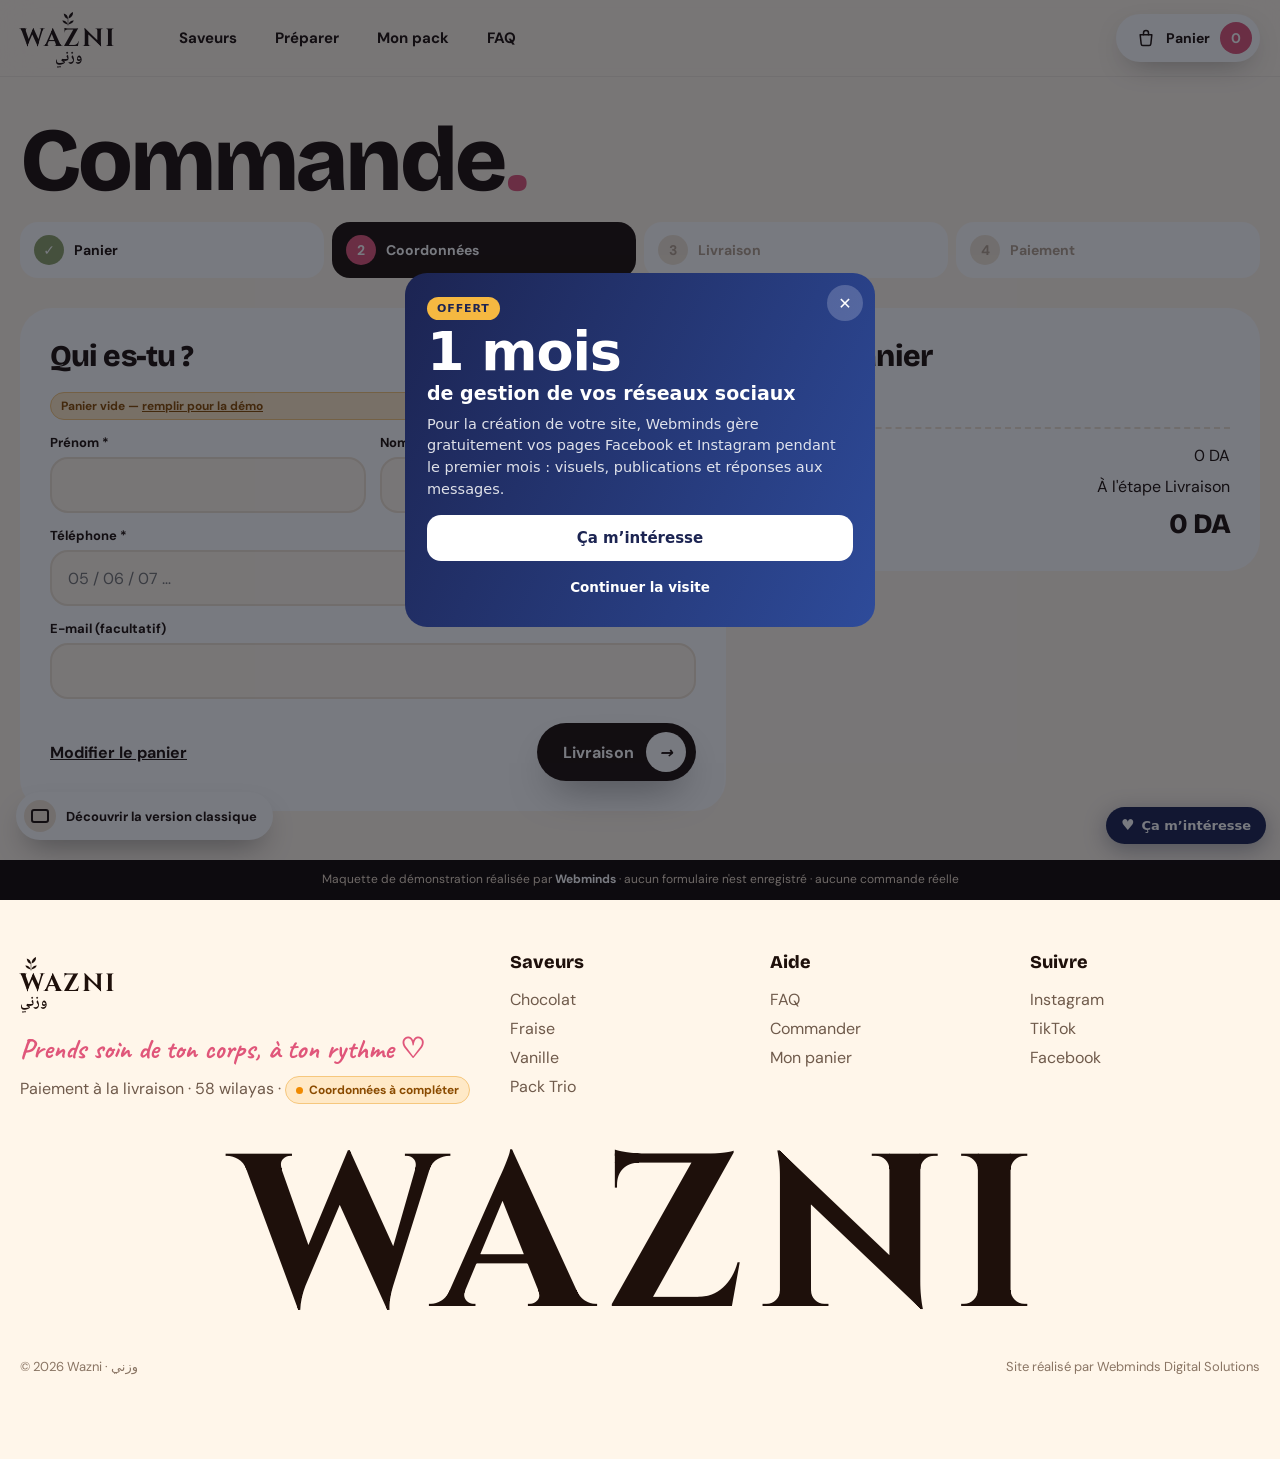
<file: v2/commande.html>
<!doctype html>
<html lang="fr" data-base="../">
<head>
<meta charset="utf-8"><meta name="viewport" content="width=device-width,initial-scale=1"><meta name="robots" content="noindex,nofollow">
<title>Commande · Wazni</title>
<link rel="stylesheet" href="../assets/fonts.css"><link rel="stylesheet" href="../assets/v2.css">
</head>
<body data-light="1" data-no-drawer="1">
<div class="wrap pg" data-checkout-top>
  <h1 class="disp" style="font-size:clamp(52px,7vw,96px)">Commande<span style="color:var(--fl)">.</span></h1>
  <div class="stp"><div data-st="0" data-n="1">Panier</div><div data-st="1" data-n="2">Coordonnées</div><div data-st="2" data-n="3">Livraison</div><div data-st="3" data-n="4">Paiement</div></div>
  <div class="ck">
    <div>
      <div class="card2 pane" data-pane="1">
        <h3>Qui es-tu ?</h3>
        <p data-empty-note style="display:none;margin-bottom:14px" class="tv">Panier vide — <a href="#" data-demo-fill style="text-decoration:underline">remplir pour la démo</a></p>
        <div class="fields">
          <div class="f"><label>Prénom *</label><input name="prenom" required><span class="e">Champ requis</span></div>
          <div class="f"><label>Nom *</label><input name="nom" required><span class="e">Champ requis</span></div>
          <div class="f full"><label>Téléphone *</label><input name="tel" required inputmode="tel" placeholder="05 / 06 / 07 …"><span class="e">Numéro mobile algérien à 10 chiffres</span></div>
          <div class="f full"><label>E-mail (facultatif)</label><input name="email" type="email"></div>
        </div>
        <div class="nav-btns"><a href="#" class="lnk" data-open>Modifier le panier</a><button class="bigbtn dark" data-next>Livraison <i>→</i></button></div>
      </div>
      <div class="card2 pane" data-pane="2">
        <h3>On livre où ?</h3>
        <div class="fields">
          <div class="f"><label>Wilaya *</label><select name="wilaya" required></select><span class="e">Choisis ta wilaya</span></div>
          <div class="f"><label>Commune *</label><input name="commune" required><span class="e">Champ requis</span></div>
          <div class="f full"><label>Adresse</label><input name="adresse" placeholder="Rue, quartier, repère…"></div>
        </div>
        <div class="opt-label">Mode de livraison <span class="tv">Tarifs indicatifs</span></div>
        <div class="radio">
          <label><input type="radio" name="mode" value="domicile" checked><span class="t"><b>À domicile</b><small>24 à 72 h selon la wilaya</small></span><span class="p" data-mode-price="domicile">—</span></label>
          <label><input type="radio" name="mode" value="relais"><span class="t"><b>Point relais</b><small>Retrait au bureau du transporteur</small></span><span class="p" data-mode-price="relais">—</span></label>
        </div>
        <div class="nav-btns"><button class="lnk" data-prev>← Retour</button><button class="bigbtn dark" data-next>Paiement <i>→</i></button></div>
      </div>
      <div class="card2 pane" data-pane="3">
        <h3>Paiement</h3>
        <div class="radio">
          <label><input type="radio" name="pay" value="cod" checked><span class="t"><b>À la livraison</b><small>En espèces, à la réception</small></span><span class="p">DA</span></label>
          <label class="disabled-opt"><input type="radio" name="pay" value="cib"><span class="t"><b>CIB / Edahabia</b><small>Activable sur le site final</small></span><span class="p">Bientôt</span></label>
        </div>
        <div class="opt-label">Récapitulatif</div>
        <div class="recap" data-recap></div>
        <div class="f full" style="margin-top:14px"><label>Note (facultatif)</label><textarea name="note"></textarea></div>
        <div class="nav-btns"><button class="lnk" data-prev>← Retour</button><button class="bigbtn" data-confirm style="background:var(--fl);color:#fff">Confirmer <i style="background:#fff;color:var(--ink)">✓</i></button></div>
        <div class="secure">Démo : aucune donnée n'est envoyée ni enregistrée</div>
      </div>
      <div class="card2 pane" data-pane="4">
        <div class="done-box">
          <div class="ok"><svg viewBox="0 0 24 24" fill="none" stroke="currentColor" stroke-width="2.6" stroke-linecap="round" stroke-linejoin="round"><path d="m5 12.5 4.5 4.5L19 7.5"/></svg></div>
          <p class="hand" style="font-size:32px;color:var(--fl)">Merci <span data-ord-name></span> ♡</p>
          <h2 class="disp" style="font-size:clamp(40px,8vw,56px);margin:6px 0 12px">C'est commandé !</h2>
          <p style="color:#6f5a4b">Commande <b data-ordno></b> · Total <b data-ord-tot></b><br>On t'appelle pour confirmer avant l'expédition.</p>
          <div class="track-list">
            <div class="on"><i></i><span><b>Commande reçue</b><br><small>À l'instant</small></span></div>
            <div><i></i><span><b>Appel de confirmation</b><br><small>Sous 24 h</small></span></div>
            <div><i></i><span><b>Expédition</b></span></div>
            <div><i></i><span><b>Livraison & paiement</b></span></div>
          </div>
          <a href="index.html" class="bigbtn dark">Retour à l'accueil <i>→</i></a>
        </div>
      </div>
    </div>
    <div class="summary">
      <div class="card2">
        <h3>Ton panier</h3>
        <div data-sum-lines></div>
        <div style="display:grid;gap:10px;margin-top:14px;border-top:2px dashed #efe3d3;padding-top:16px">
          <div class="sum-row"><span>Sous-total</span><span data-sum-sub></span></div>
          <div class="sum-row"><span>Livraison</span><span data-sum-ship></span></div>
          <div class="sum-row total"><span>Total</span><span data-sum-tot></span></div>
        </div>
      </div>
    </div>
  </div>
</div>
<script src="../assets/cart.js"></script>
<script src="../assets/v2-layout.js"></script>
<script src="../assets/checkout.js"></script>
<script>V2.setTheme('fraise');document.addEventListener('wazni:ordered',()=>V2.confetti(['#4a2619','#e0567a','#e0b04f','#8fa36b']));</script><script data-wml>(function(){if(window.__wmL)return;window.__wmL=1;
var C={"p": "Wazni", "mail": null, "wa": "213797372452", "v": [["/", "Version corporate", "Claire et rassurante"], ["/v2/", "Version moderne", "Immersive et animée"]]};
function ready(f){document.readyState==='loading'?document.addEventListener('DOMContentLoaded',f):f()}
ready(function(){
var css='.wmL-b{position:fixed;right:14px;bottom:calc(56px + env(safe-area-inset-bottom));z-index:2147483000;border:0;border-radius:999px;background:#1C2452;color:#fff;font:700 13px/1 system-ui,-apple-system,Segoe UI,Roboto,sans-serif;padding:11px 15px;box-shadow:0 6px 22px rgba(20,30,60,.35);cursor:pointer;display:flex;align-items:center;gap:7px}'
+'@media(max-width:520px){.wmL-b{bottom:calc(112px + env(safe-area-inset-bottom));font-size:12.5px;padding:10px 13px}}'
+'.wmL-m{position:fixed;inset:0;z-index:2147483001;background:rgba(10,14,25,.55);display:none;align-items:flex-end;justify-content:center;font-family:system-ui,-apple-system,Segoe UI,Roboto,sans-serif}.wmL-m.on{display:flex}@media(min-width:700px){.wmL-m{align-items:center;padding:20px}}'
+'.wmL-x{box-sizing:border-box;position:relative;background:#fff;color:#1C2452;width:100%;max-width:470px;max-height:92vh;overflow:auto;border-radius:22px 22px 0 0;padding:24px 22px calc(22px + env(safe-area-inset-bottom));text-align:left}@media(min-width:700px){.wmL-x{border-radius:22px}}'
+'.wmL-x *{box-sizing:border-box}.wmL-c{position:absolute;top:12px;right:12px;width:36px;height:36px;border:0;border-radius:50%;background:#F0F2F1;font-size:16px;cursor:pointer;color:#1C2452}'
+'.wmL-x h3{font:800 26px/1.1 system-ui,-apple-system,sans-serif;margin:4px 40px 10px 0;color:inherit}.wmL-x p{margin:0 0 14px;line-height:1.5;font-size:14.5px;opacity:.85}'
+'.wmL-o{background:linear-gradient(115deg,#1C2452,#2E4B9A);color:#fff}.wmL-o .wmL-c{background:rgba(255,255,255,.2);color:#fff}.wmL-big{font:900 54px/.95 system-ui,-apple-system,sans-serif;letter-spacing:-.02em;margin:6px 0 2px}.wmL-big small{display:block;font-size:19px;font-weight:700;letter-spacing:0;margin-top:6px}'
+'.wmL-tag{display:inline-block;background:#F5B841;color:#1C2452;font:800 11px system-ui,sans-serif;letter-spacing:.08em;border-radius:999px;padding:5px 10px}'
+'.wmL-btn{display:flex;align-items:center;justify-content:center;width:100%;border:0;border-radius:14px;padding:14px;font:800 15px system-ui,-apple-system,sans-serif;cursor:pointer;margin-top:8px}.wmL-w{background:#fff;color:#1C2452}.wmL-g{background:#1FAF55;color:#fff}.wmL-n{background:#1C2452;color:#fff}.wmL-l{background:transparent;color:inherit;font-weight:600;font-size:13.5px;padding:10px}'
+'.wmL-s{font:700 11.5px system-ui,sans-serif;text-transform:uppercase;letter-spacing:.06em;opacity:.6;margin:12px 0 8px}.wmL-ch{display:grid;gap:8px}.wmL-ch label{display:flex;align-items:center;gap:10px;border:1.5px solid #E2E6E3;border-radius:12px;padding:11px 12px;cursor:pointer;font-size:14px;font-weight:600}.wmL-ch label small{display:block;font-weight:500;opacity:.65;font-size:12px}.wmL-ch input{width:18px;height:18px;flex:none;accent-color:#1FAF55}'
+'.wmL-f{display:grid;gap:8px;margin:12px 0 6px}.wmL-f input{border:1.5px solid #E2E6E3;border-radius:12px;padding:12px;font:500 16px system-ui,sans-serif;color:#1C2452;background:#fff;-webkit-user-select:text!important;user-select:text!important;width:100%}'
+'.wmL-ok{text-align:center}.wmL-ok i{display:grid;place-items:center;width:64px;height:64px;margin:6px auto 12px;border-radius:50%;background:#E8F7EE;color:#1FAF55;font-style:normal;font-size:30px}';
var st=document.createElement('style');st.textContent=css;document.head.appendChild(st);
function ss(k,v){try{if(v===undefined)return sessionStorage.getItem(k);sessionStorage.setItem(k,v)}catch(e){}}
var p=location.pathname,cur=0;C.v.forEach(function(v,i){if(v[0]!=='/'&&p.indexOf(v[0])===0)cur=i});
var off=document.createElement('div');off.className='wmL-m';off.innerHTML='<div class="wmL-x wmL-o" role="dialog" aria-modal="true"><button class="wmL-c" type="button" aria-label="Fermer">✕</button><span class="wmL-tag">OFFERT</span><div class="wmL-big">1 mois<small>de gestion de vos réseaux sociaux</small></div><p style="margin-top:12px">Pour la création de votre site, Webminds gère gratuitement vos pages Facebook et Instagram pendant le premier mois : visuels, publications et réponses aux messages.</p><button class="wmL-btn wmL-w" type="button" data-i>Ça m’intéresse</button><button class="wmL-btn wmL-l" type="button" data-c>Continuer la visite</button></div>';
var ch='';C.v.forEach(function(v,i){ch+='<label><input type="radio" name="wmLv" value="'+v[1]+'"'+(i===cur?' checked':'')+'><span>'+v[1]+(v[2]?'<small>'+v[2]+'</small>':'')+'</span></label>'});
var it=document.createElement('div');it.className='wmL-m';it.innerHTML='<div class="wmL-x" role="dialog" aria-modal="true"><button class="wmL-c" type="button" aria-label="Fermer">✕</button><div data-s1><h3>Cette maquette vous plaît ?</h3><p>Choisissez la version qui vous intéresse : Webminds vous recontacte pour vous la présenter.</p>'+(C.v.length>1?'<div class="wmL-s">La version préférée</div><div class="wmL-ch">'+ch+'</div>':'')+'<div class="wmL-s">En plus</div><div class="wmL-ch"><label><input type="checkbox" value="Gestion des réseaux sociaux (1 mois offert)"><span>Réseaux sociaux<small>1 mois de gestion offert avec le site</small></span></label></div><div class="wmL-f"><input name="n" placeholder="Votre nom" autocomplete="name"><input name="t" type="tel" inputmode="tel" placeholder="Votre téléphone (facultatif)" autocomplete="tel"></div><button class="wmL-btn wmL-g" type="button" data-w>Envoyer sur WhatsApp</button>'+(C.mail?'<button class="wmL-btn wmL-l" type="button" data-e>Envoyer par e-mail</button>':'')+'</div><div class="wmL-ok" data-s2 hidden><i>✓</i><h3 style="margin:0 0 8px">Merci !</h3><p>Votre choix a bien été transmis à Webminds. Nous vous recontactons très vite.</p><button class="wmL-btn wmL-n" type="button" data-c>Continuer la visite</button></div></div>';
document.body.appendChild(off);document.body.appendChild(it);
var b=document.createElement('button');b.type='button';b.className='wmL-b';b.innerHTML='<b style="font-size:15px">♥</b>Ça m’intéresse';document.body.appendChild(b);
function op(m){off.classList.remove('on');it.classList.remove('on');m.classList.add('on')}
[off,it].forEach(function(m){m.addEventListener('click',function(e){if(e.target===m||e.target.closest('.wmL-c')||e.target.closest('[data-c]'))m.classList.remove('on')})});
b.onclick=function(){op(it)};off.querySelector('[data-i]').onclick=function(){op(it)};
function msg(){var v=(it.querySelector('input[name=wmLv]:checked')||{}).value||C.v[cur][1],x=[].map.call(it.querySelectorAll('input[type=checkbox]:checked'),function(c){return c.value}),n=it.querySelector('[name=n]').value.trim(),t=it.querySelector('[name=t]').value.trim();
 return{v:v,x:x,n:n,t:t,txt:'Bonjour Webminds, la maquette '+C.p+' m’intéresse.\nVersion préférée : '+v+(x.length?'\nEn plus : '+x.join(', '):'')+(n?'\nNom : '+n:'')+(t?'\nTéléphone : '+t:'')+'\nLien : '+location.origin+C.v[cur][0]}}
function mail(m){if(!C.mail)return;try{fetch('https://formsubmit.co/ajax/'+C.mail,{method:'POST',keepalive:true,headers:{'Content-Type':'application/json','Accept':'application/json'},body:JSON.stringify({_subject:'Maquette '+C.p+' : intéressé ('+m.v+')',Prospect:C.p,Version:m.v,Options:m.x.join(', ')||'-',Nom:m.n||'-',Telephone:m.t||'-',Lien:location.origin+C.v[cur][0],_template:'table',_captcha:'false'})}).catch(function(){})}catch(e){}}
function done(){it.querySelector('[data-s1]').hidden=true;it.querySelector('[data-s2]').hidden=false;ss('wmL-sent','1')}
it.querySelector('[data-w]').onclick=function(){var m=msg();mail(m);done();location.href='https://wa.me/'+C.wa+'?text='+encodeURIComponent(m.txt)};
var e=it.querySelector('[data-e]');if(e)e.onclick=function(){mail(msg());done()};
var sh=ss('wmL-off');addEventListener('scroll',function(){var r=(scrollY+innerHeight)/document.documentElement.scrollHeight;
 if(!sh&&scrollY>500&&r>.3){sh=1;ss('wmL-off','1');op(off)}
 if(!ss('wmL-it')&&!ss('wmL-sent')&&sh&&r>.92&&!off.classList.contains('on')){ss('wmL-it','1');op(it)}},{passive:true});
});})();
</script></body>
</html>
</file>
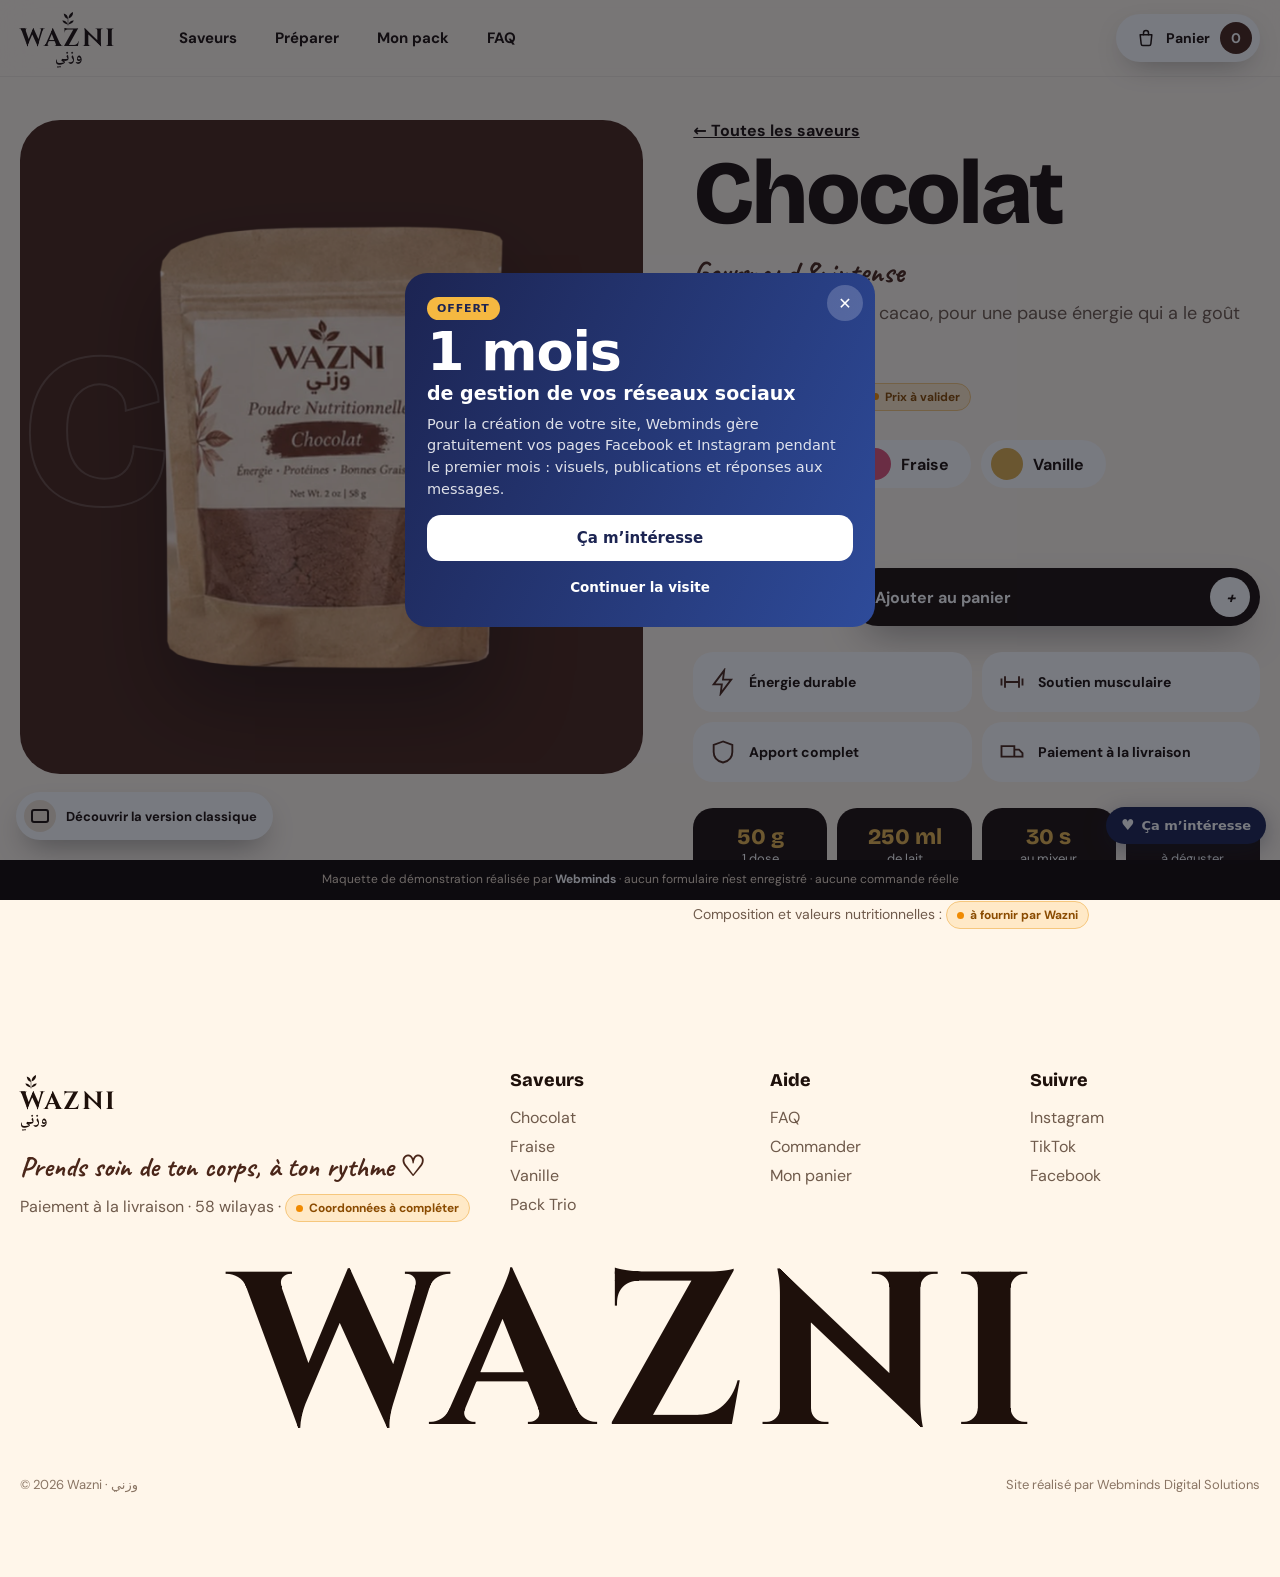
<file: v2/produit.html>
<!doctype html>
<html lang="fr" data-base="../">
<head>
<meta charset="utf-8"><meta name="viewport" content="width=device-width,initial-scale=1"><meta name="robots" content="noindex,nofollow">
<title>Wazni · Saveur</title>
<link rel="stylesheet" href="../assets/fonts.css"><link rel="stylesheet" href="../assets/v2.css">
</head>
<body data-light="1">
<div class="wrap pg">
  <div class="pdp2">
    <div class="vis" data-vis><div class="giant disp" data-giant></div><img data-img src="" alt=""></div>
    <div>
      <a href="index.html#shop" style="font-weight:700;text-decoration:underline">← Toutes les saveurs</a>
      <h1 class="disp" data-name></h1>
      <p class="hand" style="font-size:30px;color:var(--fl)" data-tag></p>
      <p style="font-size:18px;color:#6f5a4b;margin-top:10px" data-desc></p>
      <div style="display:flex;align-items:center;gap:14px;margin-top:20px;flex-wrap:wrap"><span class="price-big" data-price></span><span class="tv">Prix à valider</span></div>
      <div class="sw">
        <a href="produit.html?id=chocolat" data-fl="chocolat"><i style="background:#4a2619"></i>Chocolat</a>
        <a href="produit.html?id=fraise" data-fl="fraise"><i style="background:#e0567a"></i>Fraise</a>
        <a href="produit.html?id=vanille" data-fl="vanille"><i style="background:#e0b04f"></i>Vanille</a>
        <a href="produit.html?id=trio" data-fl="trio"><i style="background:conic-gradient(#4a2619 0 33%,#e0567a 0 66%,#e0b04f 0)"></i>Pack Trio</a>
      </div>
      <div class="qtyrow">
        <div class="q3"><button data-qm>−</button><input id="q" value="1" inputmode="numeric" aria-label="Quantité"><button data-qp>+</button></div>
        <button class="bigbtn dark" data-addbtn data-qty-from="#q" style="flex:1;justify-content:space-between">Ajouter au panier <i>+</i></button>
      </div>
      <div class="chips3">
        <div><svg viewBox="0 0 24 24" fill="none" stroke="currentColor" stroke-width="1.6"><path d="M13 2 4 14h7l-1 8 9-12h-7z"/></svg>Énergie durable</div>
        <div><svg viewBox="0 0 24 24" fill="none" stroke="currentColor" stroke-width="1.6"><path d="M3 9v6M6 7v10M18 7v10M21 9v6M6 12h12"/></svg>Soutien musculaire</div>
        <div><svg viewBox="0 0 24 24" fill="none" stroke="currentColor" stroke-width="1.6"><path d="M12 3 4 6v6c0 5 3.4 8 8 9 4.6-1 8-4 8-9V6z"/></svg>Apport complet</div>
        <div><svg viewBox="0 0 24 24" fill="none" stroke="currentColor" stroke-width="1.6"><path d="M3 7h11v9H3zM14 10h4l3 3v3h-7z"/></svg>Paiement à la livraison</div>
      </div>
      <div class="howto"><div><b>50 g</b>1 dose</div><div><b>250 ml</b>de lait</div><div><b>30 s</b>au mixeur</div><div><b>♡</b>à déguster</div></div>
      <p style="margin-top:18px;font-size:14px;color:#6f5a4b">Composition et valeurs nutritionnelles : <span class="tv">à fournir par Wazni</span></p>
    </div>
  </div>
</div>
<script src="../assets/cart.js"></script>
<script src="../assets/v2-layout.js"></script>
<script>
(function(){
  const P=Wazni.products; let id=new URLSearchParams(location.search).get('id'); if(!P[id]||id==='semaine') id=id==='semaine'?'semaine':'chocolat';
  const p=P[id], $=s=>document.querySelector(s); V2.setTheme(id); document.title='Wazni · '+p.full;
  $('[data-name]').textContent=p.name; $('[data-tag]').textContent=p.tag; $('[data-desc]').textContent=p.desc;
  $('[data-price]').innerHTML=Wazni.fmt(p.price)+(p.old?`<s>${Wazni.fmt(p.old)}</s>`:'');
  $('[data-img]').src=p.img; $('[data-giant]').textContent=(p.name.toUpperCase()+' · ').repeat(6);
  const f=document.querySelector(`[data-fl="${id}"]`); if(f) f.classList.add('on');
  $('[data-addbtn]').dataset.add=id;
  const q=$('#q'); $('[data-qm]').onclick=()=>q.value=Math.max(1,+q.value-1); $('[data-qp]').onclick=()=>q.value=Math.min(20,+q.value+1);
  const v=$('[data-vis]'), im=$('[data-img]');
  v.addEventListener('mousemove',e=>{const r=v.getBoundingClientRect(),x=(e.clientX-r.left)/r.width-.5,y=(e.clientY-r.top)/r.height-.5; im.style.transform=`rotateY(${x*24}deg) rotateX(${-y*18}deg) scale(1.05)`;});
  v.addEventListener('mouseleave',()=>im.style.transform='');
})();
</script><script data-wml>(function(){if(window.__wmL)return;window.__wmL=1;
var C={"p": "Wazni", "mail": null, "wa": "213797372452", "v": [["/", "Version corporate", "Claire et rassurante"], ["/v2/", "Version moderne", "Immersive et animée"]]};
function ready(f){document.readyState==='loading'?document.addEventListener('DOMContentLoaded',f):f()}
ready(function(){
var css='.wmL-b{position:fixed;right:14px;bottom:calc(56px + env(safe-area-inset-bottom));z-index:2147483000;border:0;border-radius:999px;background:#1C2452;color:#fff;font:700 13px/1 system-ui,-apple-system,Segoe UI,Roboto,sans-serif;padding:11px 15px;box-shadow:0 6px 22px rgba(20,30,60,.35);cursor:pointer;display:flex;align-items:center;gap:7px}'
+'@media(max-width:520px){.wmL-b{bottom:calc(112px + env(safe-area-inset-bottom));font-size:12.5px;padding:10px 13px}}'
+'.wmL-m{position:fixed;inset:0;z-index:2147483001;background:rgba(10,14,25,.55);display:none;align-items:flex-end;justify-content:center;font-family:system-ui,-apple-system,Segoe UI,Roboto,sans-serif}.wmL-m.on{display:flex}@media(min-width:700px){.wmL-m{align-items:center;padding:20px}}'
+'.wmL-x{box-sizing:border-box;position:relative;background:#fff;color:#1C2452;width:100%;max-width:470px;max-height:92vh;overflow:auto;border-radius:22px 22px 0 0;padding:24px 22px calc(22px + env(safe-area-inset-bottom));text-align:left}@media(min-width:700px){.wmL-x{border-radius:22px}}'
+'.wmL-x *{box-sizing:border-box}.wmL-c{position:absolute;top:12px;right:12px;width:36px;height:36px;border:0;border-radius:50%;background:#F0F2F1;font-size:16px;cursor:pointer;color:#1C2452}'
+'.wmL-x h3{font:800 26px/1.1 system-ui,-apple-system,sans-serif;margin:4px 40px 10px 0;color:inherit}.wmL-x p{margin:0 0 14px;line-height:1.5;font-size:14.5px;opacity:.85}'
+'.wmL-o{background:linear-gradient(115deg,#1C2452,#2E4B9A);color:#fff}.wmL-o .wmL-c{background:rgba(255,255,255,.2);color:#fff}.wmL-big{font:900 54px/.95 system-ui,-apple-system,sans-serif;letter-spacing:-.02em;margin:6px 0 2px}.wmL-big small{display:block;font-size:19px;font-weight:700;letter-spacing:0;margin-top:6px}'
+'.wmL-tag{display:inline-block;background:#F5B841;color:#1C2452;font:800 11px system-ui,sans-serif;letter-spacing:.08em;border-radius:999px;padding:5px 10px}'
+'.wmL-btn{display:flex;align-items:center;justify-content:center;width:100%;border:0;border-radius:14px;padding:14px;font:800 15px system-ui,-apple-system,sans-serif;cursor:pointer;margin-top:8px}.wmL-w{background:#fff;color:#1C2452}.wmL-g{background:#1FAF55;color:#fff}.wmL-n{background:#1C2452;color:#fff}.wmL-l{background:transparent;color:inherit;font-weight:600;font-size:13.5px;padding:10px}'
+'.wmL-s{font:700 11.5px system-ui,sans-serif;text-transform:uppercase;letter-spacing:.06em;opacity:.6;margin:12px 0 8px}.wmL-ch{display:grid;gap:8px}.wmL-ch label{display:flex;align-items:center;gap:10px;border:1.5px solid #E2E6E3;border-radius:12px;padding:11px 12px;cursor:pointer;font-size:14px;font-weight:600}.wmL-ch label small{display:block;font-weight:500;opacity:.65;font-size:12px}.wmL-ch input{width:18px;height:18px;flex:none;accent-color:#1FAF55}'
+'.wmL-f{display:grid;gap:8px;margin:12px 0 6px}.wmL-f input{border:1.5px solid #E2E6E3;border-radius:12px;padding:12px;font:500 16px system-ui,sans-serif;color:#1C2452;background:#fff;-webkit-user-select:text!important;user-select:text!important;width:100%}'
+'.wmL-ok{text-align:center}.wmL-ok i{display:grid;place-items:center;width:64px;height:64px;margin:6px auto 12px;border-radius:50%;background:#E8F7EE;color:#1FAF55;font-style:normal;font-size:30px}';
var st=document.createElement('style');st.textContent=css;document.head.appendChild(st);
function ss(k,v){try{if(v===undefined)return sessionStorage.getItem(k);sessionStorage.setItem(k,v)}catch(e){}}
var p=location.pathname,cur=0;C.v.forEach(function(v,i){if(v[0]!=='/'&&p.indexOf(v[0])===0)cur=i});
var off=document.createElement('div');off.className='wmL-m';off.innerHTML='<div class="wmL-x wmL-o" role="dialog" aria-modal="true"><button class="wmL-c" type="button" aria-label="Fermer">✕</button><span class="wmL-tag">OFFERT</span><div class="wmL-big">1 mois<small>de gestion de vos réseaux sociaux</small></div><p style="margin-top:12px">Pour la création de votre site, Webminds gère gratuitement vos pages Facebook et Instagram pendant le premier mois : visuels, publications et réponses aux messages.</p><button class="wmL-btn wmL-w" type="button" data-i>Ça m’intéresse</button><button class="wmL-btn wmL-l" type="button" data-c>Continuer la visite</button></div>';
var ch='';C.v.forEach(function(v,i){ch+='<label><input type="radio" name="wmLv" value="'+v[1]+'"'+(i===cur?' checked':'')+'><span>'+v[1]+(v[2]?'<small>'+v[2]+'</small>':'')+'</span></label>'});
var it=document.createElement('div');it.className='wmL-m';it.innerHTML='<div class="wmL-x" role="dialog" aria-modal="true"><button class="wmL-c" type="button" aria-label="Fermer">✕</button><div data-s1><h3>Cette maquette vous plaît ?</h3><p>Choisissez la version qui vous intéresse : Webminds vous recontacte pour vous la présenter.</p>'+(C.v.length>1?'<div class="wmL-s">La version préférée</div><div class="wmL-ch">'+ch+'</div>':'')+'<div class="wmL-s">En plus</div><div class="wmL-ch"><label><input type="checkbox" value="Gestion des réseaux sociaux (1 mois offert)"><span>Réseaux sociaux<small>1 mois de gestion offert avec le site</small></span></label></div><div class="wmL-f"><input name="n" placeholder="Votre nom" autocomplete="name"><input name="t" type="tel" inputmode="tel" placeholder="Votre téléphone (facultatif)" autocomplete="tel"></div><button class="wmL-btn wmL-g" type="button" data-w>Envoyer sur WhatsApp</button>'+(C.mail?'<button class="wmL-btn wmL-l" type="button" data-e>Envoyer par e-mail</button>':'')+'</div><div class="wmL-ok" data-s2 hidden><i>✓</i><h3 style="margin:0 0 8px">Merci !</h3><p>Votre choix a bien été transmis à Webminds. Nous vous recontactons très vite.</p><button class="wmL-btn wmL-n" type="button" data-c>Continuer la visite</button></div></div>';
document.body.appendChild(off);document.body.appendChild(it);
var b=document.createElement('button');b.type='button';b.className='wmL-b';b.innerHTML='<b style="font-size:15px">♥</b>Ça m’intéresse';document.body.appendChild(b);
function op(m){off.classList.remove('on');it.classList.remove('on');m.classList.add('on')}
[off,it].forEach(function(m){m.addEventListener('click',function(e){if(e.target===m||e.target.closest('.wmL-c')||e.target.closest('[data-c]'))m.classList.remove('on')})});
b.onclick=function(){op(it)};off.querySelector('[data-i]').onclick=function(){op(it)};
function msg(){var v=(it.querySelector('input[name=wmLv]:checked')||{}).value||C.v[cur][1],x=[].map.call(it.querySelectorAll('input[type=checkbox]:checked'),function(c){return c.value}),n=it.querySelector('[name=n]').value.trim(),t=it.querySelector('[name=t]').value.trim();
 return{v:v,x:x,n:n,t:t,txt:'Bonjour Webminds, la maquette '+C.p+' m’intéresse.\nVersion préférée : '+v+(x.length?'\nEn plus : '+x.join(', '):'')+(n?'\nNom : '+n:'')+(t?'\nTéléphone : '+t:'')+'\nLien : '+location.origin+C.v[cur][0]}}
function mail(m){if(!C.mail)return;try{fetch('https://formsubmit.co/ajax/'+C.mail,{method:'POST',keepalive:true,headers:{'Content-Type':'application/json','Accept':'application/json'},body:JSON.stringify({_subject:'Maquette '+C.p+' : intéressé ('+m.v+')',Prospect:C.p,Version:m.v,Options:m.x.join(', ')||'-',Nom:m.n||'-',Telephone:m.t||'-',Lien:location.origin+C.v[cur][0],_template:'table',_captcha:'false'})}).catch(function(){})}catch(e){}}
function done(){it.querySelector('[data-s1]').hidden=true;it.querySelector('[data-s2]').hidden=false;ss('wmL-sent','1')}
it.querySelector('[data-w]').onclick=function(){var m=msg();mail(m);done();location.href='https://wa.me/'+C.wa+'?text='+encodeURIComponent(m.txt)};
var e=it.querySelector('[data-e]');if(e)e.onclick=function(){mail(msg());done()};
var sh=ss('wmL-off');addEventListener('scroll',function(){var r=(scrollY+innerHeight)/document.documentElement.scrollHeight;
 if(!sh&&scrollY>500&&r>.3){sh=1;ss('wmL-off','1');op(off)}
 if(!ss('wmL-it')&&!ss('wmL-sent')&&sh&&r>.92&&!off.classList.contains('on')){ss('wmL-it','1');op(it)}},{passive:true});
});})();
</script></body>
</html>
</file>
<file: assets/fonts.css>
@font-face{font-family:Fraunces;src:url(fonts/fraunces-latin-400-normal.woff2) format('woff2');font-weight:400;font-display:swap}
@font-face{font-family:Fraunces;src:url(fonts/fraunces-latin-400-italic.woff2) format('woff2');font-weight:400;font-style:italic;font-display:swap}
@font-face{font-family:Fraunces;src:url(fonts/fraunces-latin-600-normal.woff2) format('woff2');font-weight:600;font-display:swap}
@font-face{font-family:Fraunces;src:url(fonts/fraunces-latin-700-normal.woff2) format('woff2');font-weight:700;font-display:swap}
@font-face{font-family:'DM Sans';src:url(fonts/dm-sans-latin-400-normal.woff2) format('woff2');font-weight:400;font-display:swap}
@font-face{font-family:'DM Sans';src:url(fonts/dm-sans-latin-500-normal.woff2) format('woff2');font-weight:500;font-display:swap}
@font-face{font-family:'DM Sans';src:url(fonts/dm-sans-latin-700-normal.woff2) format('woff2');font-weight:700;font-display:swap}
@font-face{font-family:Caveat;src:url(fonts/caveat-latin-500-normal.woff2) format('woff2');font-weight:500;font-display:swap}
@font-face{font-family:Caveat;src:url(fonts/caveat-latin-700-normal.woff2) format('woff2');font-weight:700;font-display:swap}
@font-face{font-family:Cinzel;src:url(fonts/cinzel-latin-600-normal.woff2) format('woff2');font-weight:600;font-display:swap}
@font-face{font-family:Cinzel;src:url(fonts/cinzel-latin-700-normal.woff2) format('woff2');font-weight:700;font-display:swap}
@font-face{font-family:Naskh;src:url(fonts/noto-naskh-arabic-arabic-600-normal.woff2) format('woff2');font-weight:600;font-display:swap}
@font-face{font-family:Naskh;src:url(fonts/noto-naskh-arabic-arabic-700-normal.woff2) format('woff2');font-weight:700;font-display:swap}
@font-face{font-family:Bricolage;src:url(fonts/bricolage-grotesque-latin-500-normal.woff2) format('woff2');font-weight:500;font-display:swap}
@font-face{font-family:Bricolage;src:url(fonts/bricolage-grotesque-latin-700-normal.woff2) format('woff2');font-weight:700;font-display:swap}
@font-face{font-family:Bricolage;src:url(fonts/bricolage-grotesque-latin-800-normal.woff2) format('woff2');font-weight:800;font-display:swap}
</file>
<file: assets/v1.css>
:root{
  --cream:#f8f2e9; --paper:#fffaf3; --kraft:#c9a97e; --kraft-d:#a8865a; --cacao:#3f2419; --cacao-2:#5a3426;
  --ink:#2c1a12; --muted:#7b6656; --line:#e8dccb;
  --fraise:#d9667f; --fraise-s:#fbe4e8; --vanille:#c99b45; --vanille-s:#f7ecd2; --choco-s:#efe1d6; --sage:#7a8a5c; --sage-s:#eef0e2;
  --r:22px; --sh:0 18px 40px -22px rgba(63,36,25,.45);
}
*{box-sizing:border-box;margin:0;padding:0}
html{scroll-behavior:smooth;-webkit-text-size-adjust:100%}
body{font-family:'DM Sans',system-ui,sans-serif;color:var(--ink);background:var(--cream);line-height:1.55;font-size:16px;padding-bottom:44px;overflow-x:hidden}
img{max-width:100%;display:block}
a{color:inherit;text-decoration:none}
button{font:inherit;cursor:pointer;border:0;background:none;color:inherit}
input,select,textarea{font:inherit;color:inherit}
.wrap{width:min(1200px,100% - 32px);margin-inline:auto}
h1,h2,h3{font-family:Fraunces,Georgia,serif;font-weight:600;line-height:1.08;letter-spacing:-.01em;color:var(--cacao)}
.hand{font-family:Caveat,cursive;font-weight:700;color:var(--fraise)}
.eyebrow{display:inline-flex;align-items:center;gap:8px;font-size:12px;letter-spacing:.18em;text-transform:uppercase;font-weight:700;color:var(--kraft-d)}
.eyebrow::before{content:"";width:22px;height:1.5px;background:currentColor}

/* annonce */
.announce{background:var(--cacao);color:#f5e9da;font-size:13px;overflow:hidden;white-space:nowrap}
.announce .track{display:inline-flex;gap:48px;padding:9px 0;animation:mq 28s linear infinite}
.announce span{display:inline-flex;gap:8px;align-items:center}
.announce b{color:#f3c9a1;font-weight:700}
@keyframes mq{to{transform:translateX(-50%)}}

/* header */
.hdr{position:sticky;top:0;z-index:50;background:rgba(248,242,233,.88);backdrop-filter:blur(14px);-webkit-backdrop-filter:blur(14px);border-bottom:1px solid transparent;transition:border-color .3s}
.hdr.scrolled{border-color:var(--line)}
.hdr .wrap{display:flex;align-items:center;gap:20px;height:70px}
.logo{display:flex;flex-direction:column;align-items:center;line-height:1;color:var(--cacao)}
.logo svg{width:22px;height:16px;margin-bottom:1px}
.logo .w{font-family:Cinzel,serif;font-weight:700;font-size:24px;letter-spacing:.06em}
.logo .ar{font-family:Naskh,serif;font-weight:700;font-size:15px;margin-top:-1px}
.nav{display:flex;gap:28px;margin-left:28px;font-weight:500;font-size:15px}
.nav a{position:relative;padding:6px 0}
.nav a::after{content:"";position:absolute;left:0;bottom:0;width:100%;height:2px;background:var(--fraise);transform:scaleX(0);transform-origin:left;transition:transform .3s}
.nav a:hover::after,.nav a.on::after{transform:scaleX(1)}
.hdr-actions{margin-left:auto;display:flex;align-items:center;gap:6px}
.icon-btn{width:44px;height:44px;border-radius:50%;display:grid;place-items:center;position:relative;transition:background .2s}
.icon-btn:hover{background:#efe4d4}
.icon-btn svg{width:22px;height:22px}
.badge{position:absolute;top:3px;right:1px;min-width:19px;height:19px;padding:0 5px;border-radius:10px;background:var(--fraise);color:#fff;font-size:11px;font-weight:700;display:grid;place-items:center;transform:scale(0);transition:transform .25s}
.badge.has{transform:scale(1)}
.badge.bump{animation:bump .45s}
@keyframes bump{40%{transform:scale(1.35)}}
.burger{display:none}

/* boutons */
.btn{display:inline-flex;align-items:center;justify-content:center;gap:10px;height:52px;padding:0 26px;border-radius:999px;font-weight:700;font-size:15px;transition:transform .2s,box-shadow .2s,background .2s}
.btn:active{transform:scale(.97)}
.btn-dark{background:var(--cacao);color:#fff8ef;box-shadow:0 12px 24px -12px rgba(63,36,25,.7)}
.btn-dark:hover{background:var(--cacao-2)}
.btn-pink{background:var(--fraise);color:#fff;box-shadow:0 12px 24px -12px rgba(217,102,127,.8)}
.btn-ghost{border:1.5px solid var(--cacao);color:var(--cacao)}
.btn-ghost:hover{background:var(--cacao);color:#fff}
.btn-sm{height:42px;padding:0 18px;font-size:14px}
.btn svg{width:18px;height:18px}

/* hero */
.hero{position:relative;padding:48px 0 70px;overflow:hidden}
.hero .wrap{display:grid;grid-template-columns:1.05fr 1fr;align-items:center;gap:30px}
.hero h1{font-size:clamp(42px,6.2vw,80px);font-weight:600}
.hero h1 em{font-style:italic;font-weight:400;color:var(--fraise)}
.hero p.lead{font-size:18px;color:var(--muted);max-width:480px;margin:20px 0 30px}
.hero .ctas{display:flex;gap:12px;flex-wrap:wrap}
.hero .mini{display:flex;gap:22px;margin-top:34px;flex-wrap:wrap}
.hero .mini div{display:flex;gap:10px;align-items:center;font-size:14px;font-weight:500}
.hero .mini i{width:38px;height:38px;border-radius:50%;background:var(--paper);display:grid;place-items:center;box-shadow:var(--sh)}
.hero .mini svg{width:18px;height:18px;color:var(--cacao)}
.stage{position:relative;height:540px}
.blob{position:absolute;border-radius:50%;filter:blur(2px)}
.stage .b1{width:330px;height:330px;background:var(--fraise-s);right:30px;top:20px}
.stage .b2{width:280px;height:280px;background:var(--vanille-s);left:10px;bottom:30px}
.stage .b3{width:200px;height:200px;background:var(--choco-s);right:0;bottom:0}
.pouch{position:absolute;filter:drop-shadow(0 30px 30px rgba(63,36,25,.28));transition:transform .5s cubic-bezier(.2,.8,.2,1)}
.stage .p1{width:250px;left:4%;top:90px;transform:rotate(-9deg)}
.stage .p2{width:290px;left:31%;top:20px;z-index:2}
.stage .p3{width:250px;right:2%;top:100px;transform:rotate(8deg)}
.stage:hover .p1{transform:rotate(-13deg) translateX(-14px)}
.stage:hover .p3{transform:rotate(12deg) translateX(14px)}
.stage .note{position:absolute;font-family:Caveat;font-size:26px;color:var(--cacao);line-height:1.05;text-align:center}
.stage .note.n1{left:-6px;bottom:28px;transform:rotate(-6deg)}
.stage .note svg{width:60px;height:40px;display:block;margin:4px auto 0}
.float{animation:fl 6s ease-in-out infinite}
@keyframes fl{50%{translate:0 -12px}}

/* sections */
section{padding:84px 0}
.sec-head{display:flex;align-items:end;justify-content:space-between;gap:20px;margin-bottom:38px;flex-wrap:wrap}
.sec-head h2{font-size:clamp(32px,4.4vw,52px);margin-top:10px}
.sec-head p{color:var(--muted);max-width:420px}

.trust{background:var(--paper);border-block:1px solid var(--line);padding:22px 0}
.trust .wrap{display:grid;grid-template-columns:repeat(4,1fr);gap:16px}
.trust div{display:flex;gap:12px;align-items:center;font-size:14px}
.trust b{display:block;font-size:15px;color:var(--cacao)}
.trust svg{width:30px;height:30px;color:var(--kraft-d);flex:none}

/* cartes produit */
.grid{display:grid;grid-template-columns:repeat(3,1fr);gap:24px}
.card{background:var(--paper);border-radius:var(--r);padding:18px;position:relative;transition:transform .35s,box-shadow .35s;display:flex;flex-direction:column;border:1px solid var(--line)}
.card:hover{transform:translateY(-6px);box-shadow:var(--sh)}
.card .media{border-radius:16px;aspect-ratio:1/1.02;display:grid;place-items:center;position:relative;overflow:hidden;background:var(--soft)}
.card .media::before{content:"";position:absolute;width:70%;aspect-ratio:1;border-radius:50%;background:rgba(255,255,255,.55)}
.card .media img{width:62%;position:relative;transition:transform .5s cubic-bezier(.2,.8,.2,1);filter:drop-shadow(0 18px 18px rgba(63,36,25,.25))}
.card:hover .media img{transform:scale(1.06) rotate(-3deg)}
.card .media .stack{position:relative;width:80%;height:80%}
.card .media .stack img{position:absolute;width:56%;top:12%}
.card .media .stack img:nth-child(1){left:0;transform:rotate(-10deg)}
.card .media .stack img:nth-child(2){left:22%;top:4%;z-index:2}
.card .media .stack img:nth-child(3){right:0;transform:rotate(10deg)}
.chip{position:absolute;top:14px;left:14px;z-index:3;background:#fff;color:var(--cacao);font-size:12px;font-weight:700;padding:6px 11px;border-radius:999px}
.chip.hot{background:var(--fraise);color:#fff}
.card h3{font-size:24px;margin:16px 4px 4px}
.card .sub{color:var(--muted);font-size:14px;margin:0 4px}
.card .row{display:flex;align-items:center;justify-content:space-between;margin:auto 4px 2px;padding-top:16px}
.price{font-family:Fraunces;font-weight:700;font-size:22px;color:var(--cacao)}
.price s{font-family:'DM Sans';font-size:14px;color:#a99583;font-weight:400;margin-left:6px}
.add{width:48px;height:48px;border-radius:50%;background:var(--cacao);color:#fff;display:grid;place-items:center;transition:transform .2s,background .2s}
.add:hover{background:var(--fraise);transform:rotate(90deg)}
.add svg{width:22px;height:22px}
.dots{display:flex;gap:6px;margin:10px 4px 0}
.dots i{width:12px;height:12px;border-radius:50%;border:2px solid #fff;box-shadow:0 0 0 1px var(--line)}

/* bénéfices */
.benef{background:var(--cacao);color:#f6eadb;border-radius:36px;margin-inline:16px;padding:80px 0}
.benef h2{color:#fff6ea}
.benef .sec-head p{color:#d8c3ae}
.benef .grid4{display:grid;grid-template-columns:repeat(4,1fr);gap:18px}
.benef .it{background:rgba(255,255,255,.06);border:1px solid rgba(255,255,255,.1);border-radius:22px;padding:26px}
.benef .it i{width:58px;height:58px;border-radius:50%;border:1.5px solid #e9c9a6;display:grid;place-items:center;margin-bottom:18px;color:#f3c9a1}
.benef .it svg{width:26px;height:26px}
.benef .it h3{color:#fff;font-size:22px;margin-bottom:8px}
.benef .it p{font-size:14.5px;color:#d8c3ae}

/* préparation */
.steps{display:grid;grid-template-columns:repeat(4,1fr);gap:18px;counter-reset:s}
.step{background:var(--paper);border:1px solid var(--line);border-radius:22px;padding:26px;position:relative}
.step::before{counter-increment:s;content:"0" counter(s);font-family:Fraunces;font-size:44px;font-weight:700;color:#eadcc8;position:absolute;right:20px;top:12px}
.step svg{width:44px;height:44px;color:var(--cacao);margin-bottom:16px}
.step h3{font-size:21px;margin-bottom:6px}
.step p{font-size:14.5px;color:var(--muted)}

/* bannière pack */
.promo{display:grid;grid-template-columns:1fr 1fr;border-radius:32px;overflow:hidden;background:linear-gradient(120deg,#fbe4e8,#f7ecd2 55%,#efe1d6)}
.promo .txt{padding:56px}
.promo h2{font-size:clamp(32px,4vw,50px);margin:12px 0}
.promo p{color:var(--muted);margin-bottom:26px;max-width:420px}
.promo .vis{position:relative;min-height:380px}
.promo .vis img{position:absolute;width:42%;filter:drop-shadow(0 24px 24px rgba(63,36,25,.25))}
.promo .vis img:nth-child(1){left:6%;top:18%;transform:rotate(-12deg)}
.promo .vis img:nth-child(2){left:29%;top:6%;z-index:2}
.promo .vis img:nth-child(3){right:6%;top:18%;transform:rotate(12deg)}
.save{display:inline-block;background:var(--cacao);color:#fff;border-radius:999px;padding:6px 14px;font-weight:700;font-size:13px}

/* lifestyle */
.life{display:grid;grid-template-columns:1fr 1fr;gap:40px;align-items:center}
.life .ph{border-radius:30px;overflow:hidden;box-shadow:var(--sh)}
.life h2{font-size:clamp(32px,4vw,48px);margin:12px 0 16px}
.life ul{list-style:none;display:grid;gap:12px;margin:22px 0 28px}
.life li{display:flex;gap:12px;align-items:flex-start}
.life li i{flex:none;width:26px;height:26px;border-radius:50%;background:var(--fraise-s);color:var(--fraise);display:grid;place-items:center;font-style:normal;font-weight:700;font-size:13px}

/* faq */
.faq{max-width:820px;margin-inline:auto}
.faq details{background:var(--paper);border:1px solid var(--line);border-radius:18px;margin-bottom:12px;overflow:hidden}
.faq summary{list-style:none;padding:20px 22px;font-weight:700;display:flex;justify-content:space-between;align-items:center;cursor:pointer;gap:16px}
.faq summary::-webkit-details-marker{display:none}
.faq summary::after{content:"+";font-size:24px;color:var(--fraise);transition:transform .3s}
.faq details[open] summary::after{transform:rotate(45deg)}
.faq details p{padding:0 22px 20px;color:var(--muted)}

/* newsletter + footer */
.news{background:var(--fraise);color:#fff;border-radius:32px;padding:54px;display:grid;grid-template-columns:1.2fr 1fr;gap:30px;align-items:center}
.news h2{color:#fff;font-size:clamp(30px,3.6vw,44px)}
.news form{display:flex;background:#fff;border-radius:999px;padding:6px}
.news input{flex:1;border:0;outline:0;padding:0 18px;background:none;min-width:0}
footer{background:var(--cacao);color:#dcc6af;margin-top:84px;padding:64px 0 34px}
footer .cols{display:grid;grid-template-columns:1.4fr 1fr 1fr 1fr;gap:30px}
footer .logo{color:#fff6ea;align-items:flex-start}
footer h4{color:#fff;font-family:Fraunces;font-size:18px;margin-bottom:14px;font-weight:600}
footer a{display:block;padding:4px 0;color:#dcc6af}
footer a:hover{color:#fff}
footer .bottom{border-top:1px solid rgba(255,255,255,.12);margin-top:44px;padding-top:22px;display:flex;justify-content:space-between;font-size:13px;flex-wrap:wrap;gap:10px}
.pay{display:flex;gap:8px;flex-wrap:wrap;margin-top:16px}
.pay span{border:1px solid rgba(255,255,255,.2);border-radius:8px;padding:5px 10px;font-size:12px;font-weight:700;color:#fff}

/* pastille à valider */
.tovalid{display:inline-flex;align-items:center;gap:6px;background:#ffe9c7;color:#8a4b00;border:1px solid #f6c77d;font-size:12px;font-weight:700;padding:5px 10px;border-radius:999px}
.tovalid::before{content:"";width:7px;height:7px;border-radius:50%;background:#f08a00}

/* demo bar + switch */
.demo{position:fixed;left:0;right:0;bottom:0;z-index:80;background:#1d120c;color:#e9d9c6;font-size:12px;text-align:center;padding:12px 16px 12px 16px;line-height:1.3}
.demo b{color:#fff}
.vswitch{position:fixed;left:16px;bottom:60px;z-index:81;display:flex;align-items:center;gap:10px;background:#fff;color:var(--cacao);border-radius:999px;padding:8px 16px 8px 8px;box-shadow:0 14px 30px -10px rgba(0,0,0,.35);font-weight:700;font-size:13px;animation:pulse 2.6s infinite}
.vswitch i{width:32px;height:32px;border-radius:50%;background:conic-gradient(var(--fraise),var(--vanille),var(--cacao-2),var(--fraise));display:grid;place-items:center;animation:spin 6s linear infinite}
.vswitch i::after{content:"";width:12px;height:12px;border-radius:50%;background:#fff}
@keyframes spin{to{transform:rotate(360deg)}}
@keyframes pulse{0%,100%{box-shadow:0 14px 30px -10px rgba(0,0,0,.35),0 0 0 0 rgba(217,102,127,.5)}50%{box-shadow:0 14px 30px -10px rgba(0,0,0,.35),0 0 0 10px rgba(217,102,127,0)}}

.toast{position:fixed;left:50%;top:84px;transform:translate(-50%,-20px);opacity:0;z-index:200;background:var(--cacao);color:#fff;padding:13px 20px;border-radius:14px;font-size:14px;transition:.35s;pointer-events:none;box-shadow:var(--sh);white-space:nowrap}
.toast a{color:#f3c9a1;font-weight:700;text-decoration:underline;margin-left:4px}
.toast.show{opacity:1;transform:translate(-50%,0);pointer-events:auto}

/* drawer panier */
.drawer-bg{position:fixed;inset:0;background:rgba(29,18,12,.45);z-index:90;opacity:0;pointer-events:none;transition:.3s}
.drawer{position:fixed;top:0;right:0;bottom:0;width:min(420px,100%);background:var(--paper);z-index:91;transform:translateX(100%);transition:transform .45s cubic-bezier(.2,.8,.2,1);display:flex;flex-direction:column}
.drawer.open{transform:none}.drawer-bg.open{opacity:1;pointer-events:auto}
.drawer header{display:flex;justify-content:space-between;align-items:center;padding:20px 22px;border-bottom:1px solid var(--line)}
.drawer header h3{font-size:24px}
.drawer .body{flex:1;overflow:auto;padding:12px 22px}
.drawer .foot{padding:18px 22px 64px;border-top:1px solid var(--line);display:grid;gap:12px}
.freebar{font-size:13px;color:var(--muted)}
.freebar .bar{height:6px;border-radius:6px;background:#eadcc8;margin-top:8px;overflow:hidden}
.freebar .bar i{display:block;height:100%;background:linear-gradient(90deg,var(--fraise),var(--vanille));border-radius:6px;transition:width .5s}
.line{display:grid;grid-template-columns:76px 1fr auto;gap:14px;align-items:center;padding:14px 0;border-bottom:1px dashed var(--line)}
.line .th{width:76px;height:84px;border-radius:14px;display:grid;place-items:center}
.line .th img{width:62%;filter:drop-shadow(0 6px 6px rgba(0,0,0,.18))}
.line h4{font-family:Fraunces;font-size:17px;color:var(--cacao)}
.line small{color:var(--muted)}
.qty{display:inline-flex;align-items:center;border:1px solid var(--line);border-radius:999px;margin-top:8px;background:#fff}
.qty button{width:32px;height:32px;font-size:18px}
.qty span,.qty input{width:30px;text-align:center;font-weight:700;border:0;background:none}
.rm{font-size:12px;color:var(--muted);text-decoration:underline;margin-top:6px;display:block}
.empty{text-align:center;padding:50px 10px;color:var(--muted)}
.empty svg{width:64px;height:64px;margin:0 auto 14px;color:var(--kraft)}
.sum-row{display:flex;justify-content:space-between;font-size:15px}
.sum-row.total{font-family:Fraunces;font-weight:700;font-size:22px;color:var(--cacao)}

/* page header */
.ph-head{padding:44px 0 20px}
.crumbs{font-size:13px;color:var(--muted);margin-bottom:10px}
.crumbs a{text-decoration:underline}
.ph-head h1{font-size:clamp(36px,5vw,60px)}

/* boutique */
.toolbar{display:flex;justify-content:space-between;align-items:center;gap:12px;flex-wrap:wrap;margin-bottom:26px}
.filters{display:flex;gap:8px;flex-wrap:wrap}
.filters button{height:40px;padding:0 18px;border-radius:999px;border:1.5px solid var(--line);font-weight:600;font-size:14px;background:var(--paper)}
.filters button.on{background:var(--cacao);color:#fff;border-color:var(--cacao)}
.sel{height:40px;border-radius:999px;border:1.5px solid var(--line);padding:0 16px;background:var(--paper)}

/* fiche produit */
.pdp{display:grid;grid-template-columns:1.05fr 1fr;gap:50px;align-items:start;padding:20px 0 40px}
.gallery{position:sticky;top:90px}
.gallery .main{border-radius:30px;aspect-ratio:1/1;display:grid;place-items:center;position:relative;overflow:hidden;transition:background .5s}
.gallery .main img{width:58%;filter:drop-shadow(0 30px 28px rgba(63,36,25,.3));transition:opacity .3s,transform .5s}
.gallery .thumbs{display:flex;gap:12px;margin-top:14px}
.gallery .thumbs button{width:84px;height:84px;border-radius:18px;background:var(--paper);border:2px solid transparent;display:grid;place-items:center}
.gallery .thumbs button.on{border-color:var(--cacao)}
.gallery .thumbs img{width:58%}
.pdp h1{font-size:clamp(36px,4.6vw,56px);margin:10px 0 10px}
.stars{display:flex;gap:2px;color:#e0a43a;align-items:center;font-size:14px}
.pdp .price{font-size:32px}
.pdp .desc{color:var(--muted);font-size:17px;margin:16px 0 22px}
.opt-label{font-weight:700;font-size:14px;margin:18px 0 10px;display:flex;justify-content:space-between}
.flav{display:flex;gap:10px;flex-wrap:wrap}
.flav a{display:flex;align-items:center;gap:10px;padding:8px 16px 8px 8px;border-radius:999px;border:1.5px solid var(--line);background:var(--paper);font-weight:600;font-size:14px}
.flav a i{width:28px;height:28px;border-radius:50%}
.flav a.on{border-color:var(--cacao);box-shadow:0 0 0 1px var(--cacao)}
.buy{display:flex;gap:12px;margin-top:24px}
.buy .qty{margin:0;height:52px}
.buy .qty button{width:42px;height:50px}
.buy .btn{flex:1}
.perks{display:grid;grid-template-columns:repeat(3,1fr);gap:10px;margin-top:22px}
.perks div{background:var(--paper);border:1px solid var(--line);border-radius:16px;padding:14px;font-size:13px;text-align:center}
.perks svg{width:24px;height:24px;margin:0 auto 6px;color:var(--kraft-d)}
.tabs{margin-top:30px;border-top:1px solid var(--line)}
.tabs details{border-bottom:1px solid var(--line)}
.tabs summary{list-style:none;padding:18px 0;font-weight:700;display:flex;justify-content:space-between;cursor:pointer}
.tabs summary::-webkit-details-marker{display:none}
.tabs summary::after{content:"+";color:var(--fraise);font-size:22px}
.tabs details[open] summary::after{content:"–"}
.tabs .c{padding-bottom:18px;color:var(--muted);font-size:15px}
.icons4{display:grid;grid-template-columns:repeat(4,1fr);gap:10px;text-align:center;font-size:13px}
.icons4 svg{width:30px;height:30px;margin:0 auto 6px;color:var(--cacao);display:block}

/* panier page + checkout */
.cart-page{display:grid;grid-template-columns:1.5fr 1fr;gap:36px;align-items:start;padding-bottom:30px}
.box{background:var(--paper);border:1px solid var(--line);border-radius:24px;padding:26px}
.box h3{font-size:22px;margin-bottom:14px}
.cart-page .line{grid-template-columns:96px 1fr auto}
.cart-page .line .th{width:96px;height:104px}
.summary{position:sticky;top:90px;display:grid;gap:12px}
.coupon{display:flex;gap:8px}
.coupon input{flex:1;height:46px;border-radius:12px;border:1.5px solid var(--line);padding:0 14px;background:#fff;min-width:0}

.stepper{display:flex;align-items:center;gap:0;margin:8px 0 30px;counter-reset:st}
.stepper div{display:flex;align-items:center;gap:10px;font-weight:700;font-size:14px;color:#b6a08b;flex:1}
.stepper div::before{counter-increment:st;content:counter(st);width:34px;height:34px;flex:none;border-radius:50%;border:2px solid #dcccb7;display:grid;place-items:center;background:var(--paper);transition:.3s}
.stepper div::after{content:"";flex:1;height:2px;background:#e3d5c2;margin:0 10px}
.stepper div:last-child{flex:none}.stepper div:last-child::after{display:none}
.stepper div.on{color:var(--cacao)}
.stepper div.on::before{background:var(--cacao);color:#fff;border-color:var(--cacao)}
.stepper div.done{color:var(--cacao)}
.stepper div.done::before{content:"✓";background:var(--fraise);border-color:var(--fraise);color:#fff}
.pane{display:none;animation:fadeup .45s}
.pane.on{display:block}
@keyframes fadeup{from{opacity:0;transform:translateY(12px)}}
.fields{display:grid;grid-template-columns:1fr 1fr;gap:14px}
.f{display:grid;gap:6px}
.f.full{grid-column:1/-1}
.f label{font-size:13px;font-weight:700;color:var(--cacao)}
.f input,.f select,.f textarea{height:50px;border-radius:14px;border:1.5px solid var(--line);background:#fff;padding:0 14px;outline:none;transition:border-color .2s,box-shadow .2s;width:100%}
.f textarea{height:90px;padding:12px 14px;resize:vertical}
.f input:focus,.f select:focus,.f textarea:focus{border-color:var(--cacao);box-shadow:0 0 0 4px rgba(63,36,25,.08)}
.f.err input,.f.err select{border-color:#d33}
.f .e{font-size:12px;color:#d33;display:none}
.f.err .e{display:block}
.radio{display:grid;gap:12px}
.radio label{display:flex;gap:14px;align-items:center;border:1.5px solid var(--line);background:#fff;border-radius:16px;padding:16px;cursor:pointer;transition:.2s}
.radio label:has(input:checked){border-color:var(--cacao);box-shadow:0 0 0 1px var(--cacao);background:#fffdf9}
.radio input{accent-color:var(--cacao);width:18px;height:18px}
.radio .t{flex:1}
.radio .t b{display:block}
.radio .t small{color:var(--muted)}
.radio .p{font-weight:700}
.nav-btns{display:flex;justify-content:space-between;gap:12px;margin-top:26px}
.recap{font-size:14px;display:grid;gap:8px;background:#fff;border-radius:16px;padding:16px;border:1px dashed var(--line)}
.done-box{text-align:center;padding:40px 20px}
.done-box .ok{width:96px;height:96px;border-radius:50%;background:var(--sage-s);display:grid;place-items:center;margin:0 auto 20px;color:var(--sage)}
.done-box .ok svg{width:48px;height:48px;stroke-dasharray:60;stroke-dashoffset:60;animation:draw .8s .2s forwards}
@keyframes draw{to{stroke-dashoffset:0}}
.done-box h2{font-size:38px;margin-bottom:10px}
.track-list{display:grid;gap:0;text-align:left;max-width:460px;margin:26px auto}
.track-list div{display:flex;gap:14px;padding:10px 0;position:relative}
.track-list i{width:14px;height:14px;border-radius:50%;background:#dfcfba;margin-top:4px;flex:none}
.track-list div.on i{background:var(--sage);box-shadow:0 0 0 5px var(--sage-s)}

/* révélation */
.rv{opacity:0;transform:translateY(26px);transition:opacity .8s,transform .8s cubic-bezier(.2,.8,.2,1)}
.rv.in{opacity:1;transform:none}

/* responsive */
@media (max-width:980px){
  .nav{display:none}
  .burger{display:grid}
  .hero .wrap,.life,.promo,.news,.pdp,.cart-page{grid-template-columns:1fr}
  .grid{grid-template-columns:repeat(2,1fr)}
  .benef .grid4,.steps{grid-template-columns:repeat(2,1fr)}
  .trust .wrap{grid-template-columns:repeat(2,1fr)}
  footer .cols{grid-template-columns:1fr 1fr}
  .gallery,.summary{position:static}
}
@media (max-width:640px){
  section{padding:60px 0}
  .hero{padding:26px 0 40px}
  .hero p.lead{font-size:16px}
  .stage{height:380px}
  .stage .p1{width:170px;left:0;top:70px}
  .stage .p2{width:200px;left:25%;top:10px}
  .stage .p3{width:170px;right:0;top:80px}
  .stage .b1{width:240px;height:240px}
  .stage .b2{width:200px;height:200px}
  .stage .note{font-size:21px}
  .grid{grid-template-columns:1fr 1fr;gap:12px}
  .card{padding:10px;border-radius:18px}
  .card h3{font-size:19px;margin:12px 2px 2px}
  .card .sub{font-size:12.5px;margin:0 2px}
  .card .row{margin:10px 2px 0}
  .price{font-size:18px}
  .add{width:40px;height:40px}
  .benef{margin-inline:8px;border-radius:26px;padding:56px 0}
  .benef .grid4,.steps{grid-template-columns:1fr 1fr;gap:10px}
  .benef .it,.step{padding:18px}
  .benef .it h3,.step h3{font-size:18px}
  .benef .it p,.step p{font-size:13px}
  .promo .txt{padding:32px 24px 0}
  .promo .vis{min-height:270px}
  .news{padding:32px 22px}
  .news form{flex-direction:column;background:none;gap:10px;padding:0}
  .news input{background:#fff;border-radius:999px;height:50px}
  footer .cols{grid-template-columns:1fr}
  .fields{grid-template-columns:1fr}
  .stepper div{font-size:0;gap:0}
  .stepper div::after{margin:0 6px}
  .perks{grid-template-columns:1fr 1fr 1fr}
  .perks div{padding:10px 6px;font-size:11.5px}
  .box{padding:18px}
  .cart-page .line{grid-template-columns:76px 1fr auto}
  .cart-page .line .th{width:76px;height:84px}
  .toast{white-space:normal;width:calc(100% - 32px);text-align:center}
  .vswitch{bottom:66px;font-size:12px}
  .demo{font-size:11px;padding:10px 12px}
  .icons4{grid-template-columns:repeat(2,1fr)}
}
.mobnav{position:fixed;inset:0;z-index:95;background:var(--cream);transform:translateY(-100%);transition:transform .45s cubic-bezier(.2,.8,.2,1);padding:90px 28px;display:flex;flex-direction:column;gap:6px}
.mobnav.open{transform:none}
.mobnav a{font-family:Fraunces;font-size:34px;color:var(--cacao);padding:8px 0;border-bottom:1px solid var(--line)}
.mobnav .x{position:absolute;top:16px;right:16px}
@media (max-width:640px){
  .grid{display:flex;overflow-x:auto;scroll-snap-type:x mandatory;gap:12px;margin-inline:-16px;padding:4px 16px 18px;scrollbar-width:none}
  .grid::-webkit-scrollbar{display:none}
  .grid .card{flex:0 0 72%;scroll-snap-align:start}
  .card .media img{width:60%}
  .chip{font-size:11px;padding:5px 9px;top:10px;left:10px;white-space:nowrap}
  .price s{display:inline}
  .news input{flex:none}
  .hero .ctas .btn{flex:1 1 100%}
}
.grid-shop{display:grid;grid-template-columns:repeat(3,1fr);gap:24px}
@media (max-width:980px){.grid-shop{grid-template-columns:repeat(2,1fr)}}
@media (max-width:640px){.grid-shop{gap:12px}.grid-shop .card{padding:10px}.grid-shop .chip{display:none}.grid-shop .price s{display:block;margin:0}}
.gallery .main{perspective:900px}
.sl{display:grid;grid-template-columns:58px 1fr auto;gap:12px;align-items:center;padding:8px 0}
.sl .th{width:58px;height:62px;border-radius:12px;display:grid;place-items:center;position:relative}
.sl .th img{width:62%}
.sl .th i{position:absolute;top:-6px;right:-6px;width:22px;height:22px;border-radius:50%;background:var(--cacao);color:#fff;font-size:11px;font-style:normal;font-weight:700;display:grid;place-items:center}
.sl .nm{font-size:14px;font-weight:600;color:var(--cacao)}
.sl small{display:block;color:var(--muted);font-weight:400}
body.is-done .summary{display:none}
body.is-done .cart-page{grid-template-columns:1fr}
.secure{display:flex;gap:8px;align-items:center;font-size:12.5px;color:var(--muted);justify-content:center;margin-top:10px}
.disabled-opt{opacity:.55;pointer-events:none}
</file>
<file: assets/v2.css>
:root{
  --bg:#2a1610; --c1:#5a3426; --c2:#8a5a44; --cream:#fff6ea; --ink:#1e100b;
  --choco:#4a2619; --fraise:#e35d7d; --vanille:#e8b54d; --sage:#8fa36b;
  --fl:var(--choco); --fl-2:#7a4532; --fl-soft:#f3e2d6;
}
*{box-sizing:border-box;margin:0;padding:0}
html{scroll-behavior:smooth;-webkit-text-size-adjust:100%;overflow-x:hidden}
body{font-family:"DM Sans",system-ui,sans-serif;background:var(--cream);color:var(--ink);overflow-x:clip;padding-bottom:44px}
img{display:block;max-width:100%}
a{color:inherit;text-decoration:none}
button{font:inherit;border:0;background:none;color:inherit;cursor:pointer}
input,select,textarea{font:inherit;color:inherit}
.wrap{width:min(1240px,100% - 32px);margin-inline:auto}
.disp{font-family:Bricolage,'DM Sans',sans-serif;font-weight:800;letter-spacing:-.035em;line-height:.92}
.hand{font-family:Caveat,cursive;font-weight:700}

/* header */
.top{position:fixed;inset:0 0 auto 0;z-index:60;transition:background .4s,backdrop-filter .4s,color .4s;color:#fff}
.top .wrap{display:flex;align-items:center;height:76px;gap:16px}
.top.solid{background:rgba(255,246,234,.82);backdrop-filter:blur(16px);-webkit-backdrop-filter:blur(16px);color:var(--ink);box-shadow:0 1px 0 rgba(0,0,0,.06)}
.lg{display:flex;flex-direction:column;align-items:center;line-height:1}
.lg svg{width:22px;height:16px}
.lg .w{font-family:Cinzel,serif;font-weight:700;font-size:25px;letter-spacing:.06em}
.lg .ar{font-family:Naskh,serif;font-weight:700;font-size:15px}
.menu{display:flex;gap:6px;margin-left:30px}
.menu a{padding:10px 16px;border-radius:999px;font-weight:600;font-size:15px;transition:background .25s}
.menu a:hover{background:rgba(255,255,255,.16)}
.top.solid .menu a:hover{background:rgba(0,0,0,.06)}
.cartbtn{margin-left:auto;display:flex;align-items:center;gap:10px;height:48px;padding:0 8px 0 20px;border-radius:999px;background:#fff;color:var(--ink);font-weight:700;font-size:14px;box-shadow:0 10px 30px -12px rgba(0,0,0,.4)}
.cartbtn .n{min-width:32px;height:32px;border-radius:50%;background:var(--fl);color:#fff;display:grid;place-items:center;transition:background .6s}
.cartbtn .n.bump{animation:bump .5s}
@keyframes bump{40%{transform:scale(1.4) rotate(-10deg)}}
.cartbtn svg{width:20px;height:20px}

/* hero */
.hero{position:relative;min-height:100svh;background:var(--fl);color:#fff;overflow:hidden;transition:background 1s cubic-bezier(.6,0,.2,1);display:flex;align-items:center;padding:110px 0 70px}
.hero canvas{position:absolute;inset:0;width:100%;height:100%;pointer-events:none}
.giant{position:absolute;top:50%;left:0;white-space:nowrap;transform:translateY(-58%);font-size:clamp(150px,24vw,360px);color:transparent;-webkit-text-stroke:2px rgba(255,255,255,.16);pointer-events:none;animation:slide 30s linear infinite}
@keyframes slide{to{transform:translate(-50%,-58%)}}
.hero .wrap{position:relative;display:grid;grid-template-columns:1fr 1.05fr 1fr;align-items:center;gap:20px;z-index:2}
.hero h1{font-size:clamp(54px,7.4vw,112px)}
.hero h1 .fl{display:block;color:var(--fl-soft);transition:color .8s}
.hero .kick{font-size:13px;letter-spacing:.2em;text-transform:uppercase;font-weight:700;opacity:.8;display:flex;gap:10px;align-items:center;margin-bottom:18px}
.hero .kick::before{content:"";width:30px;height:2px;background:currentColor}
.hero p{max-width:340px;font-size:17px;opacity:.88;margin-top:22px}
.center{position:relative;display:grid;place-items:center;height:560px;perspective:1000px}
.halo{position:absolute;width:440px;height:440px;border-radius:50%;background:radial-gradient(circle,rgba(255,255,255,.35),rgba(255,255,255,0) 66%);animation:breathe 5s ease-in-out infinite}
@keyframes breathe{50%{transform:scale(1.12)}}
.ring{position:absolute;width:470px;height:470px;border-radius:50%;border:1.5px dashed rgba(255,255,255,.35);animation:spin 40s linear infinite}
@keyframes spin{to{transform:rotate(360deg)}}
.hp{position:absolute;width:330px;transition:opacity .6s,transform .9s cubic-bezier(.2,.9,.2,1.1);filter:drop-shadow(0 40px 40px rgba(0,0,0,.35));transform-style:preserve-3d}
.hp:not(.on){opacity:0;transform:translateY(80px) rotate(14deg) scale(.8)}
.hp.out{opacity:0;transform:translateY(-80px) rotate(-14deg) scale(.8)}
.tilt{transition:transform .2s ease-out}
.ingr{position:absolute;inset:-6% -22%;pointer-events:none;transition:transform .6s ease-out}
.ingr i{position:absolute;display:block;transition:opacity .6s,transform 1s cubic-bezier(.2,.9,.2,1.2);opacity:0;transform:scale(.3)}
.ingr.on i{opacity:1;transform:none}
.ingr i:nth-child(1){left:2%;top:16%}
.ingr i:nth-child(2){right:0;top:8%}
.ingr i:nth-child(3){right:4%;bottom:12%}
.ingr i:nth-child(4){left:6%;bottom:6%}
.ingr i svg{width:74px;height:74px;animation:bob 4s ease-in-out infinite;filter:drop-shadow(0 12px 12px rgba(0,0,0,.25))}
.ingr i:nth-child(2) svg{animation-delay:-1s;width:58px}
.ingr i:nth-child(3) svg{animation-delay:-2s;width:88px}
.ingr i:nth-child(4) svg{animation-delay:-3s;width:54px}
@keyframes bob{50%{transform:translateY(-14px) rotate(8deg)}}
.right-col{justify-self:end;width:100%;max-width:330px}
.picker{display:grid;gap:10px}
.picker button{display:flex;align-items:center;gap:14px;padding:10px 18px 10px 10px;border-radius:20px;background:rgba(255,255,255,.1);border:1.5px solid rgba(255,255,255,.18);text-align:left;transition:background .3s,transform .3s}
.picker button:hover{transform:translateX(-6px)}
.picker button.on{background:#fff;color:var(--ink)}
.picker img{width:44px;filter:drop-shadow(0 6px 6px rgba(0,0,0,.25))}
.picker b{display:block;font-family:Bricolage;font-size:20px;letter-spacing:-.02em}
.picker small{opacity:.75;font-size:13px}
.hero .buy{display:flex;align-items:center;gap:16px;margin-top:22px}
.hero .pr{font-family:Bricolage;font-weight:800;font-size:40px;letter-spacing:-.03em}
.bigbtn{display:inline-flex;align-items:center;gap:12px;height:58px;padding:0 10px 0 26px;border-radius:999px;background:#fff;color:var(--ink);font-weight:700;font-size:16px;transition:transform .25s;box-shadow:0 18px 40px -16px rgba(0,0,0,.5)}
.bigbtn:hover{transform:translateY(-3px)}
.bigbtn i{width:40px;height:40px;border-radius:50%;background:var(--fl);color:#fff;display:grid;place-items:center;transition:background .8s,transform .4s}
.bigbtn:hover i{transform:rotate(-45deg)}
.bigbtn svg{width:20px;height:20px}
.bigbtn.dark{background:var(--ink);color:#fff}
.bigbtn.dark i{background:#fff;color:var(--ink)}
.scrollhint{position:absolute;left:50%;bottom:62px;transform:translateX(-50%);z-index:3;font-size:12px;letter-spacing:.2em;text-transform:uppercase;opacity:.7;display:flex;flex-direction:column;align-items:center;gap:8px}
.scrollhint::after{content:"";width:2px;height:40px;background:linear-gradient(#fff,transparent);animation:drop 1.6s infinite}
@keyframes drop{from{transform:scaleY(0);transform-origin:top}50%{transform:scaleY(1);transform-origin:top}51%{transform-origin:bottom}to{transform:scaleY(0);transform-origin:bottom}}
.prog{position:absolute;left:0;bottom:0;height:4px;background:rgba(255,255,255,.85);z-index:3;width:0}

/* ticker */
.ticker{background:var(--ink);color:var(--cream);overflow:hidden;white-space:nowrap;transform:rotate(-1.5deg);margin:-26px -20px 0;position:relative;z-index:5;padding:20px 0}
.ticker .t{display:inline-flex;gap:40px;animation:slide2 22s linear infinite;font-family:Bricolage;font-weight:800;font-size:34px;letter-spacing:-.02em;align-items:center}
.ticker .t span:nth-child(even){color:var(--vanille);font-family:Caveat;font-size:38px}
@keyframes slide2{to{transform:translateX(-50%)}}

section{position:relative}
.sec{padding:120px 0}
.h2{font-size:clamp(48px,7vw,104px)}
.lbl{display:inline-block;font-weight:700;font-size:13px;letter-spacing:.18em;text-transform:uppercase;padding:8px 14px;border-radius:999px;background:var(--ink);color:#fff;margin-bottom:20px}

/* rail produits */
.rail-head{display:flex;justify-content:space-between;align-items:end;gap:20px;flex-wrap:wrap;margin-bottom:46px}
.rail-head p{max-width:380px;color:#6f5a4b}
.rail{display:grid;grid-template-columns:repeat(3,1fr);gap:22px}
.pc{position:relative;border-radius:34px;padding:26px;min-height:560px;color:#fff;overflow:hidden;display:flex;flex-direction:column;isolation:isolate;transition:transform .5s cubic-bezier(.2,.9,.2,1)}
.pc:hover{transform:translateY(-10px) rotate(-.6deg)}
.pc::before{content:"";position:absolute;width:150%;aspect-ratio:1;border-radius:50%;left:-25%;top:30%;background:rgba(255,255,255,.12);z-index:-1;transition:transform .8s}
.pc:hover::before{transform:scale(1.15) translateY(-30px)}
.pc .nm{font-family:Bricolage;font-weight:800;font-size:56px;letter-spacing:-.04em;line-height:.9}
.pc .tg{font-family:Caveat;font-size:26px;opacity:.9}
.pc .im{flex:1;display:grid;place-items:center;position:relative}
.pc .im img{width:66%;filter:drop-shadow(0 30px 28px rgba(0,0,0,.35));transition:transform .7s cubic-bezier(.2,.9,.2,1.2)}
.pc:hover .im img{transform:translateY(-16px) rotate(-6deg) scale(1.07)}
.pc .ft{display:flex;align-items:center;justify-content:space-between}
.pc .pr{font-family:Bricolage;font-weight:800;font-size:30px}
.pc .plus{width:58px;height:58px;border-radius:50%;background:#fff;color:var(--ink);display:grid;place-items:center;transition:transform .3s}
.pc .plus:hover{transform:scale(1.1) rotate(90deg)}
.pc .plus svg{width:24px;height:24px}
.pc .num{position:absolute;right:24px;top:22px;font-family:Bricolage;font-weight:800;font-size:15px;opacity:.7}

/* lab de préparation */
.lab{background:var(--ink);color:var(--cream);border-radius:48px;margin-inline:14px;overflow:hidden}
.lab .wrap{display:grid;grid-template-columns:1fr 1fr;gap:40px;align-items:center}
.lab .h2{color:#fff}
.lab p.l{color:#cdb8a5;font-size:17px;max-width:440px;margin:18px 0 30px}
.lab-steps{display:grid;gap:10px}
.lab-steps button{display:flex;align-items:center;gap:16px;padding:16px 20px;border-radius:20px;border:1.5px solid rgba(255,255,255,.14);text-align:left;transition:.3s;font-weight:600}
.lab-steps button .k{width:40px;height:40px;border-radius:50%;background:rgba(255,255,255,.1);display:grid;place-items:center;font-family:Bricolage;font-weight:800;flex:none}
.lab-steps button small{display:block;color:#bba491;font-weight:400}
.lab-steps button.cur{background:#fff;color:var(--ink);border-color:#fff;transform:scale(1.02)}
.lab-steps button.cur small{color:#6f5a4b}
.lab-steps button.cur .k{background:var(--fl);color:#fff}
.lab-steps button.ok{opacity:.55}
.lab-steps button.ok .k{background:var(--sage);color:#fff}
.lab-steps button:disabled{cursor:default}
.scene{position:relative;height:540px;display:grid;place-items:end center}
.glass{position:relative;width:200px;height:300px;margin-bottom:40px;z-index:2}
.glass .body{position:absolute;inset:0;border:4px solid rgba(255,255,255,.75);border-top:0;border-radius:0 0 34px 34px;clip-path:polygon(0 0,100% 0,90% 100%,10% 100%);overflow:hidden;background:rgba(255,255,255,.04)}
.glass .liq{position:absolute;left:0;right:0;bottom:0;height:0;background:#f7f1e8;transition:height 1.6s cubic-bezier(.5,0,.2,1),background 1.2s}
.glass .liq::before{content:"";position:absolute;left:-50%;top:-14px;width:200%;height:28px;background:inherit;border-radius:45%;animation:wave 3s linear infinite}
@keyframes wave{to{transform:translateX(25%) rotate(4deg)}}
.glass .pow{position:absolute;left:12%;right:12%;bottom:0;height:0;background:var(--fl);border-radius:40% 40% 0 0;transition:height .9s,opacity .6s}
.glass .foam{position:absolute;left:6%;right:6%;top:0;height:30px;opacity:0;transition:opacity .8s;background:radial-gradient(circle at 20% 60%,#fff 30%,transparent 32%),radial-gradient(circle at 50% 40%,#fff 34%,transparent 36%),radial-gradient(circle at 80% 60%,#fff 30%,transparent 32%)}
.glass .straw{position:absolute;width:12px;height:250px;background:repeating-linear-gradient(180deg,#fff 0 14px,var(--fraise) 14px 28px);border-radius:6px;left:60%;top:-90px;transform:rotate(12deg) translateY(-160px);opacity:0;transition:transform .9s cubic-bezier(.2,.9,.2,1.3),opacity .4s}
.scene.s4 .straw{transform:rotate(12deg);opacity:1}
.scene.s4 .foam{opacity:1}
.spoon{position:absolute;top:40px;left:50%;width:180px;transform:translateX(-140%) rotate(-30deg);opacity:0;transition:transform 1s cubic-bezier(.3,.8,.2,1),opacity .4s;z-index:3}
.scene.pour .spoon{opacity:1;transform:translateX(-30%) rotate(-125deg) translateY(-40px)}
.grains{position:absolute;inset:0;pointer-events:none;z-index:3}
.grains i{position:absolute;width:6px;height:6px;border-radius:50%;background:var(--fl);animation:fall 1s ease-in forwards}
@keyframes fall{to{transform:translateY(var(--d,240px));opacity:.2}}
.milk{position:absolute;top:0;left:50%;width:150px;transform:translate(30%,-40px) rotate(0);opacity:0;transition:transform 1s,opacity .4s;z-index:3}
.scene.milking .milk{opacity:1;transform:translate(-10%,-10px) rotate(-55deg)}
.stream{position:absolute;left:calc(50% - 6px);top:80px;width:12px;height:0;background:#f7f1e8;border-radius:6px;z-index:1;transition:height .5s}
.scene.milking .stream{height:300px}
.scene.mix .glass{animation:shake .12s linear infinite}
@keyframes shake{25%{transform:translate(-3px,1px) rotate(-1deg)}75%{transform:translate(3px,-1px) rotate(1deg)}}
.swirl{position:absolute;inset:0;border-radius:inherit;opacity:0;transition:opacity .5s;background:conic-gradient(from 0deg,transparent,rgba(255,255,255,.4),transparent 40%);animation:spin 1s linear infinite}
.scene.mix .swirl{opacity:1}
.scene .done-badge{position:absolute;top:30px;right:10px;background:var(--vanille);color:var(--ink);font-family:Caveat;font-size:30px;font-weight:700;padding:10px 20px;border-radius:999px;transform:rotate(8deg) scale(0);transition:transform .6s cubic-bezier(.2,.9,.2,1.5);z-index:4}
.scene.s4 .done-badge{transform:rotate(8deg) scale(1)}
.lab-flav{display:flex;gap:8px;margin-bottom:20px}
.lab-flav button{width:40px;height:40px;border-radius:50%;border:3px solid transparent;transition:.3s}
.lab-flav button.on{border-color:#fff;transform:scale(1.12)}
.confetti{position:fixed;inset:0;pointer-events:none;z-index:300}

/* bénéfices */
.bens{display:grid;grid-template-columns:repeat(4,1fr);gap:16px}
.ben{border-radius:30px;padding:30px 26px;min-height:300px;display:flex;flex-direction:column;justify-content:space-between;position:relative;overflow:hidden;transition:transform .4s}
.ben:hover{transform:translateY(-8px)}
.ben svg{width:56px;height:56px}
.ben h3{font-family:Bricolage;font-weight:800;font-size:32px;letter-spacing:-.03em;line-height:.95;margin-top:auto}
.ben p{margin-top:10px;font-size:15px;opacity:.85}
.ben .big{position:absolute;right:-10px;top:-24px;font-family:Bricolage;font-weight:800;font-size:150px;opacity:.12;line-height:1}

/* builder */
.builder{display:grid;grid-template-columns:1.1fr 1fr;gap:30px;align-items:stretch}
.slots{background:#fff;border-radius:36px;padding:30px;box-shadow:0 30px 60px -40px rgba(0,0,0,.4)}
.slot-grid{display:grid;grid-template-columns:repeat(3,1fr);gap:14px;margin:22px 0}
.slot{aspect-ratio:1/1.1;border-radius:22px;border:2px dashed #e4d4c1;display:grid;place-items:center;position:relative;transition:background .4s}
.slot img{width:60%;animation:pop .5s cubic-bezier(.2,.9,.2,1.5);filter:drop-shadow(0 10px 10px rgba(0,0,0,.2))}
.slot.f{border-style:solid;border-color:transparent}
.slot .x{position:absolute;top:8px;right:8px;width:26px;height:26px;border-radius:50%;background:#fff;font-size:14px;box-shadow:0 2px 6px rgba(0,0,0,.15)}
.slot span{color:#cbb7a2;font-family:Bricolage;font-weight:800;font-size:26px}
@keyframes pop{from{transform:scale(.2) rotate(-30deg)}}
.meter{height:12px;border-radius:12px;background:#f1e6d8;overflow:hidden}
.meter i{display:block;height:100%;width:0;background:linear-gradient(90deg,var(--choco),var(--fraise),var(--vanille));transition:width .5s}
.flav-pick{display:grid;gap:12px}
.flav-pick button{display:flex;align-items:center;gap:18px;padding:18px;border-radius:26px;color:#fff;text-align:left;transition:transform .25s;position:relative;overflow:hidden}
.flav-pick button:active{transform:scale(.97)}
.flav-pick button img{width:64px;filter:drop-shadow(0 8px 8px rgba(0,0,0,.3))}
.flav-pick b{font-family:Bricolage;font-weight:800;font-size:28px;letter-spacing:-.03em;display:block}
.flav-pick .ad{margin-left:auto;width:46px;height:46px;border-radius:50%;background:rgba(255,255,255,.22);display:grid;place-items:center;font-size:26px}
.price-big{font-family:Bricolage;font-weight:800;font-size:46px;letter-spacing:-.03em}
.price-big s{font-size:20px;opacity:.45;margin-left:8px}

/* photo */
.photo{display:grid;grid-template-columns:1.2fr 1fr;gap:40px;align-items:center}
.photo .ph{border-radius:40px;overflow:hidden;transform:rotate(-2deg);box-shadow:0 40px 80px -40px rgba(0,0,0,.5)}
.quote{font-family:Caveat;font-weight:700;font-size:clamp(40px,5vw,66px);line-height:1;color:var(--choco)}

/* faq + cta final */
.final{background:var(--fl);color:#fff;border-radius:48px;margin-inline:14px;padding:100px 0;text-align:center;overflow:hidden;position:relative;transition:background 1s}
.final .h2{color:#fff}
.final .pouches{display:flex;justify-content:center;margin:40px 0 10px}
.final .pouches img{width:180px;margin:0 -24px;filter:drop-shadow(0 30px 30px rgba(0,0,0,.35));transition:transform .5s}
.final .pouches img:nth-child(1){transform:rotate(-12deg) translateY(16px)}
.final .pouches img:nth-child(3){transform:rotate(12deg) translateY(16px)}
.final .pouches:hover img:nth-child(1){transform:rotate(-20deg) translate(-20px,0)}
.final .pouches:hover img:nth-child(3){transform:rotate(20deg) translate(20px,0)}
.qa{max-width:860px;margin:0 auto;display:grid;gap:12px}
.qa details{background:#fff;border-radius:22px;padding:4px 24px}
.qa summary{list-style:none;padding:20px 0;font-family:Bricolage;font-weight:700;font-size:20px;letter-spacing:-.01em;display:flex;justify-content:space-between;cursor:pointer}
.qa summary::-webkit-details-marker{display:none}
.qa summary::after{content:"+";width:32px;height:32px;border-radius:50%;background:var(--ink);color:#fff;display:grid;place-items:center;flex:none;transition:transform .3s}
.qa details[open] summary::after{transform:rotate(45deg)}
.qa p{padding-bottom:20px;color:#6f5a4b}
.tv{display:inline-flex;align-items:center;gap:6px;background:#ffe9c7;color:#8a4b00;border:1px solid #f6c77d;font-size:12px;font-weight:700;padding:5px 10px;border-radius:999px;font-family:'DM Sans'}
.tv::before{content:"";width:7px;height:7px;border-radius:50%;background:#f08a00}

footer{padding:80px 0 40px}
footer .cols{display:grid;grid-template-columns:2fr 1fr 1fr 1fr;gap:30px}
footer h4{font-family:Bricolage;font-weight:800;font-size:18px;margin-bottom:12px}
footer a{display:block;padding:4px 0;color:#6f5a4b}
footer a:hover{color:var(--ink)}
footer .huge{font-size:clamp(80px,17vw,250px);color:var(--ink);margin-top:50px;text-align:center;font-family:Cinzel;font-weight:700;letter-spacing:.05em;line-height:.8}
footer .bt{display:flex;justify-content:space-between;flex-wrap:wrap;gap:10px;font-size:13px;color:#8a7564;margin-top:30px}

/* drawer */
.dbg{position:fixed;inset:0;background:rgba(20,10,6,.55);z-index:90;opacity:0;pointer-events:none;transition:.3s;backdrop-filter:blur(3px)}
.dbg.open{opacity:1;pointer-events:auto}
.drw{position:fixed;top:12px;right:12px;bottom:12px;width:min(440px,calc(100% - 24px));background:var(--cream);border-radius:30px;z-index:91;transform:translateX(110%);transition:transform .55s cubic-bezier(.2,.9,.2,1);display:flex;flex-direction:column;overflow:hidden}
.drw.open{transform:none}
.drw .hd{background:var(--fl);color:#fff;padding:24px;display:flex;justify-content:space-between;align-items:center;transition:background .8s}
.drw .hd b{font-family:Bricolage;font-weight:800;font-size:30px;letter-spacing:-.03em}
.drw .x{width:40px;height:40px;border-radius:50%;background:rgba(255,255,255,.2);font-size:20px}
.drw .bd{flex:1;overflow:auto;padding:16px 20px}
.drw .ftr{padding:18px 20px 22px;display:grid;gap:12px;background:#fff}
.it{display:grid;grid-template-columns:80px 1fr auto;gap:14px;align-items:center;padding:12px;border-radius:22px;background:#fff;margin-bottom:10px;animation:pop .4s}
.it .th{width:80px;height:86px;border-radius:16px;display:grid;place-items:center}
.it .th img{width:62%}
.it h4{font-family:Bricolage;font-weight:800;font-size:19px;letter-spacing:-.02em}
.it small{color:#8a7564}
.q2{display:inline-flex;align-items:center;gap:4px;background:var(--cream);border-radius:999px;margin-top:8px}
.q2 button{width:32px;height:32px;border-radius:50%;font-size:18px;font-weight:700}
.q2 span{min-width:22px;text-align:center;font-weight:700}
.it .rm{display:block;font-size:12px;color:#8a7564;text-decoration:underline;margin-top:4px}
.fr{font-size:13px;color:#6f5a4b}
.fr .b{height:8px;border-radius:8px;background:#efe3d3;margin-top:8px;overflow:hidden}
.fr .b i{display:block;height:100%;background:linear-gradient(90deg,var(--choco),var(--fraise),var(--vanille));transition:width .6s}
.row2{display:flex;justify-content:space-between;align-items:center}
.tot{font-family:Bricolage;font-weight:800;font-size:28px;letter-spacing:-.03em}
.emp{text-align:center;padding:60px 10px;color:#8a7564}
.emp .disp{font-size:40px;color:var(--ink);margin-bottom:8px}

.toast{position:fixed;left:50%;top:90px;transform:translate(-50%,-20px) scale(.9);opacity:0;z-index:200;background:var(--ink);color:#fff;padding:14px 22px;border-radius:18px;font-size:14px;transition:.4s cubic-bezier(.2,.9,.2,1.3);pointer-events:none;white-space:nowrap}
.toast a{color:var(--vanille);font-weight:700;text-decoration:underline;margin-left:4px}
.toast.show{opacity:1;transform:translate(-50%,0) scale(1);pointer-events:auto}
.demo{position:fixed;left:0;right:0;bottom:0;z-index:80;background:#120905;color:#e9d9c6;font-size:12px;text-align:center;padding:12px 16px;line-height:1.3}
.demo b{color:#fff}
.vswitch{position:fixed;left:16px;bottom:60px;z-index:81;display:flex;align-items:center;gap:10px;background:#fff;color:var(--ink);border-radius:999px;padding:8px 16px 8px 8px;box-shadow:0 14px 30px -10px rgba(0,0,0,.4);font-weight:700;font-size:13px;animation:pulse 2.6s infinite}
.vswitch i{width:32px;height:32px;border-radius:50%;background:#f3e6d6;display:grid;place-items:center}
.vswitch i::after{content:"";width:14px;height:10px;border:2px solid var(--ink);border-radius:3px}
@keyframes pulse{50%{box-shadow:0 14px 30px -10px rgba(0,0,0,.4),0 0 0 10px rgba(255,255,255,0)}0%,100%{box-shadow:0 14px 30px -10px rgba(0,0,0,.4),0 0 0 0 rgba(227,93,125,.55)}}

.rv{opacity:0;transform:translateY(50px);transition:opacity 1s,transform 1s cubic-bezier(.2,.9,.2,1)}
.rv.in{opacity:1;transform:none}
.split .w{display:inline-block;overflow:hidden;vertical-align:top}
.split .w>span{display:inline-block;transform:translateY(105%);transition:transform .9s cubic-bezier(.2,.9,.2,1)}
.split.in .w>span{transform:none}

/* pages secondaires V2 */
.pg{padding:120px 0 60px}
.pdp2{display:grid;grid-template-columns:1.1fr 1fr;gap:50px;align-items:start}
.pdp2 .vis{border-radius:40px;background:var(--fl);aspect-ratio:1/1.05;display:grid;place-items:center;position:sticky;top:96px;overflow:hidden;transition:background .8s;perspective:1000px}
.pdp2 .vis img{width:56%;filter:drop-shadow(0 40px 40px rgba(0,0,0,.35));transition:transform .2s}
.pdp2 .vis .giant{font-size:220px;-webkit-text-stroke:2px rgba(255,255,255,.18)}
.pdp2 h1{font-size:clamp(56px,7vw,100px);margin:12px 0 18px}
.sw{display:flex;gap:10px;flex-wrap:wrap;margin:16px 0}
.sw a{height:48px;padding:0 20px 0 8px;border-radius:999px;background:#fff;display:flex;align-items:center;gap:10px;font-weight:700;border:2px solid transparent}
.sw a i{width:32px;height:32px;border-radius:50%}
.sw a.on{border-color:var(--ink)}
.qtyrow{display:flex;gap:12px;align-items:center;margin-top:22px;flex-wrap:wrap}
.q3{display:flex;align-items:center;background:#fff;border-radius:999px;height:58px;padding:0 6px}
.q3 button{width:46px;height:46px;border-radius:50%;font-size:22px;font-weight:700}
.q3 input{width:40px;text-align:center;border:0;background:none;font-weight:800;font-size:18px}
.chips3{display:grid;grid-template-columns:repeat(2,1fr);gap:10px;margin-top:26px}
.chips3 div{background:#fff;border-radius:20px;padding:16px;display:flex;gap:12px;align-items:center;font-weight:600;font-size:14px}
.chips3 svg{width:28px;height:28px;flex:none;color:var(--fl)}
.howto{display:grid;grid-template-columns:repeat(4,1fr);gap:10px;margin-top:26px}
.howto div{background:var(--ink);color:#fff;border-radius:20px;padding:16px 12px;text-align:center;font-size:13px}
.howto b{display:block;font-family:Bricolage;font-weight:800;font-size:22px;color:var(--vanille)}

/* checkout V2 */
.ck{display:grid;grid-template-columns:1.4fr 1fr;gap:30px;align-items:start}
.card2{background:#fff;border-radius:32px;padding:30px}
.card2 h3{font-family:Bricolage;font-weight:800;font-size:30px;letter-spacing:-.03em;margin-bottom:18px}
.stp{display:grid;grid-template-columns:repeat(4,1fr);gap:8px;margin:20px 0 30px}
.stp div{height:56px;border-radius:18px;background:#fff;display:flex;align-items:center;gap:10px;padding:0 14px;font-weight:700;font-size:14px;color:#b3a08f;position:relative;overflow:hidden;transition:.4s}
.stp div::before{content:attr(data-n);width:30px;height:30px;border-radius:50%;background:#f1e6d8;display:grid;place-items:center;flex:none}
.stp div.on{background:var(--ink);color:#fff}
.stp div.on::before{background:var(--fl);color:#fff}
.stp div.done{color:var(--ink)}
.stp div.done::before{content:"✓";background:var(--sage);color:#fff}
.pane{display:none;animation:slidein .5s cubic-bezier(.2,.9,.2,1)}
.pane.on{display:block}
@keyframes slidein{from{opacity:0;transform:translateX(40px)}}
.fields{display:grid;grid-template-columns:1fr 1fr;gap:14px}
.f{display:grid;gap:6px}
.f.full{grid-column:1/-1}
.f label{font-size:13px;font-weight:700}
.f input,.f select,.f textarea{height:56px;border-radius:18px;border:2px solid #efe3d3;background:var(--cream);padding:0 16px;outline:none;transition:.2s;width:100%}
.f textarea{height:90px;padding:14px 16px}
.f input:focus,.f select:focus,.f textarea:focus{border-color:var(--ink);background:#fff}
.f .e{display:none;color:#d33;font-size:12px}
.f.err input,.f.err select{border-color:#e05555}
.f.err .e{display:block}
.radio{display:grid;gap:10px}
.radio label{display:flex;align-items:center;gap:14px;padding:18px;border-radius:20px;border:2px solid #efe3d3;cursor:pointer;transition:.2s;background:var(--cream)}
.radio label:has(input:checked){border-color:var(--ink);background:#fff;box-shadow:0 12px 30px -18px rgba(0,0,0,.4)}
.radio input{accent-color:var(--ink);width:20px;height:20px}
.radio .t{flex:1}.radio .t b{display:block}.radio .t small{color:#8a7564}
.radio .p{font-weight:800;font-family:Bricolage}
.disabled-opt{opacity:.5;pointer-events:none}
.nav-btns{display:flex;justify-content:space-between;gap:12px;margin-top:24px;align-items:center}
.lnk{font-weight:700;text-decoration:underline}
.recap{background:var(--cream);border-radius:18px;padding:16px;display:grid;gap:6px;font-size:14px}
.opt-label{font-weight:700;margin:20px 0 10px;display:flex;justify-content:space-between;align-items:center}
.sl{display:grid;grid-template-columns:62px 1fr auto;gap:12px;align-items:center;padding:8px 0}
.sl .th{width:62px;height:66px;border-radius:16px;display:grid;place-items:center;position:relative}
.sl .th img{width:62%}
.sl .th i{position:absolute;top:-6px;right:-6px;width:24px;height:24px;border-radius:50%;background:var(--ink);color:#fff;font-size:12px;font-style:normal;font-weight:700;display:grid;place-items:center}
.sl .nm{font-weight:700;font-size:14px}.sl small{display:block;color:#8a7564;font-weight:400}
.sum-row{display:flex;justify-content:space-between}
.sum-row.total{font-family:Bricolage;font-weight:800;font-size:28px;letter-spacing:-.03em}
.summary{position:sticky;top:96px}
body.is-done .summary{display:none}
body.is-done .ck{grid-template-columns:1fr}
.done-box{text-align:center;padding:30px 10px}
.done-box .ok{width:120px;height:120px;border-radius:50%;background:var(--fl);color:#fff;display:grid;place-items:center;margin:0 auto 20px;animation:pop .7s cubic-bezier(.2,.9,.2,1.5)}
.done-box .ok svg{width:60px;height:60px;stroke-dasharray:60;stroke-dashoffset:60;animation:draw .8s .3s forwards}
@keyframes draw{to{stroke-dashoffset:0}}
.track-list{display:grid;max-width:440px;margin:26px auto;text-align:left}
.track-list div{display:flex;gap:14px;padding:10px 0}
.track-list i{width:16px;height:16px;border-radius:50%;background:#e9dccb;margin-top:3px;flex:none}
.track-list div.on i{background:var(--sage);box-shadow:0 0 0 6px #e6edd9}
.secure{text-align:center;font-size:12.5px;color:#8a7564;margin-top:12px}

@media (max-width:1000px){
  .menu{display:none}
  .hero .wrap{grid-template-columns:1fr;text-align:center}
  .hero p{margin-inline:auto}
  .hero .kick{justify-content:center}
  .center{height:400px;order:-1}
  .hp{width:240px}
  .halo,.ring{width:320px;height:320px}
  .right-col{justify-self:center}
  .picker{grid-template-columns:repeat(3,1fr)}
  .picker button{flex-direction:column;padding:10px;gap:4px;text-align:center}
  .picker b{font-size:16px}.picker small{display:none}
  .hero .buy{justify-content:center}
  .rail{grid-template-columns:1fr;gap:16px}
  .pc{min-height:420px}
  .lab .wrap,.builder,.photo,.pdp2,.ck{grid-template-columns:1fr}
  .bens{grid-template-columns:1fr 1fr}
  footer .cols{grid-template-columns:1fr 1fr}
  .pdp2 .vis,.summary{position:static}
}
@media (max-width:640px){
  .top .wrap{height:64px}
  .cartbtn{height:44px;padding:0 6px 0 14px}
  .cartbtn .cl{display:none}
  .hero{padding:80px 0 60px;min-height:auto}
  .hero h1{font-size:54px}
  .hero p{font-size:15px;margin-top:14px}
  .center{height:330px}
  .hp{width:200px}
  .ingr i svg{width:52px;height:52px}
  .scrollhint{display:none}
  .hero .pr{font-size:32px}
  .bigbtn{height:54px;font-size:15px}
  .ticker .t{font-size:24px}.ticker .t span:nth-child(even){font-size:28px}
  .sec{padding:80px 0}
  .h2{font-size:48px}
  .pc .nm{font-size:44px}
  .lab,.final{margin-inline:8px;border-radius:32px}
  .scene{height:420px}
  .glass{width:150px;height:230px}
  .bens{gap:10px}
  .ben{min-height:240px;padding:20px;border-radius:24px}
  .ben h3{font-size:24px}
  .ben p{font-size:13px}
  .ben svg{width:40px;height:40px}
  .slots{padding:20px;border-radius:28px}
  .slot-grid{gap:8px}
  .flav-pick button{padding:12px}
  .flav-pick button img{width:48px}
  .flav-pick b{font-size:22px}
  .final{padding:70px 0}
  .final .pouches img{width:120px;margin:0 -18px}
  footer .cols{grid-template-columns:1fr}
  .fields{grid-template-columns:1fr}
  .stp{grid-template-columns:repeat(4,1fr)}
  .stp div{font-size:0;justify-content:center;padding:0}
  .card2{padding:20px;border-radius:26px}
  .howto{grid-template-columns:repeat(2,1fr)}
  .toast{white-space:normal;width:calc(100% - 32px);text-align:center}
  .demo{font-size:11px;padding:10px 12px}
  .vswitch{bottom:66px;font-size:12px}
  .pdp2 .vis .giant{font-size:140px}
}
</file>
